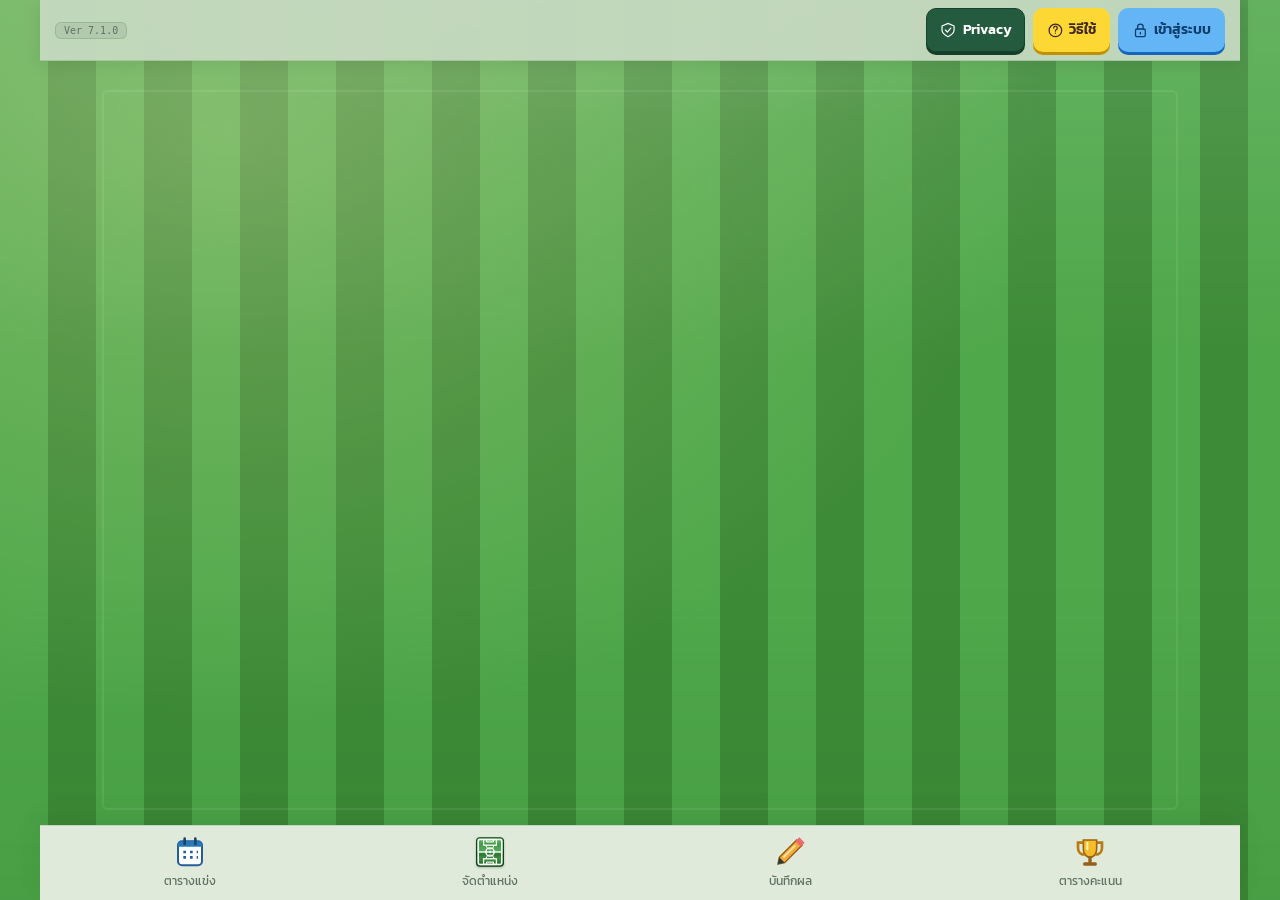
<file: index.html>
<!DOCTYPE html>
<html lang="th">
<head>
    <meta charset="UTF-8">
    <meta name="viewport" content="width=device-width, initial-scale=1.0, viewport-fit=cover">
    <title>TK7  FridayNight</title>
<meta name="referrer" content="no-referrer">
<meta http-equiv="Content-Security-Policy" content="object-src 'none'; base-uri 'self'; upgrade-insecure-requests">

 <meta name="theme-color" content="#103d2b">

    <meta name="apple-mobile-web-app-title" content="TK7">
    <link rel="icon" type="image/png" sizes="32x32" href="assets/icons/icon-32.png?v=7.1.0">
    <link rel="icon" type="image/png" sizes="48x48" href="assets/icons/icon-48.png?v=7.1.0">
    <link rel="apple-touch-icon" sizes="180x180" href="assets/icons/icon-180.png?v=7.1.0">
    <link rel="manifest" href="manifest.json?v=7.1.0">
    <link rel="preconnect" href="https://fonts.googleapis.com">
    <link rel="preconnect" href="https://fonts.gstatic.com" crossorigin>
    <link href="https://fonts.googleapis.com/css2?family=Kanit:wght@300;400;600;700&display=swap" rel="stylesheet">

    <script src="vendor/supabase-2.119.0.js" integrity="sha384-uteMfOloLDGt042uDz+xHGF3ym63/WQ6rFq7murQRG8Ih7QrXGEGNtWd8688sb4O" crossorigin="anonymous"></script>
    <script src="vendor/morphdom-2.7.0.min.js" integrity="sha384-GvO679xZge/ZQsypeI50Wg7FqQIjFNfdoVpniNdlJ0H3z/+RxLNIUBMDhvtU018w" crossorigin="anonymous"></script>
    <link rel="stylesheet" href="css/app.css?v=7.1.0">
    <link rel="stylesheet" href="css/motion.css?v=7.1.0">
    <link rel="stylesheet" href="css/support-panels.css?v=7.1.0">
    <link rel="stylesheet" href="css/speed-dial.css?v=7.1.0">
    <link rel="stylesheet" href="line-registration/team-card.css?v=7.1.0">
    <link rel="stylesheet" href="line-registration/privacy-control.css?v=7.1.0">
</head>
<body>
    <svg xmlns="http://www.w3.org/2000/svg" width="0" height="0" style="position:absolute;overflow:hidden" aria-hidden="true">
        <symbol id="icon-football-pitch" viewBox="0 0 24 24">
            <rect x="1.5" y="1" width="21" height="22" rx="3" fill="#0d3b12"/>
            <rect x="2.2" y="1.7" width="19.6" height="20.6" rx="2.2" fill="#2e7d32"/>
            <rect x="2.2" y="1.7" width="19.6" height="10.3" rx="2.2" fill="#43a047"/>
            <rect x="2.2" y="1.7" width="19.6" height="3.4" fill="#81c784" opacity=".28"/>
            <rect x="2.2" y="8.5" width="19.6" height="3.4" fill="#81c784" opacity=".18"/>
            <rect x="2.2" y="15.3" width="19.6" height="3.4" fill="#81c784" opacity=".18"/>
            <rect x="3.2" y="2.7" width="17.6" height="18.6" rx="1.2" fill="none" stroke="#fff" stroke-width="1.15"/>
            <line x1="3.2" y1="12" x2="20.8" y2="12" stroke="#fff" stroke-width="1.05"/>
            <circle cx="12" cy="12" r="3.1" fill="none" stroke="#fff" stroke-width="1.05"/>
            <circle cx="12" cy="12" r="0.85" fill="#fff"/>
            <rect x="7.2" y="2.7" width="9.6" height="4.2" fill="none" stroke="#fff" stroke-width=".95"/>
            <rect x="7.2" y="17.1" width="9.6" height="4.2" fill="none" stroke="#fff" stroke-width=".95"/>
            <rect x="9.4" y="2.7" width="5.2" height="1.7" fill="none" stroke="#fff" stroke-width=".85"/>
            <rect x="9.4" y="19.6" width="5.2" height="1.7" fill="none" stroke="#fff" stroke-width=".85"/>
            <path d="M9.2 6.9a2.8 2.8 0 0 0 5.6 0" fill="none" stroke="#fff" stroke-width=".8"/>
            <path d="M9.2 17.1a2.8 2.8 0 0 1 5.6 0" fill="none" stroke="#fff" stroke-width=".8"/>
        </symbol>
    </svg>

    <div id="app">
        <div id="auth-section">
    <div class="auth-meta">
        <span class="version-tag">Ver 7.1.0</span>
        <span id="user-info"></span>
    </div>
    <div class="auth-user-controls">
        <a class="tk7-privacy-button" href="privacy.html" target="_blank" rel="noopener noreferrer" title="ดูรายละเอียดและขอแก้ไขหรือลบข้อมูล" aria-label="ความเป็นส่วนตัว"><span class="tk7-privacy-icon" aria-hidden="true"><span data-tk7-icon="shield" aria-hidden="true"></span></span><span class="auth-control-text">Privacy</span></a>
        <button id="help-btn" class="btn-help" type="button" title="วิธีใช้งาน" aria-label="วิธีใช้งาน"><span class="tk7-auth-label"><span data-tk7-icon="help" aria-hidden="true"></span><span class="auth-control-text">วิธีใช้</span></span></button>
        <button type="button" id="claim-superadmin-btn" class="export-btn" style="display:none;background:#f0b27a;color:#2a3d2e;" title="ตั้ง Superadmin คนแรก"><span class="tk7-auth-label"><span data-tk7-icon="shield" aria-hidden="true"></span><span class="auth-control-text">Superadmin</span></span></button>
        <button id="members-btn" class="btn-secondary" style="display: none;" title="สมาชิก" aria-label="สมาชิก"><span class="tk7-auth-label"><span data-tk7-icon="users" aria-hidden="true"></span><span class="auth-control-text">สมาชิก</span></span></button>
        <button id="login-btn" class="btn-secondary" title="เข้าสู่ระบบ"><span class="tk7-auth-label"><span data-tk7-icon="lock" aria-hidden="true"></span><span>เข้าสู่ระบบ</span></span></button>
        <button id="logout-btn" class="btn-danger" title="ออกจากระบบ"><span data-tk7-icon="logout" aria-hidden="true"></span><span class="label-full">ออกจากระบบ</span><span class="label-short">ลงชื่อออก</span></button>
    </div>
</div>
<div id="pending-approval-banner" style="display: none; background: #5d4037; color: #ffe0b2; text-align: center; padding: 10px 15px; font-size: 14px; border-bottom: 1px solid #6d4c41;">
    <span data-tk7-icon="clock" aria-hidden="true"></span> บัญชีของคุณรอการอนุมัติจาก Superadmin — ยังไม่สามารถจัดการตารางได้
</div>

        <div id="score-save-status" hidden role="status" style="padding:10px 16px;background:#fff3d1;color:#4c3c14"><span></span> <button type="button" id="retry-score-save-btn">ลองบันทึกอีกครั้ง</button></div>
        <main id="content">
            <div id="page-setup" class="page">
                <div id="setup-content-wrapper">
                    <div class="page-header"><h1><span data-tk7-icon="ball" aria-hidden="true"></span> ตั้งค่าการแข่งขัน</h1></div>
                    <div class="setup-right-col">
                        <div class="card setup-settings-card">
                            <div class="form-group setup-field-date"><label for="match-date"><span data-tk7-icon="calendar" aria-hidden="true"></span> วันที่แข่งขัน</label><input type="date" id="match-date"></div>
                            <div class="form-group setup-field-minutes">
                                <label for="time-per-match"><span class="label-full"><span data-tk7-icon="clock" aria-hidden="true"></span> เวลาแข่งขัน (นาที)</span><span class="label-short"><span data-tk7-icon="clock" aria-hidden="true"></span> นาที/แมตช์</span></label>
                                <div class="custom-number-input">
                                    <button class="num-stepper-btn" data-op="-1" data-target="time-per-match">-</button>
                                    <input type="number" id="time-per-match" value="8" step="1" min="1">
                                    <button class="num-stepper-btn" data-op="1" data-target="time-per-match">+</button>
                                </div>
                            </div>
                            <div class="form-group setup-field-start">
                                <label for="start-time"><span class="label-full"><span data-tk7-icon="clock" aria-hidden="true"></span> เวลาเริ่มแข่งขัน</span><span class="label-short"><span data-tk7-icon="clock" aria-hidden="true"></span> เวลาเริ่ม</span></label>
                                <input type="time" id="start-time" value="20:00">
                            </div>
                        </div>
                        <div class="card" id="advanced-options-card">
                            <div id="template-selector-container" class="form-group" style="display: none;">
                               <label for="template-selector"><span data-tk7-icon="list" aria-hidden="true"></span> รูปแบบตาราง</label>
                               <div style="display: flex; gap: 8px;">
                                    <select id="template-selector" style="flex-grow: 1;"></select>
                                    <button id="manage-templates-btn" class="export-btn btn-manage" type="button"><span data-tk7-icon="settings" aria-hidden="true"></span> จัดการ</button>
                                </div>
                            </div>
                        </div>
                        <div class="card" id="schedule-preview-card" style="display: none;">
                            <div id="schedule-preview-content"></div>
                            <p class="opener-pick-hint">แตะสีทีมเพื่อเลือกเอง หรือกดสุ่มคู่เปิดสนาม</p>
                            <select id="lock-team-1" hidden aria-hidden="true"></select>
                            <select id="lock-team-2" hidden aria-hidden="true"></select>
                        </div>
                    </div>
                    <div class="card setup-teams-card">
                        <h2><span data-tk7-icon="check" aria-hidden="true"></span> เลือกทีมที่เข้าร่วม</h2>
                        <div id="team-toggle-container"></div>
                    </div>
                    <button id="generate-schedule-btn" class="btn btn-primary"><span data-tk7-icon="save" aria-hidden="true"></span> บันทึกตารางแข่งขัน</button>
                </div>
                <div id="setup-login-prompt"></div>
            </div>
            
            <div id="page-schedule" class="page">
                <div class="page-header"><h1><span data-tk7-icon="calendar" aria-hidden="true"></span> ตารางการแข่งขัน</h1><button id="export-schedule-btn" class="export-btn line-share-btn" type="button"><svg class="line-icon" viewBox="0 0 24 24" aria-hidden="true"><path fill="currentColor" d="M19.365 9.863c.349 0 .63.285.63.631 0 .345-.281.63-.63.63H17.61v1.125h1.755c.349 0 .63.283.63.63 0 .344-.281.629-.63.629h-2.386c-.345 0-.627-.285-.627-.629V8.108c0-.345.282-.63.63-.63h2.386c.346 0 .627.285.627.63s-.281.63-.627.63H17.61v1.125h1.755zm-3.855 3.016c0 .27-.174.51-.432.596-.064.021-.133.031-.199.031-.211 0-.391-.09-.51-.25l-2.443-3.317v2.94c0 .344-.279.629-.631.629-.346 0-.626-.285-.626-.629V8.108c0-.27.173-.51.43-.595.06-.023.136-.033.194-.033.195 0 .375.104.495.254l2.462 3.33V8.108c0-.345.282-.63.63-.63.345 0 .63.285.63.63v4.771zm-5.741 0c0 .344-.282.629-.631.629-.345 0-.627-.285-.627-.629V8.108c0-.345.282-.63.627-.63.349 0 .631.285.631.63v4.771zm-2.466.629H4.917c-.345 0-.63-.285-.63-.629V8.108c0-.345.285-.63.63-.63.348 0 .63.285.63.63v4.141h1.756c.348 0 .629.283.629.63 0 .344-.282.629-.629.629M24 10.3C24 4.857 18.615.726 12 .726S0 4.857 0 10.3c0 4.812 4.269 8.842 10.03 9.608.391.084.922.258 1.057.469.122.192.08.492.039.682l-.169.975c-.052.303-.231 1.185 1.049.645 1.291-.539 6.916-4.078 9.436-6.975C23.176 14.393 24 12.458 24 10.3"/></svg><span>แชร์ LINE</span></button></div>
                <div class="date-selector-container">
                    <select id="schedule-date-selector"></select>
                    <span id="schedule-template-info" class="template-info-badge" style="display: none;"></span>
                    <button id="delete-day-btn" class="delete-day-btn" title="ลบข้อมูลของวันนี้">
                        <svg xmlns="http://www.w3.org/2000/svg" width="16" height="16" fill="currentColor" viewBox="0 0 16 16"><path d="M6.5 1h3a.5.5 0 0 1 .5.5v1H6v-1a.5.5 0 0 1 .5-.5M11 2.5v-1A1.5 1.5 0 0 0 9.5 0h-3A1.5 1.5 0 0 0 5 1.5v1H1.5a.5.5 0 0 0 0 1h.538l.853 10.66A2 2 0 0 0 4.885 16h6.23a2 2 0 0 0 1.994-1.84l.853-10.66h.538a.5.5 0 0 0 0-1zm1.958 1-.846 10.58a1 1 0 0 1-.997.92h-6.23a1 1 0 0 1-.997-.92L3.042 3.5zm-7.487 1a.5.5 0 0 1 .528.47l.5 8.5a.5.5 0 0 1-.998.06L5 5.03a.5.5 0 0 1 .47-.53Zm5.058 0a.5.5 0 0 1 .47.53l-.5 8.5a.5.5 0 1 1-.998-.06l.5-8.5a.5.5 0 0 1 .528-.47M8 4.5a.5.5 0 0 1 .5.5v8.5a.5.5 0 0 1-1 0V5a.5.5 0 0 1 .5-.5"/></svg>
                    </button>
                </div>
                <div class="card" id="schedule-opener-card" style="display: none;">
                    <div id="schedule-opener-content"></div>
                    <p class="opener-pick-hint">แตะสีทีมหรือกดสุ่ม แล้วกดอัปเดตเพื่อสร้างตารางใหม่ทั้งชุด</p>
                    <button type="button" id="schedule-update-btn" class="btn btn-warning" style="display: none; width: 100%; margin-top: 12px;"><span data-tk7-icon="save" aria-hidden="true"></span> อัปเดตตารางแข่งขัน</button>
                </div>
                <div id="schedule-container"></div>
            </div>

            <div id="page-scores" class="page">
                <div class="page-header"><h1><span data-tk7-icon="edit" aria-hidden="true"></span> ผลการแข่งขัน</h1><button id="export-scores-btn" class="export-btn line-share-btn" type="button"><svg class="line-icon" viewBox="0 0 24 24" aria-hidden="true"><path fill="currentColor" d="M19.365 9.863c.349 0 .63.285.63.631 0 .345-.281.63-.63.63H17.61v1.125h1.755c.349 0 .63.283.63.63 0 .344-.281.629-.63.629h-2.386c-.345 0-.627-.285-.627-.629V8.108c0-.345.282-.63.63-.63h2.386c.346 0 .627.285.627.63s-.281.63-.627.63H17.61v1.125h1.755zm-3.855 3.016c0 .27-.174.51-.432.596-.064.021-.133.031-.199.031-.211 0-.391-.09-.51-.25l-2.443-3.317v2.94c0 .344-.279.629-.631.629-.346 0-.626-.285-.626-.629V8.108c0-.27.173-.51.43-.595.06-.023.136-.033.194-.033.195 0 .375.104.495.254l2.462 3.33V8.108c0-.345.282-.63.63-.63.345 0 .63.285.63.63v4.771zm-5.741 0c0 .344-.282.629-.631.629-.345 0-.627-.285-.627-.629V8.108c0-.345.282-.63.627-.63.349 0 .631.285.631.63v4.771zm-2.466.629H4.917c-.345 0-.63-.285-.63-.629V8.108c0-.345.285-.63.63-.63.348 0 .63.285.63.63v4.141h1.756c.348 0 .629.283.629.63 0 .344-.282.629-.629.629M24 10.3C24 4.857 18.615.726 12 .726S0 4.857 0 10.3c0 4.812 4.269 8.842 10.03 9.608.391.084.922.258 1.057.469.122.192.08.492.039.682l-.169.975c-.052.303-.231 1.185 1.049.645 1.291-.539 6.916-4.078 9.436-6.975C23.176 14.393 24 12.458 24 10.3"/></svg><span>แชร์ LINE</span></button></div>
                 <div class="date-selector-container"><select id="scores-date-selector"></select></div>
                 <div id="scores-container"></div>
            </div>

            <div id="page-leaderboard" class="page">
                 <div class="page-header"><h1><span data-tk7-icon="chart" aria-hidden="true"></span> ตารางคะแนน</h1><button id="export-leaderboard-btn" class="export-btn line-share-btn" type="button"><svg class="line-icon" viewBox="0 0 24 24" aria-hidden="true"><path fill="currentColor" d="M19.365 9.863c.349 0 .63.285.63.631 0 .345-.281.63-.63.63H17.61v1.125h1.755c.349 0 .63.283.63.63 0 .344-.281.629-.63.629h-2.386c-.345 0-.627-.285-.627-.629V8.108c0-.345.282-.63.63-.63h2.386c.346 0 .627.285.627.63s-.281.63-.627.63H17.61v1.125h1.755zm-3.855 3.016c0 .27-.174.51-.432.596-.064.021-.133.031-.199.031-.211 0-.391-.09-.51-.25l-2.443-3.317v2.94c0 .344-.279.629-.631.629-.346 0-.626-.285-.626-.629V8.108c0-.27.173-.51.43-.595.06-.023.136-.033.194-.033.195 0 .375.104.495.254l2.462 3.33V8.108c0-.345.282-.63.63-.63.345 0 .63.285.63.63v4.771zm-5.741 0c0 .344-.282.629-.631.629-.345 0-.627-.285-.627-.629V8.108c0-.345.282-.63.627-.63.349 0 .631.285.631.63v4.771zm-2.466.629H4.917c-.345 0-.63-.285-.63-.629V8.108c0-.345.285-.63.63-.63.348 0 .63.285.63.63v4.141h1.756c.348 0 .629.283.629.63 0 .344-.282.629-.629.629M24 10.3C24 4.857 18.615.726 12 .726S0 4.857 0 10.3c0 4.812 4.269 8.842 10.03 9.608.391.084.922.258 1.057.469.122.192.08.492.039.682l-.169.975c-.052.303-.231 1.185 1.049.645 1.291-.539 6.916-4.078 9.436-6.975C23.176 14.393 24 12.458 24 10.3"/></svg><span>แชร์ LINE</span></button></div>
                 <div class="date-selector-container"><select id="leaderboard-date-selector"></select></div>
                 <div id="leaderboard-container" class="leaderboard-container"></div>
            </div>

            <div id="page-lineup" class="page">
                <div class="page-header">
                    <h1><svg class="page-title-icon pitch-icon" viewBox="0 0 24 24" aria-hidden="true"><use href="#icon-football-pitch"/></svg>จัดตำแหน่ง</h1>
                    <div id="lineup-share-menu" class="lineup-share-menu"><button id="share-lineup-btn" class="export-btn" type="button"><svg class="media-share-icon" viewBox="0 0 24 24" aria-hidden="true"><path d="M8 6l1.5-2h5L16 6h4a2 2 0 0 1 2 2v11a2 2 0 0 1-2 2H4a2 2 0 0 1-2-2V8a2 2 0 0 1 2-2z" fill="#2879b9"/><circle cx="12" cy="13" r="5" fill="#fff"/><circle cx="12" cy="13" r="3" fill="#164c78"/><circle cx="19" cy="9" r="1" fill="#d7efff"/></svg><span>แชร์ภาพ</span></button><button type="button" id="lineup-video"><span class="media-rec" aria-hidden="true"><i></i>REC</span><span>แชร์วิดีโอ</span></button></div>
                </div>
                <div class="card lineup-compact-card">
                    <h2><span data-tk7-icon="shirt" aria-hidden="true"></span>เลือกทีม</h2>
                    <div id="lineup-team-chips" class="lineup-team-chips"></div>
                </div>
                <div class="card lineup-compact-card">
                    <div class="lineup-tools lineup-toolbar" id="lineup-tools" aria-label="เครื่องมือจัดตำแหน่ง">
                        <select id="formation-chips" aria-label="แผนการเล่น" title="แผนการเล่น"></select>
                        <button type="button" id="lineup-play" aria-label="เล่นแผน" title="เล่นแผน"><span data-tk7-icon="play" aria-hidden="true"></span></button>
                        <button type="button" id="lineup-reset-points" aria-label="คืนตำแหน่งและล้างทางวิ่ง" title="คืนตำแหน่งและล้างทางวิ่ง"><span data-tk7-icon="reset" aria-hidden="true"></span></button>
                        <div class="lineup-time-control">
                            <button type="button" id="lineup-duration-trigger" aria-label="ระยะเวลาเล่นแผน" aria-expanded="false" aria-controls="lineup-duration-menu" title="ระยะเวลาเล่นแผน">
                            <svg viewBox="0 0 24 24" aria-hidden="true"><g fill="none" stroke="currentColor" stroke-width="1.8" stroke-linecap="round" stroke-linejoin="round"><circle cx="12" cy="14" r="8"/><path d="M9 2h6m-3 0v4m0 4v4l3 2M18 6l2-2"/></g></svg>
                            <span id="lineup-duration-value">4s</span><span class="time-chevron" aria-hidden="true"></span></button>
                            <div id="lineup-duration-menu" class="lineup-duration-menu" popover="auto" role="group" aria-label="เลือกระยะเวลา">
                                <button type="button" data-duration="2000" aria-pressed="false">2s</button>
                                <button type="button" data-duration="4000" aria-pressed="true">4s</button>
                                <button type="button" data-duration="6000" aria-pressed="false">6s</button>
                            </div>
                            <select id="lineup-duration" aria-label="ระยะเวลาเล่นแผน" hidden><option value="2000">2s</option><option value="4000" selected>4s</option><option value="6000">6s</option></select>
                        </div>
                        <select id="lineup-runner" aria-label="ผู้เล่นที่เลือก" hidden></select>
                    </div>
                    <p class="lineup-hint lineup-status-only" id="lineup-tactic-hint" role="status"></p>
                    <div class="lineup-route-space">
                        <div id="lineup-selected-route" class="lineup-selected-route" hidden>
                            <span id="lineup-selected-label"></span>
                            <button type="button" id="lineup-clear-route" title="ล้างทางวิ่งคนที่เลือก" aria-label="ล้างทางวิ่งคนที่เลือก"><span data-tk7-icon="trash" aria-hidden="true"></span></button>
                        </div>
                    </div>
                    <div class="pitch-wrap">
                        <div id="lineup-pitch" class="pitch">
                            <div class="pitch-half"></div>
                            <div class="pitch-box pitch-box-top"></div>
                            <div class="pitch-box pitch-box-bottom"></div>
                            <div class="pitch-six pitch-six-top"></div>
                            <div class="pitch-six pitch-six-bottom"></div>
                            <div class="pitch-goal pitch-goal-top"></div>
                            <div class="pitch-goal pitch-goal-bottom"></div>
                        </div>
                    </div>
                </div>
            </div>
        </main>
        
        <nav class="bottom-nav">
            <button class="nav-btn" data-page="page-setup"><span class="icon"><span data-tk7-icon="settings" aria-hidden="true"></span></span>จัดการทีม</button>
            <button class="nav-btn" data-page="page-schedule"><span class="icon"><span data-tk7-icon="calendar" aria-hidden="true"></span></span>ตารางแข่ง</button>
            <button class="nav-btn" data-page="page-lineup"><span class="icon"><svg class="icon-svg pitch-icon" viewBox="0 0 24 24" aria-hidden="true"><use href="#icon-football-pitch"/></svg></span>จัดตำแหน่ง</button>
            <button class="nav-btn" data-page="page-scores"><span class="icon"><span data-tk7-icon="edit" aria-hidden="true"></span></span>บันทึกผล</button>
            <button class="nav-btn" data-page="page-leaderboard"><span class="icon"><span data-tk7-icon="trophy" aria-hidden="true"></span></span>ตารางคะแนน</button>
        </nav>
    </div>
    
    <div id="login-modal" class="modal">
    <div class="modal-content auth-card">
        <button type="button" class="close-modal-btn auth-close" aria-label="ปิดหน้าต่างเข้าสู่ระบบ">×</button>
        <div class="auth-brand"><img src="assets/icons/icon-192.png?v=7.1.0" width="64" height="64" alt="ตราสโมสร TK7"><div><strong>TK7</strong><span>FRIDAY NIGHT FOOTBALL</span></div></div>
        <p class="auth-welcome">จัดทีม วางแผน พร้อมลงสนาม</p>
        <h2 id="auth-modal-title"><span data-tk7-icon="lock" aria-hidden="true"></span> เข้าสู่ระบบ</h2>
        <div class="share-mode-btns auth-switch" style="margin-top: 0;" aria-label="เลือกเข้าสู่ระบบหรือสมัครสมาชิก">
            <button type="button" class="share-mode-btn active" id="auth-tab-login" data-auth-tab="login" aria-pressed="true">เข้าสู่ระบบ</button>
            <button type="button" class="share-mode-btn" id="auth-tab-signup" data-auth-tab="signup" aria-pressed="false">สมัครสมาชิก</button>
        </div>
        <form id="login-form">
            <div class="form-group"><label for="login-email">อีเมล</label><input type="email" id="login-email" required autocomplete="username" placeholder="you@example.com"></div>
            <div class="form-group"><label for="login-password">รหัสผ่าน</label><input type="password" id="login-password" required minlength="6" autocomplete="current-password"></div>
            <button type="submit" class="btn btn-primary">เข้าสู่ระบบ</button>
        </form>
        <form id="signup-form" style="display: none;">
            <div class="form-group"><label for="signup-name">ชื่อที่แสดง</label><input type="text" id="signup-name" required maxlength="40" autocomplete="nickname" placeholder="ชื่อที่เพื่อนเรียก"></div>
            <div class="form-group"><label for="signup-email">อีเมล</label><input type="email" id="signup-email" required autocomplete="email" placeholder="you@example.com"></div>
            <div class="form-group"><label for="signup-password">รหัสผ่าน</label><input type="password" id="signup-password" required minlength="15" autocomplete="new-password" aria-describedby="signup-password-hint"><small id="signup-password-hint">อย่างน้อย 15 ตัวอักษร</small></div>
            <p class="auth-approval-note">บัญชีผู้ดูแลต้องได้รับการอนุมัติจาก Superadmin ก่อนจัดการข้อมูลได้</p>
            <button type="submit" class="btn btn-primary">สมัครสมาชิก</button>
        </form>
        <p id="forgot-password-wrap" style="text-align: center; margin-top: 15px;">
            <a href="#" id="forgot-password-link" style="color: var(--primary-color); font-size: 14px;">ลืมรหัสผ่าน?</a>
        </p>
        <a class="auth-privacy" href="privacy.html" target="_blank" rel="noopener noreferrer">ความเป็นส่วนตัวและการดูแลข้อมูล</a>
    </div>
</div>

    <div id="members-modal" class="modal" role="dialog" aria-modal="true" aria-labelledby="members-title">
        <div class="modal-content"><button type="button" class="close-modal-btn" aria-label="ปิดสมาชิก">×</button><h2 id="members-title"><span data-tk7-icon="users" aria-hidden="true"></span> สมาชิกและสิทธิ์</h2><p class="support-intro">ตรวจคำขอสมัคร และจัดการสิทธิ์ผู้ดูแลระบบ</p>
            <div id="members-list"></div>
        </div>
    </div>

<!-- เพิ่ม Modal สำหรับตั้งรหัสผ่านใหม่ (ซ่อนไว้ก่อน) -->
<div id="reset-password-modal" class="modal">
    <div class="modal-content">
        <span class="close-modal-btn" title="ปิด">×</span>
        <h2><span data-tk7-icon="lock" aria-hidden="true"></span> ตั้งรหัสผ่านใหม่</h2>
        <p style="text-align:center;color:var(--text-muted);font-size:14px;margin-bottom:16px;">
            คุณมาจากลิงก์รีเซ็ตรหัสในอีเมล<br>กรอกรหัสผ่านใหม่ด้านล่าง แล้วกดบันทึก
        </p>
        <form id="reset-password-form">
            <div class="form-group">
                <label for="new-password">รหัสผ่านใหม่ (อย่างน้อย 15 ตัว)</label>
                <input type="password" id="new-password" required minlength="15" autocomplete="new-password">
            </div>
            <div class="form-group">
                <label for="new-password-confirm">ยืนยันรหัสผ่านใหม่</label>
                <input type="password" id="new-password-confirm" required minlength="15" autocomplete="new-password">
            </div>
            <button type="submit" class="btn btn-primary">บันทึกรหัสผ่านใหม่</button>
        </form>
    </div>
</div>
    <div id="help-modal" class="modal" role="dialog" aria-modal="true" aria-labelledby="help-title">
        <div class="modal-content">
            <button type="button" class="close-modal-btn" aria-label="ปิดวิธีใช้">×</button>
            <div class="help-modal-toolbar">
                <h2 id="help-title"><span data-tk7-icon="help" aria-hidden="true"></span> วิธีใช้งาน TK7</h2>
                <button type="button" id="share-help-btn" class="export-btn line-share-btn"><svg class="line-icon" viewBox="0 0 24 24" aria-hidden="true"><path fill="currentColor" d="M19.365 9.863c.349 0 .63.285.63.631 0 .345-.281.63-.63.63H17.61v1.125h1.755c.349 0 .63.283.63.63 0 .344-.281.629-.63.629h-2.386c-.345 0-.627-.285-.627-.629V8.108c0-.345.282-.63.63-.63h2.386c.346 0 .627.285.627.63s-.281.63-.627.63H17.61v1.125h1.755zm-3.855 3.016c0 .27-.174.51-.432.596-.064.021-.133.031-.199.031-.211 0-.391-.09-.51-.25l-2.443-3.317v2.94c0 .344-.279.629-.631.629-.346 0-.626-.285-.626-.629V8.108c0-.27.173-.51.43-.595.06-.023.136-.033.194-.033.195 0 .375.104.495.254l2.462 3.33V8.108c0-.345.282-.63.63-.63.345 0 .63.285.63.63v4.771zm-5.741 0c0 .344-.282.629-.631.629-.345 0-.627-.285-.627-.629V8.108c0-.345.282-.63.627-.63.349 0 .631.285.631.63v4.771zm-2.466.629H4.917c-.345 0-.63-.285-.63-.629V8.108c0-.345.285-.63.63-.63.348 0 .63.285.63.63v4.141h1.756c.348 0 .629.283.629.63 0 .344-.282.629-.629.629M24 10.3C24 4.857 18.615.726 12 .726S0 4.857 0 10.3c0 4.812 4.269 8.842 10.03 9.608.391.084.922.258 1.057.469.122.192.08.492.039.682l-.169.975c-.052.303-.231 1.185 1.049.645 1.291-.539 6.916-4.078 9.436-6.975C23.176 14.393 24 12.458 24 10.3"/></svg><span>แชร์รูป</span></button>
            </div>
            <div class="help-scroll">
                <div id="help-infographic" class="help-infographic">
<div class="help-hero"><p class="brand">เริ่มใช้งาน TK7</p><p class="tagline">จัดทีม ลงชื่อ และติดตามการแข่งขันในที่เดียว</p></div>
<section class="help-section"><h3><span class="num">1</span> จัดการแข่งขัน</h3><div class="help-grid">
<article class="help-card"><p class="title"><span data-tk7-icon="settings" aria-hidden="true"></span> จัดการทีม</p><p>เลือกวันแข่ง ตั้งสีทีมและเวลา แล้วเปิดลงทะเบียนเมื่อพร้อมรับรายชื่อ</p></article>
<article class="help-card"><p class="title"><span data-tk7-icon="calendar" aria-hidden="true"></span> ตารางแข่งขัน</p><p>เลือกคู่เปิดสนาม กดสุ่มด้วยปุ่ม VS หรือเลือกทีมเอง แล้วกดบันทึกตาราง</p></article>
<article class="help-card"><p class="title"><span data-tk7-icon="edit" aria-hidden="true"></span> บันทึกผล</p><p>ปรับคะแนนทั้งสองฝั่งให้ครบ แล้วกดสัญลักษณ์บันทึกตรงกลาง เมื่อบันทึกแล้วปุ่มจะเปลี่ยนเป็นรีเซ็ต</p></article>
<article class="help-card"><p class="title"><span data-tk7-icon="trophy" aria-hidden="true"></span> ตารางคะแนน</p><p>ดูอันดับ คะแนน และผลต่างประตูของวันที่เลือกได้ทั้งมือถือและคอม</p></article>
</div></section>
<section class="help-section"><h3><span class="num">2</span> ลงชื่อและแชร์</h3><div class="help-grid">
<article class="help-card"><p class="title"><span data-tk7-icon="users" aria-hidden="true"></span> รายชื่อผู้เล่น</p><p>เปิดเมนูลงทะเบียนเพื่อเปิด–ปิดรับรายชื่อ เมนูแชร์และนำเข้าใช้ส่งสรุปกลุ่มใหญ่ กลุ่มย่อย หรือนำเข้าข้อความจาก LINE</p></article>
<article class="help-card"><p class="title"><span data-tk7-icon="share" aria-hidden="true"></span> ส่งผ่าน LINE</p><p>มือถือกดส่งสรุปแล้วเลือก LINE จากเมนูแชร์เครื่อง คอมเลือกแชต LINE ได้เลย กลุ่มย่อยเลือกสีทีมก่อนส่ง</p></article>
<article class="help-card"><p class="title"><span data-tk7-icon="shirt" aria-hidden="true"></span> แผนการเล่น</p><p>ลากจากผู้เล่นเพื่อวาดทางวิ่ง กดค้างแล้วลากเพื่อย้ายตำแหน่ง แตะสองครั้งเพื่อใส่ชื่อ กดเล่นเพื่อดูการเคลื่อนไหว</p></article>
<article class="help-card"><p class="title"><span data-tk7-icon="play" aria-hidden="true"></span> ภาพและวิดีโอ</p><p>ใช้ปุ่มแชร์ LINE เพื่อเลือกภาพหรือวิดีโอ วิดีโอพร้อมแล้วกดส่ง LINE หากเครื่องไม่มีตัวเลือกแชร์ไฟล์ ให้ดาวน์โหลดแล้วส่งในแชต</p></article>
</div><p class="help-note">ก่อนยืนยันนำเข้าจาก LINE ให้ตรวจวันที่ สีทีม และรายการเพิ่ม–ลบทุกครั้ง</p></section>
<section class="help-section"><h3><span class="num">3</span> บัญชีและสิทธิ์</h3><div class="help-roles"><div class="role-pill"><div class="role-name">ผู้เยี่ยมชม</div><p>ดูตาราง ผล และคะแนน ใช้แผนการเล่นชั่วคราวและแชร์ภาพได้</p></div><div class="role-pill"><div class="role-name">Admin</div><p>สมัครแล้วรออนุมัติ จึงจัดการทีม รายชื่อ ตาราง และผลแข่งขันได้</p></div><div class="role-pill"><div class="role-name">Superadmin</div><p>จัดการแข่งขันและอนุมัติหรือพักสิทธิ์ Admin ผ่านเมนูสมาชิก</p></div></div><p class="help-note">ลืมรหัสผ่าน: เปิดหน้าเข้าสู่ระบบ เลือกลืมรหัสผ่าน แล้วตั้งรหัสใหม่ผ่านลิงก์ในอีเมล</p></section>
                    <div class="help-footer">TK7 FridayNight · กดปุ่ม <span data-tk7-icon="help" aria-hidden="true"></span> วิธีใช้ มุมบนขวาได้ทุกเมื่อ</div>
                </div>
            </div>
        </div>
    </div>

    <script src="line-registration/direct-share-config.js?v=7.1.0" defer></script>
    <script type="module" src="line-registration/direct-share.mjs?v=7.1.0"></script>
    <script src="line-registration/backdrop-guard.js?v=7.1.0" defer></script>
    <script src="line-registration/icons.js?v=7.1.0" defer></script>
    <script src="line-registration/roster-summary.js?v=7.1.0" defer></script>
    <script src="line-registration/native-roster-share.js?v=7.1.0" defer></script>
    <script src="line-registration/name-paste.js?v=7.1.0" defer></script>
    <script src="line-registration/roster-text.js?v=7.1.0" defer></script>
    <script src="js/roster-import-ui.js?v=7.1.0" defer></script>
    <script src="js/speed-dial.js?v=7.1.0" defer></script>
    <script src="line-registration/admin-integration.js?v=7.1.0" defer></script>
    <script src="line-registration/browser-safety.js?v=7.1.0" defer></script>
    <script src="js/match-stats.js?v=7.1.0" defer></script>
    <script src="js/score-writer.js?v=7.1.0" defer></script>
    <script src="js/lineup-path.js?v=7.1.0" defer></script>
    <script src="js/lineup-tactics.js?v=7.1.0" defer></script>
    <script src="js/lineup-media.js?v=7.1.0" defer></script>
    <script src="js/lineup-video.js?v=7.1.0" defer></script>
    <script src="js/app.js?v=7.1.0" defer></script>

    <div id="template-manager-modal" class="modal">
        <div class="modal-content" style="max-width: 600px;">
            <span class="close-modal-btn">×</span>
            <h2><span data-tk7-icon="settings" aria-hidden="true"></span> จัดการ Template</h2>
            <div id="template-list-area" style="margin-bottom: 20px;"></div>
            <div style="border-top: 1px solid #444; pt-4">
                <h3 style="margin: 15px 0;"><span data-tk7-icon="plus" aria-hidden="true"></span> เพิ่ม Template ใหม่ (<span id="current-team-count-label">0</span> ทีม)</h3>
                <input type="text" id="new-template-name" placeholder="ชื่อตาราง เช่น พบกันหมด 2 รอบ" style="margin-bottom:10px;">
                <div id="match-input-list"></div>
                <button id="add-match-row-btn" class="btn-secondary" style="padding: 8px; font-size: 14px; margin: 10px 0;">+ เพิ่มคู่แข่งขัน</button>
                <button id="save-template-btn" class="btn btn-primary"><span data-tk7-icon="save" aria-hidden="true"></span> บันทึก Template</button>
            </div>
        </div>
    </div>

</body>
</html>
</file>
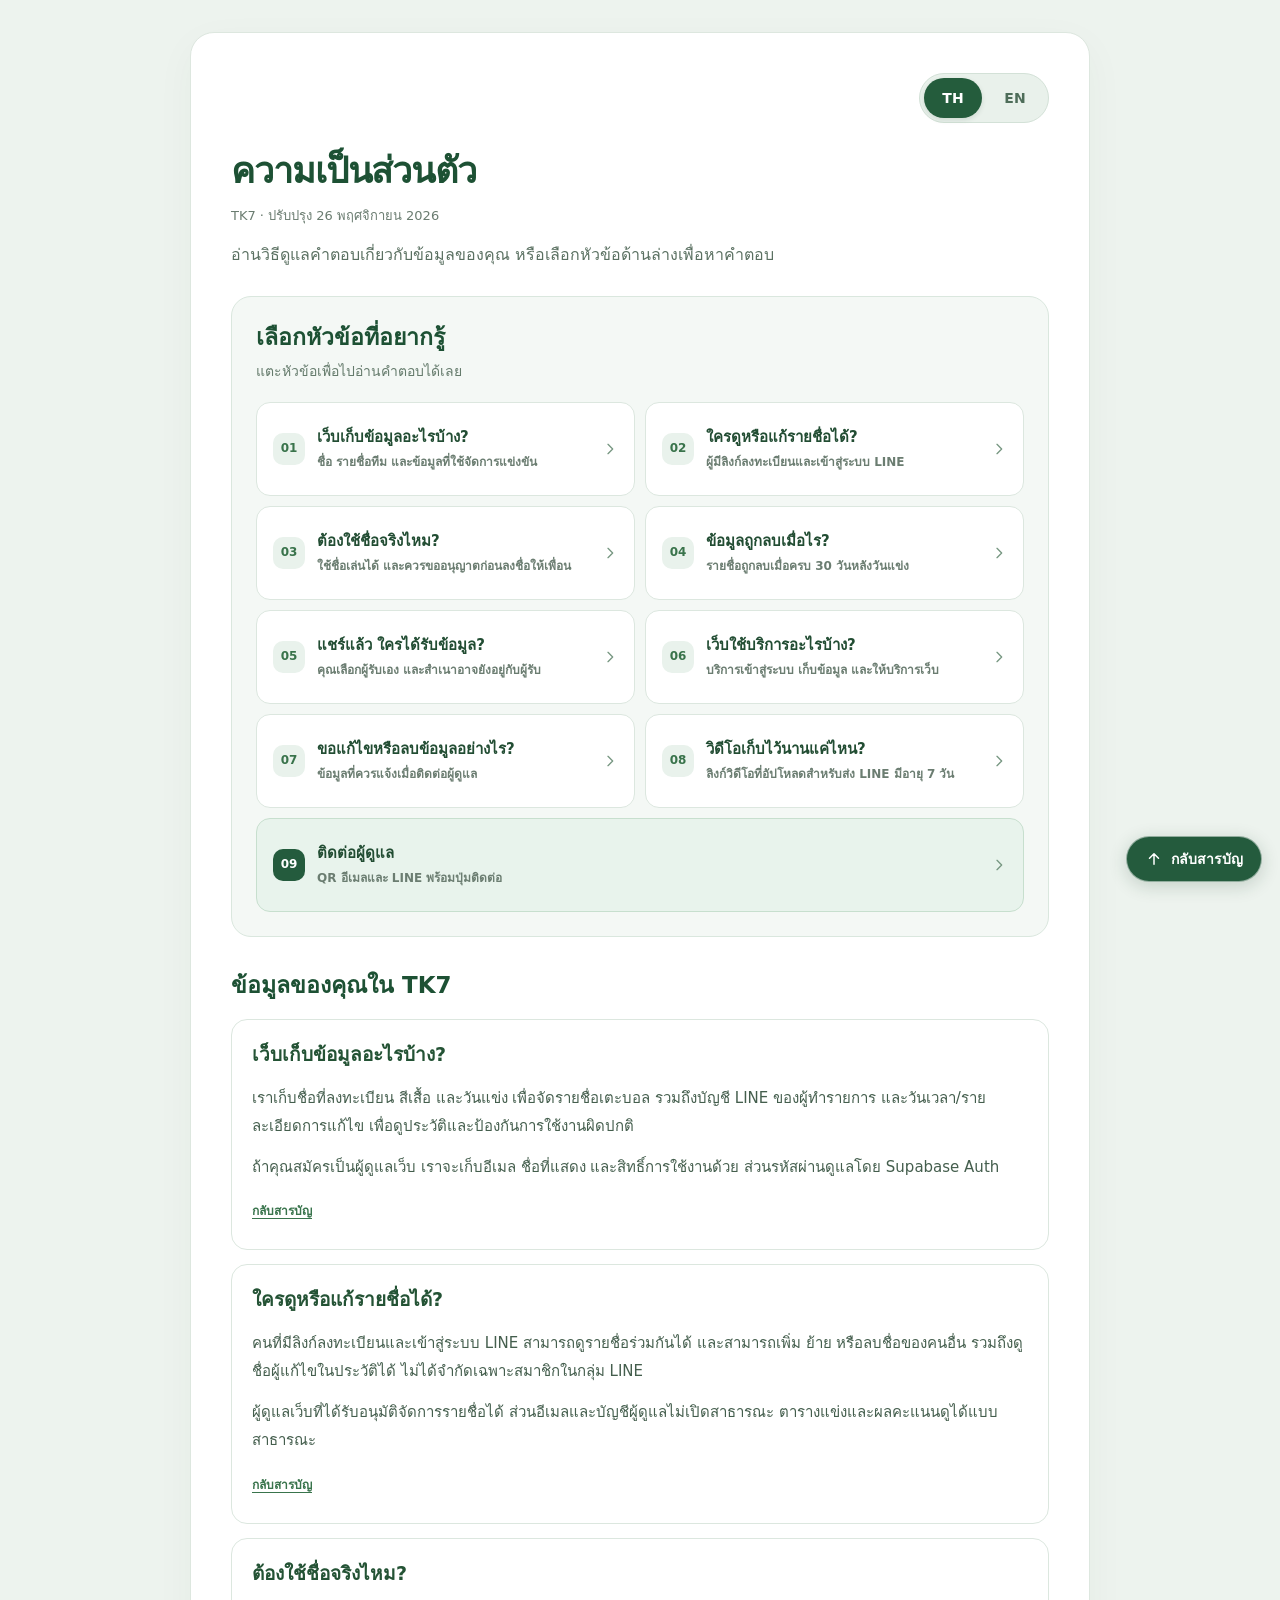
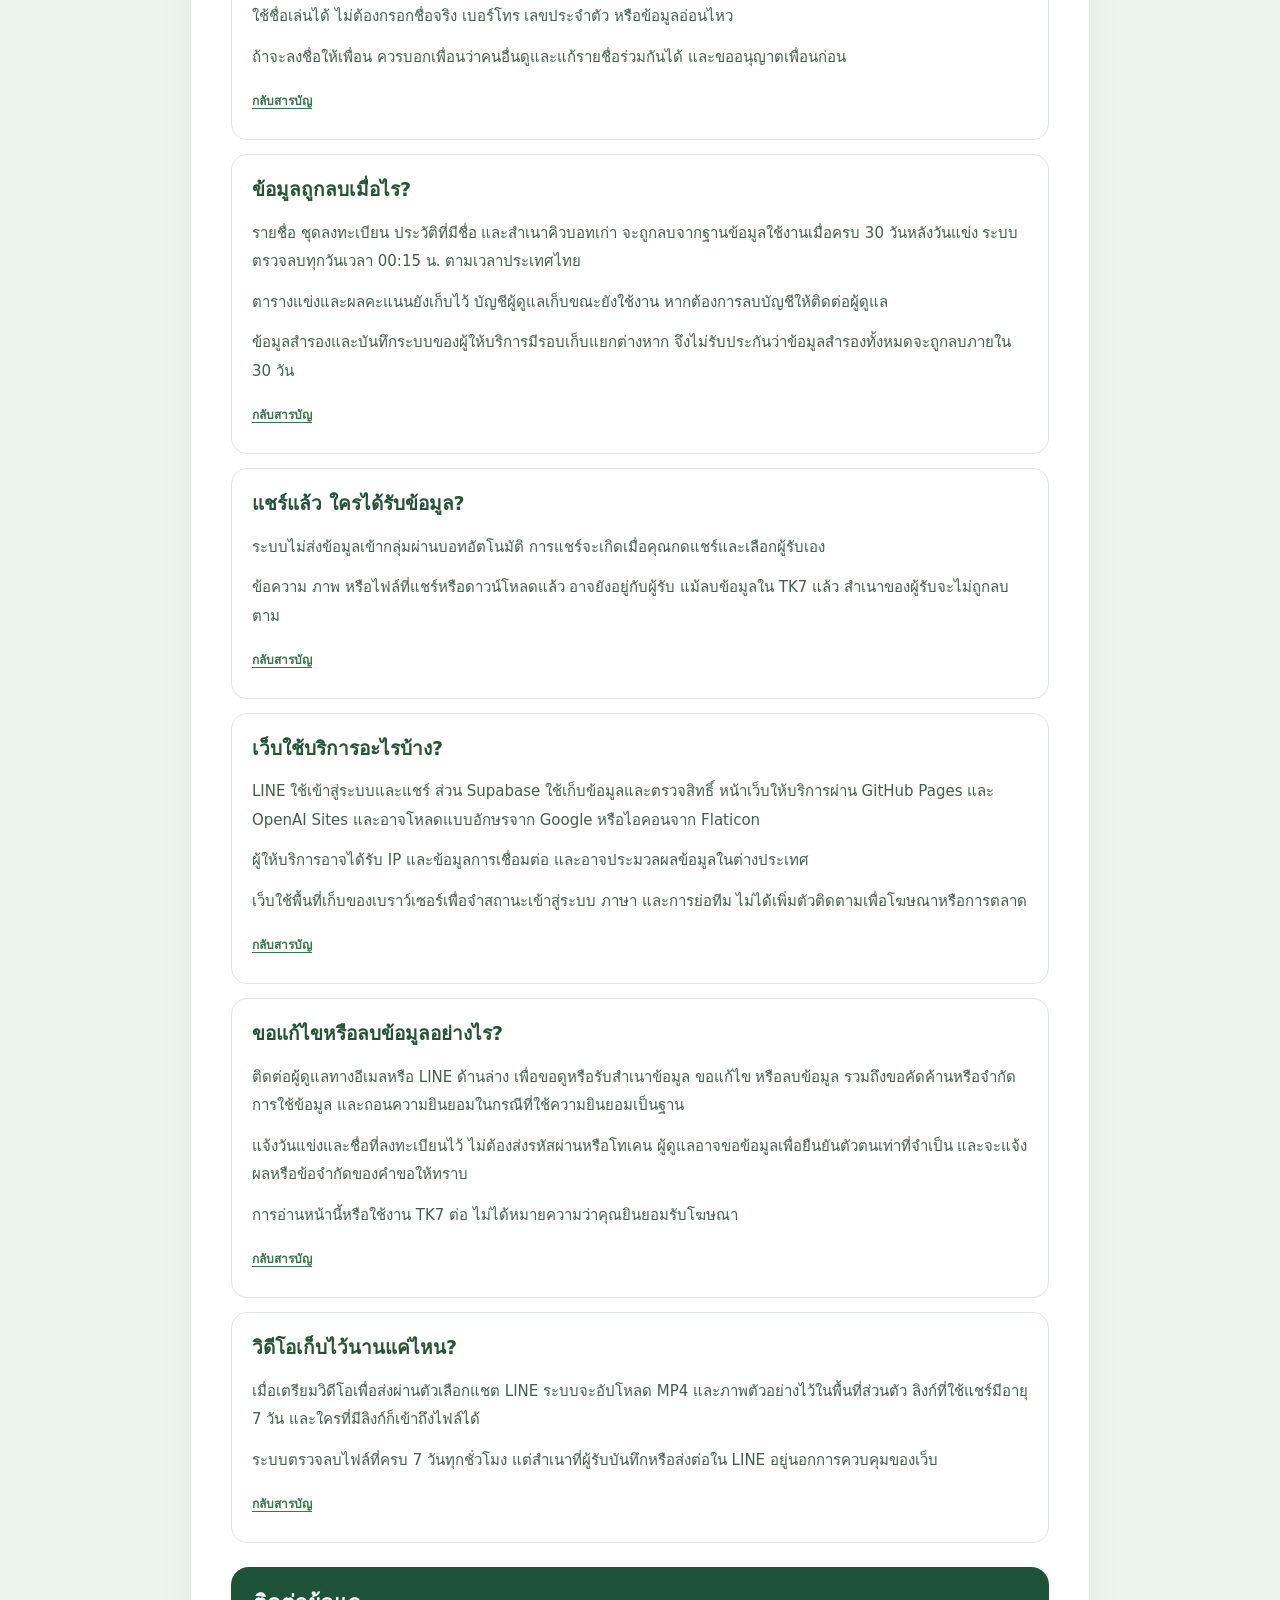
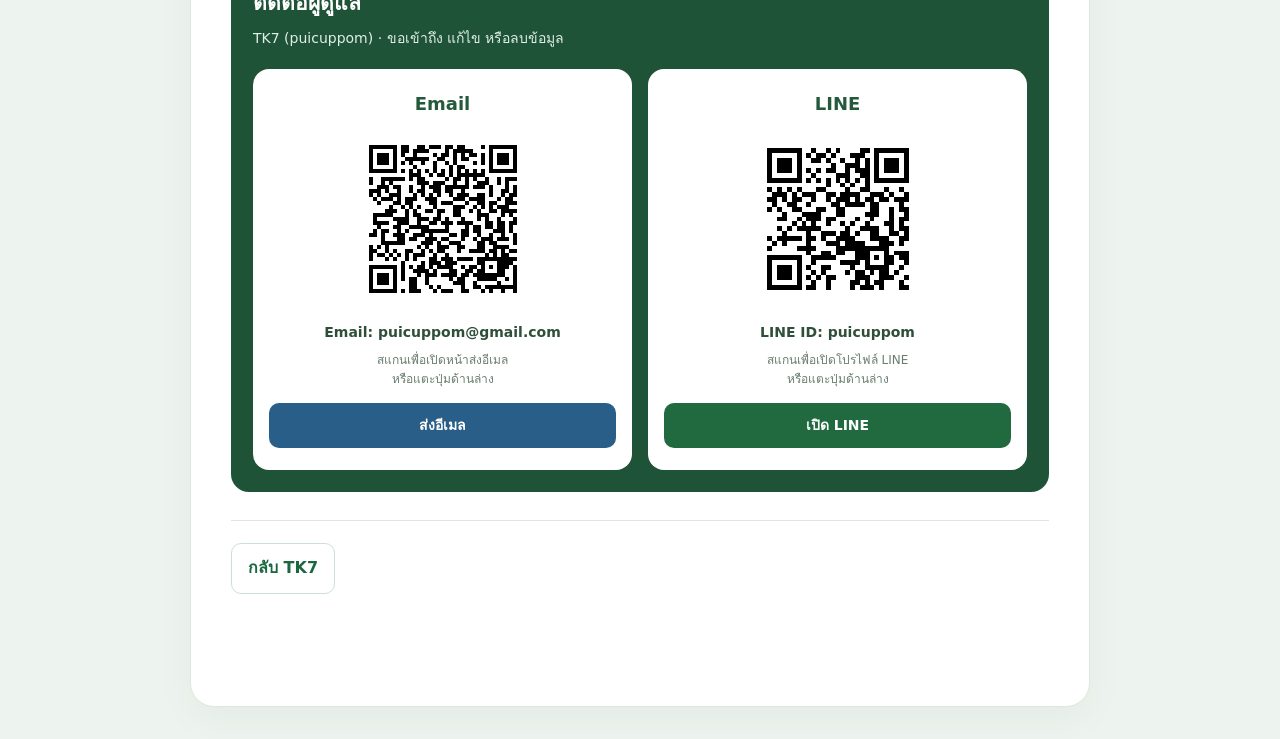
<file: privacy.html>
<!doctype html>
<html lang="th">
<head>
<meta charset="utf-8">
<meta name="viewport" content="width=device-width,initial-scale=1">
<meta name="referrer" content="no-referrer">
<meta http-equiv="Content-Security-Policy" content="default-src 'none'; style-src 'unsafe-inline'; base-uri 'none'; form-action 'none'">
<title>TK7 · ความเป็นส่วนตัว / Privacy</title>
<style>
*{box-sizing:border-box}html{scroll-behavior:smooth;scroll-padding-top:20px}body{margin:0;background:#edf3ee;color:#243c2d;font:16px/1.8 system-ui,sans-serif}main{max-width:900px;margin:32px auto;padding:40px;background:#fff;border:1px solid #dde7df;border-radius:24px;box-shadow:0 12px 40px #1c46200a}h1{font-size:clamp(25px,4vw,36px);letter-spacing:-.03em;margin:0 0 8px;line-height:1.35;color:#1d5134}h2{font-size:23px;line-height:1.4;margin:32px 0 18px;color:#1d5134}small{display:block;color:#6a7c70;font-size:13px}a{color:#1b6840;text-underline-offset:3px;overflow-wrap:anywhere}a:focus-visible,summary:focus-visible{outline:3px solid #2f759b;outline-offset:4px}nav{display:flex;gap:10px;flex-wrap:wrap;margin:22px 0}nav a{padding:8px 14px;background:#eef5f0;border:1px solid #d4e3d8;border-radius:10px;text-decoration:none;font-size:14px;font-weight:600}.privacy-lead{color:#5a7061;max-width:65ch;margin:14px 0}.contact{padding:22px;background:#1e5337;color:#fff;border-radius:18px;line-height:1.9}.contact a{color:#fff;font-weight:600}.contact strong{color:#fff}ul{list-style:none;padding:0;margin:0;display:grid;gap:14px}li{padding:20px;border:1px solid #dce7df;border-radius:16px;background:#fff;line-height:1.85;font-size:15px;overflow-wrap:anywhere}li>strong:first-child{display:block;color:#285c3c;font-size:17px;margin-bottom:8px}details{margin-top:28px;border-top:1px solid #dce7df;padding-top:20px}summary{cursor:pointer;padding:10px 0;font-size:18px;font-weight:600;color:#285c3c}details h2{margin-top:18px}.back-link{display:inline-flex;padding:10px 16px;border:1px solid #cddfd2;border-radius:10px;text-decoration:none;font-weight:600}.privacy-footer{border-top:1px solid #dce7df;margin-top:28px;padding-top:22px}@media(max-width:600px){main{margin:12px;padding:24px 18px;border-radius:20px}li{padding:17px}.contact{padding:18px}}@media(prefers-reduced-motion:reduce){html{scroll-behavior:auto}}
.contact{margin:24px 0}.contact h2{color:#fff;font-size:21px;margin:0 0 6px}.contact-lead{font-size:14px;margin:0 0 18px;color:#e0efe5}.contact-grid{display:grid;grid-template-columns:repeat(2,minmax(0,1fr));gap:16px}.contact-card{background:#fff;color:#294332;padding:22px 16px;border-radius:16px;text-align:center;min-width:0}.contact-card h3{font-size:18px;color:#245a3b;margin:0 0 12px;line-height:1.4}.contact-card svg{display:block;width:180px;max-width:100%;height:auto;margin:0 auto 12px;background:#fff;shape-rendering:crispEdges}.contact-card .contact-value{display:block;color:#304f3a;font-size:14px;font-weight:600;line-height:1.6;overflow-wrap:anywhere}.contact-card .contact-caption{font-size:12px;line-height:1.6;color:#687d6e;margin:8px 0 14px}.contact-card .contact-action{display:flex;align-items:center;justify-content:center;min-height:44px;padding:9px 12px;border-radius:10px;background:#216a40;color:#fff;font-size:14px;font-weight:600;text-decoration:none}.contact-card .email-action{background:#285e87}.contact-card .contact-action:focus-visible{outline:3px solid #eea63d;outline-offset:3px}@media(max-width:520px){.contact-grid{grid-template-columns:1fr}.contact-card{padding:18px}.contact-card svg{width:168px}}
.language-radio{position:absolute;width:1px;height:1px;clip-path:inset(50%);overflow:hidden}.language-switch{display:flex;width:max-content;gap:4px;margin:0 0 24px auto;padding:4px;background:#e9f1eb;border:1px solid #d3e1d7;border-radius:999px}.language-switch label{display:grid;place-items:center;min-width:58px;min-height:40px;padding:6px 16px;border-radius:999px;cursor:pointer;color:#4e6d59;font-size:14px;font-weight:700;line-height:1.3;transition:background .15s,color .15s}#privacy-th:checked~.language-switch label[for=privacy-th],#privacy-en:checked~.language-switch label[for=privacy-en]{background:#245c3c;color:#fff;box-shadow:0 2px 5px #12351d20}#privacy-th:focus-visible~.language-switch label[for=privacy-th],#privacy-en:focus-visible~.language-switch label[for=privacy-en]{outline:3px solid #e9a339;outline-offset:2px}.lang-en{display:none}#privacy-en:checked~.lang-th,#privacy-en:checked~* .lang-th{display:none}#privacy-en:checked~.lang-en{display:block}#privacy-en:checked~* .lang-en{display:revert}nav>a.lang-en{display:none}#privacy-en:checked~nav>a.lang-en{display:block}section[lang=en]{scroll-margin-top:20px}.contact-value{user-select:all}@media(prefers-reduced-motion:reduce){.language-switch label{transition:none}}

.privacy-index{padding:24px;margin:26px 0 32px;background:#f4f8f5;border:1px solid #dae7de;border-radius:20px;scroll-margin-top:18px}.privacy-index h2{margin:0;font-size:23px}.toc-intro{font-size:14px;color:#657b6c;margin:6px 0 18px}.privacy-toc{display:grid;grid-template-columns:repeat(2,minmax(0,1fr));gap:10px;margin:0}.privacy-toc>a{display:flex;align-items:center;gap:12px;min-height:94px;margin:0;padding:16px;background:#fff;border:1px solid #dce7df;border-radius:14px;color:#224d33;text-decoration:none;transition:border-color .15s,background .15s}.privacy-toc>a:hover{background:#edf6ef;border-color:#83ab90}.toc-number{display:grid;place-items:center;flex:none;width:32px;height:32px;border-radius:10px;background:#e9f2ec;color:#39734b;font-size:12px;font-weight:700}.toc-copy{display:grid;gap:5px;min-width:0}.toc-copy strong{font-size:15px;font-weight:650;line-height:1.5}.toc-copy>span{font-size:12px;line-height:1.6;color:#6b7d71}.privacy-toc svg{width:16px;height:16px;margin-left:auto;flex:none;color:#779782}.privacy-toc>.toc-contact{grid-column:1/-1;background:#e8f3ec;border-color:#c7dfce}.privacy-toc>.toc-contact .toc-number{background:#245b3d;color:#fff}.privacy-topic{scroll-margin-top:20px}.privacy-topic h3{font-size:19px;line-height:1.55;margin:0 0 14px;color:#245335}.topic-answer{font-size:15px;line-height:1.9;color:#445e4d}.topic-back{display:inline-flex;align-items:center;min-height:36px;margin-top:12px;font-size:12px;font-weight:600;color:#39744c}.privacy-topic:focus{outline:2px solid #8ab699;outline-offset:3px}@media(max-width:640px){.privacy-index{padding:18px 14px}.privacy-toc{grid-template-columns:1fr}.privacy-toc>a{min-height:80px;padding:14px}.privacy-index h2{font-size:21px}.privacy-topic h3{font-size:18px}}@media(prefers-reduced-motion:reduce){.privacy-toc>a{transition:none}}
.topic-answer p{margin:0 0 12px}.topic-answer p:last-child{margin-bottom:0}
main{padding-bottom:96px}.privacy-to-top{position:fixed;right:max(18px,env(safe-area-inset-right));bottom:calc(18px + env(safe-area-inset-bottom));z-index:20;display:inline-flex;align-items:center;justify-content:center;gap:8px;min-height:46px;padding:11px 18px;border:1px solid #ffffff80;border-radius:999px;background:#245b3d;color:#fff;text-decoration:none;font-size:14px;font-weight:600;line-height:1.5;box-shadow:0 4px 18px #173b2630}.privacy-to-top svg{width:18px;height:18px;flex:none}.privacy-to-top:hover{background:#1a472e}.privacy-to-top:focus-visible{outline:3px solid #edaa44;outline-offset:3px}@media(max-width:600px){main{padding-bottom:90px}.privacy-to-top{right:14px;bottom:calc(14px + env(safe-area-inset-bottom));min-height:44px;padding:10px 16px}}
</style>
</head>
<body><main>
<input class="language-radio" type="radio" name="privacy-language" id="privacy-th" checked aria-label="ภาษาไทย"><input class="language-radio" type="radio" name="privacy-language" id="privacy-en" aria-label="English"><div class="language-switch" role="group" aria-label="ภาษา / Language"><label for="privacy-th">TH</label><label for="privacy-en">EN</label></div>
<h1><span class="lang-th" lang="th">ความเป็นส่วนตัว</span><span class="lang-en" lang="en">Privacy</span></h1>
<small><span class="lang-th" lang="th">TK7 · ปรับปรุง 26 พฤศจิกายน 2026</span><span class="lang-en" lang="en">TK7 · Updated 26 November 2026</span></small><p class="privacy-lead"><span class="lang-th" lang="th">อ่านวิธีดูแลคำตอบเกี่ยวกับข้อมูลของคุณ หรือเลือกหัวข้อด้านล่างเพื่อหาคำตอบ</span><span class="lang-en" lang="en">Learn how TK7 handles your information, or choose a topic below to find an answer.</span></p><div id="privacy-index" class="privacy-index" tabindex="-1"><section class="lang-th" lang="th"><h2 id="toc-heading-th">เลือกหัวข้อที่อยากรู้</h2><p class="toc-intro">แตะหัวข้อเพื่อไปอ่านคำตอบได้เลย</p><nav class="privacy-toc" aria-labelledby="toc-heading-th"><a href="#privacy-data-th"><span class="toc-number">01</span><span class="toc-copy"><strong>เว็บเก็บข้อมูลอะไรบ้าง?</strong><span>ชื่อ รายชื่อทีม และข้อมูลที่ใช้จัดการแข่งขัน</span></span><svg viewBox="0 0 24 24" aria-hidden="true"><path d="m9 5 7 7-7 7" fill="none" stroke="currentColor" stroke-width="2" stroke-linecap="round" stroke-linejoin="round"/></svg></a><a href="#privacy-access-th"><span class="toc-number">02</span><span class="toc-copy"><strong>ใครดูหรือแก้รายชื่อได้?</strong><span>ผู้มีลิงก์ลงทะเบียนและเข้าสู่ระบบ LINE</span></span><svg viewBox="0 0 24 24" aria-hidden="true"><path d="m9 5 7 7-7 7" fill="none" stroke="currentColor" stroke-width="2" stroke-linecap="round" stroke-linejoin="round"/></svg></a><a href="#privacy-names-th"><span class="toc-number">03</span><span class="toc-copy"><strong>ต้องใช้ชื่อจริงไหม?</strong><span>ใช้ชื่อเล่นได้ และควรขออนุญาตก่อนลงชื่อให้เพื่อน</span></span><svg viewBox="0 0 24 24" aria-hidden="true"><path d="m9 5 7 7-7 7" fill="none" stroke="currentColor" stroke-width="2" stroke-linecap="round" stroke-linejoin="round"/></svg></a><a href="#privacy-retention-th"><span class="toc-number">04</span><span class="toc-copy"><strong>ข้อมูลถูกลบเมื่อไร?</strong><span>รายชื่อถูกลบเมื่อครบ 30 วันหลังวันแข่ง</span></span><svg viewBox="0 0 24 24" aria-hidden="true"><path d="m9 5 7 7-7 7" fill="none" stroke="currentColor" stroke-width="2" stroke-linecap="round" stroke-linejoin="round"/></svg></a><a href="#privacy-sharing-th"><span class="toc-number">05</span><span class="toc-copy"><strong>แชร์แล้ว ใครได้รับข้อมูล?</strong><span>คุณเลือกผู้รับเอง และสำเนาอาจยังอยู่กับผู้รับ</span></span><svg viewBox="0 0 24 24" aria-hidden="true"><path d="m9 5 7 7-7 7" fill="none" stroke="currentColor" stroke-width="2" stroke-linecap="round" stroke-linejoin="round"/></svg></a><a href="#privacy-services-th"><span class="toc-number">06</span><span class="toc-copy"><strong>เว็บใช้บริการอะไรบ้าง?</strong><span>บริการเข้าสู่ระบบ เก็บข้อมูล และให้บริการเว็บ</span></span><svg viewBox="0 0 24 24" aria-hidden="true"><path d="m9 5 7 7-7 7" fill="none" stroke="currentColor" stroke-width="2" stroke-linecap="round" stroke-linejoin="round"/></svg></a><a href="#privacy-requests-th"><span class="toc-number">07</span><span class="toc-copy"><strong>ขอแก้ไขหรือลบข้อมูลอย่างไร?</strong><span>ข้อมูลที่ควรแจ้งเมื่อติดต่อผู้ดูแล</span></span><svg viewBox="0 0 24 24" aria-hidden="true"><path d="m9 5 7 7-7 7" fill="none" stroke="currentColor" stroke-width="2" stroke-linecap="round" stroke-linejoin="round"/></svg></a><a href="#privacy-videos-th"><span class="toc-number">08</span><span class="toc-copy"><strong>วิดีโอเก็บไว้นานแค่ไหน?</strong><span>ลิงก์วิดีโอที่อัปโหลดสำหรับส่ง LINE มีอายุ 7 วัน</span></span><svg viewBox="0 0 24 24" aria-hidden="true"><path d="m9 5 7 7-7 7" fill="none" stroke="currentColor" stroke-width="2" stroke-linecap="round" stroke-linejoin="round"/></svg></a><a class="toc-contact" href="#privacy-contact"><span class="toc-number">09</span><span class="toc-copy"><strong>ติดต่อผู้ดูแล</strong><span>QR อีเมลและ LINE พร้อมปุ่มติดต่อ</span></span><svg viewBox="0 0 24 24" aria-hidden="true"><path d="m9 5 7 7-7 7" fill="none" stroke="currentColor" stroke-width="2" stroke-linecap="round" stroke-linejoin="round"/></svg></a></nav></section><section class="lang-en" lang="en"><h2 id="toc-heading-en">Find a topic</h2><p class="toc-intro">Choose a topic to jump to the answer.</p><nav class="privacy-toc" aria-labelledby="toc-heading-en"><a href="#privacy-data-en"><span class="toc-number">01</span><span class="toc-copy"><strong>What information do we keep?</strong><span>Player names, teams and match information</span></span><svg viewBox="0 0 24 24" aria-hidden="true"><path d="m9 5 7 7-7 7" fill="none" stroke="currentColor" stroke-width="2" stroke-linecap="round" stroke-linejoin="round"/></svg></a><a href="#privacy-access-en"><span class="toc-number">02</span><span class="toc-copy"><strong>Who can see or edit the roster?</strong><span>Access through the registration link and LINE</span></span><svg viewBox="0 0 24 24" aria-hidden="true"><path d="m9 5 7 7-7 7" fill="none" stroke="currentColor" stroke-width="2" stroke-linecap="round" stroke-linejoin="round"/></svg></a><a href="#privacy-names-en"><span class="toc-number">03</span><span class="toc-copy"><strong>Do I need my real name?</strong><span>Nicknames and adding friends to the roster</span></span><svg viewBox="0 0 24 24" aria-hidden="true"><path d="m9 5 7 7-7 7" fill="none" stroke="currentColor" stroke-width="2" stroke-linecap="round" stroke-linejoin="round"/></svg></a><a href="#privacy-retention-en"><span class="toc-number">04</span><span class="toc-copy"><strong>When is information deleted?</strong><span>Roster deletion 30 days after the match</span></span><svg viewBox="0 0 24 24" aria-hidden="true"><path d="m9 5 7 7-7 7" fill="none" stroke="currentColor" stroke-width="2" stroke-linecap="round" stroke-linejoin="round"/></svg></a><a href="#privacy-sharing-en"><span class="toc-number">05</span><span class="toc-copy"><strong>What happens when I share?</strong><span>You choose recipients; they may keep copies</span></span><svg viewBox="0 0 24 24" aria-hidden="true"><path d="m9 5 7 7-7 7" fill="none" stroke="currentColor" stroke-width="2" stroke-linecap="round" stroke-linejoin="round"/></svg></a><a href="#privacy-services-en"><span class="toc-number">06</span><span class="toc-copy"><strong>Which services does TK7 use?</strong><span>Sign-in, storage and website providers</span></span><svg viewBox="0 0 24 24" aria-hidden="true"><path d="m9 5 7 7-7 7" fill="none" stroke="currentColor" stroke-width="2" stroke-linecap="round" stroke-linejoin="round"/></svg></a><a href="#privacy-requests-en"><span class="toc-number">07</span><span class="toc-copy"><strong>How do I change or delete my data?</strong><span>What to include when contacting us</span></span><svg viewBox="0 0 24 24" aria-hidden="true"><path d="m9 5 7 7-7 7" fill="none" stroke="currentColor" stroke-width="2" stroke-linecap="round" stroke-linejoin="round"/></svg></a><a href="#privacy-videos-en"><span class="toc-number">08</span><span class="toc-copy"><strong>How long are videos available?</strong><span>Uploaded LINE video links expire after 7 days</span></span><svg viewBox="0 0 24 24" aria-hidden="true"><path d="m9 5 7 7-7 7" fill="none" stroke="currentColor" stroke-width="2" stroke-linecap="round" stroke-linejoin="round"/></svg></a><a class="toc-contact" href="#privacy-contact"><span class="toc-number">09</span><span class="toc-copy"><strong>Contact the operator</strong><span>Email and LINE QR codes and contact buttons</span></span><svg viewBox="0 0 24 24" aria-hidden="true"><path d="m9 5 7 7-7 7" fill="none" stroke="currentColor" stroke-width="2" stroke-linecap="round" stroke-linejoin="round"/></svg></a></nav></section></div>

<section class="lang-th" lang="th" aria-labelledby="thai"><h2 id="thai">ข้อมูลของคุณใน TK7</h2>
<ul>
<li id="privacy-data-th" class="privacy-topic" tabindex="-1"><h3>เว็บเก็บข้อมูลอะไรบ้าง?</h3><div class="topic-answer"><p>เราเก็บชื่อที่ลงทะเบียน สีเสื้อ และวันแข่ง เพื่อจัดรายชื่อเตะบอล รวมถึงบัญชี LINE ของผู้ทำรายการ และวันเวลา/รายละเอียดการแก้ไข เพื่อดูประวัติและป้องกันการใช้งานผิดปกติ</p><p>ถ้าคุณสมัครเป็นผู้ดูแลเว็บ เราจะเก็บอีเมล ชื่อที่แสดง และสิทธิ์การใช้งานด้วย ส่วนรหัสผ่านดูแลโดย Supabase Auth</p></div><a class="topic-back" href="#privacy-index">กลับสารบัญ</a></li>
<li id="privacy-access-th" class="privacy-topic" tabindex="-1"><h3>ใครดูหรือแก้รายชื่อได้?</h3><div class="topic-answer"><p>คนที่มีลิงก์ลงทะเบียนและเข้าสู่ระบบ LINE สามารถดูรายชื่อร่วมกันได้ และสามารถเพิ่ม ย้าย หรือลบชื่อของคนอื่น รวมถึงดูชื่อผู้แก้ไขในประวัติได้ ไม่ได้จำกัดเฉพาะสมาชิกในกลุ่ม LINE</p><p>ผู้ดูแลเว็บที่ได้รับอนุมัติจัดการรายชื่อได้ ส่วนอีเมลและบัญชีผู้ดูแลไม่เปิดสาธารณะ ตารางแข่งและผลคะแนนดูได้แบบสาธารณะ</p></div><a class="topic-back" href="#privacy-index">กลับสารบัญ</a></li>
<li id="privacy-names-th" class="privacy-topic" tabindex="-1"><h3>ต้องใช้ชื่อจริงไหม?</h3><div class="topic-answer"><p>ใช้ชื่อเล่นได้ ไม่ต้องกรอกชื่อจริง เบอร์โทร เลขประจำตัว หรือข้อมูลอ่อนไหว</p><p>ถ้าจะลงชื่อให้เพื่อน ควรบอกเพื่อนว่าคนอื่นดูและแก้รายชื่อร่วมกันได้ และขออนุญาตเพื่อนก่อน</p></div><a class="topic-back" href="#privacy-index">กลับสารบัญ</a></li>
<li id="privacy-retention-th" class="privacy-topic" tabindex="-1"><h3>ข้อมูลถูกลบเมื่อไร?</h3><div class="topic-answer"><p>รายชื่อ ชุดลงทะเบียน ประวัติที่มีชื่อ และสำเนาคิวบอทเก่า จะถูกลบจากฐานข้อมูลใช้งานเมื่อครบ 30 วันหลังวันแข่ง ระบบตรวจลบทุกวันเวลา 00:15 น. ตามเวลาประเทศไทย</p><p>ตารางแข่งและผลคะแนนยังเก็บไว้ บัญชีผู้ดูแลเก็บขณะยังใช้งาน หากต้องการลบบัญชีให้ติดต่อผู้ดูแล</p><p>ข้อมูลสำรองและบันทึกระบบของผู้ให้บริการมีรอบเก็บแยกต่างหาก จึงไม่รับประกันว่าข้อมูลสำรองทั้งหมดจะถูกลบภายใน 30 วัน</p></div><a class="topic-back" href="#privacy-index">กลับสารบัญ</a></li>
<li id="privacy-sharing-th" class="privacy-topic" tabindex="-1"><h3>แชร์แล้ว ใครได้รับข้อมูล?</h3><div class="topic-answer"><p>ระบบไม่ส่งข้อมูลเข้ากลุ่มผ่านบอทอัตโนมัติ การแชร์จะเกิดเมื่อคุณกดแชร์และเลือกผู้รับเอง</p><p>ข้อความ ภาพ หรือไฟล์ที่แชร์หรือดาวน์โหลดแล้ว อาจยังอยู่กับผู้รับ แม้ลบข้อมูลใน TK7 แล้ว สำเนาของผู้รับจะไม่ถูกลบตาม</p></div><a class="topic-back" href="#privacy-index">กลับสารบัญ</a></li>
<li id="privacy-services-th" class="privacy-topic" tabindex="-1"><h3>เว็บใช้บริการอะไรบ้าง?</h3><div class="topic-answer"><p>LINE ใช้เข้าสู่ระบบและแชร์ ส่วน Supabase ใช้เก็บข้อมูลและตรวจสิทธิ์ หน้าเว็บให้บริการผ่าน GitHub Pages และ OpenAI Sites และอาจโหลดแบบอักษรจาก Google หรือไอคอนจาก Flaticon</p><p>ผู้ให้บริการอาจได้รับ IP และข้อมูลการเชื่อมต่อ และอาจประมวลผลข้อมูลในต่างประเทศ</p><p>เว็บใช้พื้นที่เก็บของเบราว์เซอร์เพื่อจำสถานะเข้าสู่ระบบ ภาษา และการย่อทีม ไม่ได้เพิ่มตัวติดตามเพื่อโฆษณาหรือการตลาด</p></div><a class="topic-back" href="#privacy-index">กลับสารบัญ</a></li>
<li id="privacy-requests-th" class="privacy-topic" tabindex="-1"><h3>ขอแก้ไขหรือลบข้อมูลอย่างไร?</h3><div class="topic-answer"><p>ติดต่อผู้ดูแลทางอีเมลหรือ LINE ด้านล่าง เพื่อขอดูหรือรับสำเนาข้อมูล ขอแก้ไข หรือลบข้อมูล รวมถึงขอคัดค้านหรือจำกัดการใช้ข้อมูล และถอนความยินยอมในกรณีที่ใช้ความยินยอมเป็นฐาน</p><p>แจ้งวันแข่งและชื่อที่ลงทะเบียนไว้ ไม่ต้องส่งรหัสผ่านหรือโทเคน ผู้ดูแลอาจขอข้อมูลเพื่อยืนยันตัวตนเท่าที่จำเป็น และจะแจ้งผลหรือข้อจำกัดของคำขอให้ทราบ</p><p>การอ่านหน้านี้หรือใช้งาน TK7 ต่อ ไม่ได้หมายความว่าคุณยินยอมรับโฆษณา</p></div><a class="topic-back" href="#privacy-index">กลับสารบัญ</a></li>
<li id="privacy-videos-th" class="privacy-topic" tabindex="-1"><h3>วิดีโอเก็บไว้นานแค่ไหน?</h3><div class="topic-answer"><p>เมื่อเตรียมวิดีโอเพื่อส่งผ่านตัวเลือกแชต LINE ระบบจะอัปโหลด MP4 และภาพตัวอย่างไว้ในพื้นที่ส่วนตัว ลิงก์ที่ใช้แชร์มีอายุ 7 วัน และใครที่มีลิงก์ก็เข้าถึงไฟล์ได้</p><p>ระบบตรวจลบไฟล์ที่ครบ 7 วันทุกชั่วโมง แต่สำเนาที่ผู้รับบันทึกหรือส่งต่อใน LINE อยู่นอกการควบคุมของเว็บ</p></div><a class="topic-back" href="#privacy-index">กลับสารบัญ</a></li></ul></section>
<section class="lang-en" lang="en" aria-labelledby="english"><h2 id="english">Your privacy questions, answered</h2>
<ul>
<li id="privacy-data-en" class="privacy-topic" tabindex="-1"><h3>What information do we keep?</h3><div class="topic-answer">We process signup names, shirt colours, match dates, the acting LINE account and change history to run football registration, resolve changes and protect the service. Web administrator accounts also contain email, display name and permission status. Supabase Auth handles passwords.</div><a class="topic-back" href="#privacy-index">Back to topics</a></li>
<li id="privacy-access-en" class="privacy-topic" tabindex="-1"><h3>Who can see or edit the roster?</h3><div class="topic-answer">Anyone with the registration link and a valid LINE login can view and edit the shared roster, including other people's names, and see editors' display names in history. Access is not restricted to LINE group membership. Approved web administrators can manage the roster. Administrator emails are not public. Fixtures and scores are public.</div><a class="topic-back" href="#privacy-index">Back to topics</a></li>
<li id="privacy-names-en" class="privacy-topic" tabindex="-1"><h3>Do I need my real name?</h3><div class="topic-answer">Use a nickname. Do not enter identity numbers, phone numbers or sensitive information. Inform friends about shared access and obtain their permission before adding their names.</div><a class="topic-back" href="#privacy-index">Back to topics</a></li>
<li id="privacy-retention-en" class="privacy-topic" tabindex="-1"><h3>When is information deleted?</h3><div class="topic-answer">Registration sessions, names, identifiable change history and old bot queue copies are removed from the active database 30 days after the match date. Cleanup runs daily at 00:15 Asia/Bangkok. Fixtures and scores remain. Administrator accounts remain while in use; contact us to request account deletion. Provider backups and system logs follow provider retention cycles; deletion from all backups within 30 days is not guaranteed.</div><a class="topic-back" href="#privacy-index">Back to topics</a></li>
<li id="privacy-sharing-en" class="privacy-topic" tabindex="-1"><h3>What happens when I share?</h3><div class="topic-answer">No automatic bot delivery is used. You choose whether and where to share. Copies already shared or downloaded may remain with recipients after deletion in TK7.</div><a class="topic-back" href="#privacy-index">Back to topics</a></li>
<li id="privacy-services-en" class="privacy-topic" tabindex="-1"><h3>Which services does TK7 use?</h3><div class="topic-answer">Providers include LINE, Supabase, GitHub Pages and OpenAI Sites. The main/LIFF pages may load Google Fonts and Flaticon icons. Providers receive connection data such as IP addresses and may process it internationally. Browser storage supports login, language and collapsed teams. We have not added advertising or marketing trackers.</div><a class="topic-back" href="#privacy-index">Back to topics</a></li>
<li id="privacy-requests-en" class="privacy-topic" tabindex="-1"><h3>How do I change or delete my data?</h3><div class="topic-answer">Contact the operator above to request access/copies, correction, deletion, objection or restricted use, and withdrawal where processing relies on consent. Include the match date and signup name, never passwords or tokens. We may verify identity as necessary and explain applicable limitations. Reading this notice or continuing to use TK7 is not marketing consent.</div><a class="topic-back" href="#privacy-index">Back to topics</a></li>
<li id="privacy-videos-en" class="privacy-topic" tabindex="-1"><h3>How long are videos available?</h3><div class="topic-answer">Preparing a LINE share uploads an MP4 and preview to private storage. Sharing links expire after 7 days; anyone holding a link can access it. Hourly cleanup removes files older than 7 days. Copies saved or forwarded by recipients in LINE are outside this website’s control.</div><a class="topic-back" href="#privacy-index">Back to topics</a></li></ul></section>
<section class="contact" id="privacy-contact" aria-labelledby="contact-heading"><h2 id="contact-heading"><span class="lang-th" lang="th">ติดต่อผู้ดูแล</span><span class="lang-en" lang="en">Contact us</span></h2><p class="contact-lead">TK7 (puicuppom) · <span class="lang-th" lang="th">ขอเข้าถึง แก้ไข หรือลบข้อมูล</span><span class="lang-en" lang="en">Access, correction or deletion requests</span></p><div class="contact-grid"><article class="contact-card"><h3>Email</h3><svg role="img" aria-label="QR อีเมล puicuppom@gmail.com" xmlns="http://www.w3.org/2000/svg" viewBox="0 0 45 45" shape-rendering="crispEdges"><path fill="#ffffff" d="M0 0h45v45H0z"/><path stroke="#000000" d="M4 4.5h7m1 0h2m2 0h2m1 0h3m1 0h2m1 0h2m4 0h1m1 0h7M4 5.5h1m5 0h1m1 0h2m1 0h4m4 0h1m1 0h5m4 0h1m5 0h1M4 6.5h1m1 0h3m1 0h1m1 0h1m2 0h1m4 0h1m1 0h2m1 0h1m1 0h1m1 0h2m1 0h1m1 0h1m1 0h3m1 0h1M4 7.5h1m1 0h3m1 0h1m2 0h6m2 0h2m2 0h1m1 0h2m3 0h1m1 0h1m1 0h3m1 0h1M4 8.5h1m1 0h3m1 0h1m1 0h1m1 0h1m2 0h1m2 0h1m2 0h1m1 0h1m4 0h1m1 0h1m1 0h1m1 0h3m1 0h1M4 9.5h1m5 0h1m4 0h1m4 0h1m3 0h1m1 0h2m6 0h1m5 0h1M4 10.5h7m1 0h1m1 0h1m1 0h1m1 0h1m1 0h1m1 0h1m1 0h1m1 0h1m1 0h1m1 0h1m1 0h1m1 0h7M14 11.5h3m2 0h1m1 0h2m1 0h1m1 0h7M4 12.5h1m2 0h6m1 0h1m1 0h2m5 0h1m1 0h2m1 0h1m1 0h1m2 0h1m2 0h1m1 0h3M4 13.5h1m2 0h1m1 0h1m6 0h3m1 0h3m2 0h1m2 0h1m2 0h3m2 0h1m1 0h1M6 14.5h3m1 0h2m2 0h1m2 0h1m1 0h3m1 0h6m1 0h3m1 0h1m3 0h1m1 0h1M4 15.5h3m1 0h1m2 0h1m2 0h1m1 0h2m2 0h2m1 0h2m2 0h1m6 0h1m2 0h2m1 0h1M4 16.5h1m1 0h1m2 0h3m3 0h1m1 0h1m1 0h1m1 0h1m2 0h1m1 0h3m2 0h2m1 0h1m2 0h1m1 0h2M5 17.5h1m1 0h3m1 0h1m1 0h3m2 0h3m4 0h3m1 0h4m3 0h1m1 0h2M6 18.5h1m3 0h2m1 0h2m4 0h2m1 0h3m3 0h1m2 0h2m1 0h2m2 0h3M9 19.5h1m2 0h1m1 0h1m1 0h1m3 0h1m4 0h3m2 0h1m1 0h1m1 0h1m1 0h3M8 20.5h3m2 0h1m1 0h1m2 0h2m1 0h2m2 0h2m2 0h1m1 0h1m2 0h2m1 0h4M5 21.5h5m3 0h1m1 0h2m4 0h1m3 0h2m4 0h3m3 0h1m1 0h1M5 22.5h1m4 0h4m2 0h3m1 0h2m1 0h1m3 0h1m3 0h1m1 0h1m2 0h1m3 0h1M5 23.5h4m2 0h3m2 0h1m2 0h2m1 0h3m1 0h4m3 0h2m1 0h2m1 0h2M6 24.5h1m3 0h2m2 0h5m4 0h1m4 0h1m1 0h2m1 0h2m1 0h2m1 0h1M5 25.5h1m1 0h2m2 0h1m1 0h1m3 0h7m3 0h2m1 0h2m3 0h3m1 0h1M4 26.5h2m1 0h1m2 0h3m2 0h3m1 0h1m4 0h2m1 0h2m2 0h1m2 0h1m2 0h1m2 0h1M7 27.5h1m3 0h2m1 0h2m2 0h3m1 0h2m3 0h1m2 0h1m1 0h3m1 0h3m1 0h1M7 28.5h6m4 0h3m1 0h1m2 0h3m4 0h2m1 0h2m4 0h1M4 29.5h1m1 0h1m1 0h1m7 0h1m1 0h1m2 0h3m2 0h2m3 0h2m2 0h4M4 30.5h2m2 0h1m1 0h1m2 0h2m2 0h1m1 0h1m1 0h2m3 0h1m2 0h4m1 0h2m1 0h1m1 0h2M4 31.5h1m1 0h2m1 0h1m1 0h1m1 0h1m1 0h3m2 0h1m2 0h1m9 0h1m1 0h1m1 0h2M4 32.5h1m3 0h1m1 0h1m2 0h1m1 0h1m3 0h2m1 0h3m1 0h4m1 0h10M12 33.5h1m4 0h1m1 0h3m1 0h3m5 0h2m3 0h4M4 34.5h7m1 0h1m1 0h1m1 0h2m1 0h1m1 0h4m2 0h1m1 0h2m1 0h1m1 0h1m1 0h3m1 0h1M4 35.5h1m5 0h1m1 0h1m2 0h4m1 0h1m3 0h2m2 0h2m1 0h2m3 0h2m2 0h1M4 36.5h1m1 0h3m1 0h1m1 0h1m3 0h1m1 0h3m1 0h4m1 0h2m1 0h8m2 0h1M4 37.5h1m1 0h3m1 0h1m1 0h1m1 0h2m2 0h1m5 0h1m1 0h2m3 0h5m2 0h1m1 0h1M4 38.5h1m1 0h3m1 0h1m3 0h2m2 0h1m6 0h3m2 0h1m5 0h1m3 0h1M4 39.5h1m5 0h1m3 0h2m3 0h1m1 0h1m5 0h1m2 0h2m1 0h8M4 40.5h7m1 0h1m1 0h3m3 0h1m1 0h3m2 0h2m3 0h1m1 0h1m2 0h1m2 0h1"/></svg>
<span class="contact-value">Email: puicuppom@gmail.com</span><p class="contact-caption"><span class="lang-th" lang="th">สแกนเพื่อเปิดหน้าส่งอีเมล<br>หรือแตะปุ่มด้านล่าง</span><span class="lang-en" lang="en">Scan to compose an email<br>or tap the button below</span></p><a class="contact-action email-action" href="mailto:puicuppom@gmail.com?subject=TK7%20personal%20data%20request"><span class="lang-th" lang="th">ส่งอีเมล</span><span class="lang-en" lang="en">Send email</span></a></article><article class="contact-card"><h3>LINE</h3><svg role="img" aria-label="QR เพิ่มเพื่อน LINE puicuppom" xmlns="http://www.w3.org/2000/svg" viewBox="0 0 37 37" shape-rendering="crispEdges"><path fill="#ffffff" d="M0 0h37v37H0z"/><path stroke="#000000" d="M4 4.5h7m2 0h1m2 0h1m1 0h1m4 0h2m1 0h7M4 5.5h1m5 0h1m1 0h1m1 0h2m1 0h1m3 0h3m2 0h1m5 0h1M4 6.5h1m1 0h3m1 0h1m2 0h2m1 0h1m2 0h1m2 0h1m1 0h1m1 0h1m1 0h3m1 0h1M4 7.5h1m1 0h3m1 0h1m6 0h1m2 0h3m1 0h1m1 0h1m1 0h3m1 0h1M4 8.5h1m1 0h3m1 0h1m1 0h1m1 0h1m1 0h2m2 0h1m1 0h3m1 0h1m1 0h3m1 0h1M4 9.5h1m5 0h1m2 0h1m4 0h3m2 0h2m1 0h1m5 0h1M4 10.5h7m1 0h1m1 0h1m1 0h1m1 0h1m1 0h1m1 0h1m1 0h1m1 0h7M16 11.5h1m2 0h1m1 0h1m2 0h1M4 12.5h1m1 0h1m1 0h1m1 0h1m3 0h2m4 0h1m2 0h2m3 0h1m2 0h1M5 13.5h3m1 0h1m1 0h3m2 0h2m1 0h4m2 0h3m1 0h1m2 0h1M4 14.5h2m1 0h1m1 0h2m2 0h1m2 0h1m1 0h3m1 0h1m1 0h2m1 0h2m1 0h3M5 15.5h1m2 0h2m2 0h1m4 0h2m1 0h4m1 0h2m4 0h1M4 16.5h1m1 0h1m2 0h2m3 0h2m2 0h2m5 0h2m2 0h1m1 0h2M7 17.5h1m3 0h4m3 0h2m4 0h3m2 0h1m2 0h1M6 18.5h2m2 0h1m1 0h3m1 0h2m4 0h1m2 0h1m3 0h1m1 0h2M9 19.5h1m1 0h1m1 0h1m2 0h1m2 0h1m1 0h1m2 0h1m3 0h2m1 0h1M6 20.5h1m1 0h1m1 0h5m5 0h1m2 0h4m2 0h1m1 0h2M7 21.5h1m4 0h1m2 0h3m1 0h2m1 0h1m2 0h2m2 0h2m1 0h1M4 22.5h1m1 0h5m1 0h2m1 0h1m2 0h4m3 0h4m2 0h2M5 23.5h1m1 0h1m4 0h1m3 0h3m1 0h4m3 0h3m1 0h1M4 24.5h1m5 0h4m4 0h11M12 25.5h1m2 0h2m1 0h2m2 0h3m3 0h1m1 0h3M4 26.5h7m2 0h5m4 0h3m1 0h1m1 0h2m1 0h2M4 27.5h1m5 0h1m2 0h1m5 0h4m1 0h1m3 0h2m2 0h1M4 28.5h1m1 0h3m1 0h1m1 0h1m2 0h2m4 0h1m2 0h5m2 0h1M4 29.5h1m1 0h3m1 0h1m2 0h1m1 0h1m4 0h1m1 0h2m1 0h1m1 0h2m1 0h1M4 30.5h1m1 0h3m1 0h1m1 0h1m1 0h1m1 0h2m4 0h3m2 0h3m2 0h1M4 31.5h1m5 0h1m2 0h1m2 0h1m4 0h2m1 0h1m1 0h2m3 0h1M4 32.5h7m1 0h2m2 0h1m4 0h1m1 0h3m1 0h1m3 0h2"/></svg>
<span class="contact-value">LINE ID: puicuppom</span><p class="contact-caption"><span class="lang-th" lang="th">สแกนเพื่อเปิดโปรไฟล์ LINE<br>หรือแตะปุ่มด้านล่าง</span><span class="lang-en" lang="en">Scan to open the LINE profile<br>or tap the button below</span></p><a class="contact-action" href="https://line.me/ti/p/84BQH_9ysu" target="_blank" rel="noopener noreferrer"><span class="lang-th" lang="th">เปิด LINE</span><span class="lang-en" lang="en">Open LINE</span></a></article></div></section>
<p class="privacy-footer"><a class="back-link" href="https://puimanagerfootball.github.io/TK7/" rel="noreferrer"><span class="lang-th" lang="th">กลับ TK7</span><span class="lang-en" lang="en">Back to TK7</span></a></p>
<a class="privacy-to-top" href="#privacy-index"><svg viewBox="0 0 24 24" aria-hidden="true"><path d="m6 11 6-6 6 6M12 5v14" fill="none" stroke="currentColor" stroke-width="2" stroke-linecap="round" stroke-linejoin="round"/></svg><span class="lang-th" lang="th">กลับสารบัญ</span><span class="lang-en" lang="en">Back to topics</span></a>
</main></body></html>
</file>
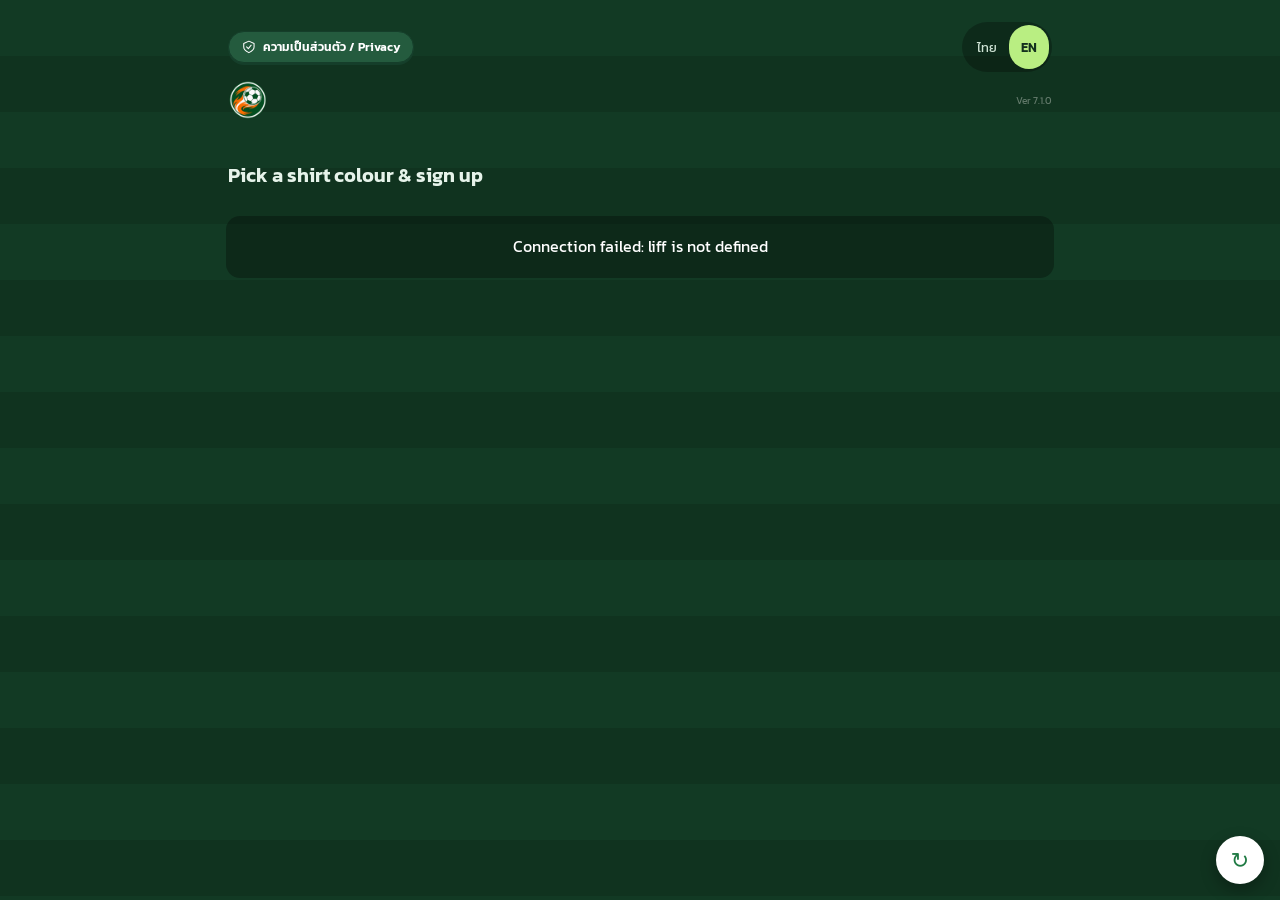
<file: line-registration/register.html>
<!doctype html>
<html lang="th">
<head>
<meta charset="utf-8">
<meta name="viewport" content="width=device-width,initial-scale=1,viewport-fit=cover">
<meta name="theme-color" content="#123a24">
<title>TK7 ลงชื่อเตะบอล · Sign up</title>
<link rel="icon" type="image/png" sizes="32x32" href="assets/icons/icon-32.png?v=7.1.0">
<link rel="icon" type="image/png" sizes="48x48" href="assets/icons/icon-48.png?v=7.1.0">
<link rel="apple-touch-icon" sizes="180x180" href="assets/icons/icon-180.png?v=7.1.0">
<meta name="referrer" content="no-referrer">
<meta http-equiv="Content-Security-Policy" content="object-src 'none'; base-uri 'self'; upgrade-insecure-requests">

<link rel="preconnect" href="https://fonts.googleapis.com">
<link href="https://fonts.googleapis.com/css2?family=Kanit:wght@400;500;600;700&display=swap" rel="stylesheet">
<link rel="stylesheet" href="team-card.css?v=7.1.0">
<link rel="stylesheet" href="privacy-control.css?v=7.1.0">
<style>
:root{
 --bg:#0e1f15;--pitch-a:#123a24;--pitch-b:#10331f;--card:#ffffff;--ink:#16241b;--muted:#5d6e63;--line:#e3ebe5;
 --brand:#1f7a43;--brand-ink:#ffffff;--lime:#b9ee82;--warn:#ffcf70;--danger:#d64545;
 --green:#43a047;--red:#e53935;--white:#f5f5f5;--blue:#1e88e5;--black:#212121;--yellow:#fdd835;--pink:#ec407a;--orange:#fb8c00;--navy:#1a237e;--purple:#8e24aa;
}
*{box-sizing:border-box;-webkit-tap-highlight-color:transparent}
html,body{margin:0}
body{font-family:Kanit,system-ui,sans-serif;color:var(--ink);background:var(--bg);
 background-image:repeating-linear-gradient(180deg,var(--pitch-a) 0 56px,var(--pitch-b) 56px 112px);min-height:100vh}
button{font:inherit;cursor:pointer;border:0}
.wrap{max-width:560px;margin:0 auto;padding:16px 16px calc(96px + env(safe-area-inset-bottom))}
.top{color:#fff;padding:6px 2px 10px}
.toprow{display:flex;align-items:center;justify-content:flex-end;gap:8px}
.lang{display:flex;background:rgba(0,0,0,.28);border-radius:999px;padding:3px}
.lang button{background:none;color:#cfe3d5;font-size:13px;padding:4px 12px;border-radius:999px}
.lang button[aria-pressed=true]{background:var(--lime);color:#13301e;font-weight:600}
.kicker{font-size:12px;letter-spacing:.12em;color:var(--lime);font-weight:600}
h1{font-size:20px;margin:4px 0 0;font-weight:600;color:#e6f3ea}
[hidden]{display:none!important}
.dates{display:flex;gap:8px;overflow-x:auto;padding:12px 2px 4px;scrollbar-width:none}
.dates::-webkit-scrollbar{display:none}
.date{flex:0 0 auto;background:rgba(255,255,255,.1);color:#fff;border-radius:14px;padding:8px 14px;text-align:left;line-height:1.2;border:1px solid rgba(255,255,255,.14)}
.date b{display:block;font-size:15px;font-weight:600}
.date small{font-size:12px;opacity:.8}
.date[aria-pressed=true]{background:var(--lime);color:#13301e;border-color:var(--lime)}
.info{margin:12px 0 16px}
.match{background:#fff;border-radius:18px;overflow:hidden;box-shadow:0 10px 28px rgba(0,0,0,.35)}
.m-head{background:linear-gradient(135deg,#1f6b3a,#2a8a4c);padding:16px 16px 14px;display:flex;justify-content:space-between;align-items:flex-start;gap:10px}
.m-title{color:#fff;font-weight:700;font-size:20px;letter-spacing:.02em}
.m-sub{color:var(--lime);font-weight:600;font-size:14px}
.m-badge{background:rgba(255,255,255,.18);color:#fff;border:1px solid rgba(255,255,255,.35);border-radius:999px;padding:3px 10px;font-size:12px;font-weight:600;white-space:nowrap}
.m-badge.off{background:var(--warn);color:#3b2a00;border-color:var(--warn)}
.m-rows{display:grid;grid-template-columns:1fr 1fr;gap:8px;padding:12px}
.m-row{display:flex;align-items:center;gap:10px;background:#f3f7f4;border-radius:12px;padding:10px;color:var(--ink);text-decoration:none;min-width:0}
.m-ico{font-size:22px;line-height:1}
.m-txt{display:flex;flex-direction:column;min-width:0}
.m-txt small{font-size:11px;color:var(--muted);white-space:nowrap;overflow:hidden;text-overflow:ellipsis}
.m-txt b{font-size:16px;font-weight:700}
.m-txt b.link{color:#1f6fd1}
.m-foot{display:flex;justify-content:space-between;align-items:center;padding:0 12px 12px;gap:8px;font-size:14px;color:var(--muted)}
.m-hist{background:#eaf5ee;color:var(--brand);font-weight:600;font-size:13px;padding:7px 12px;border-radius:999px}
.pill{background:rgba(0,0,0,.28);color:#e9f5ec;border-radius:999px;padding:5px 11px;font-size:13px}
.pill.closed{background:var(--warn);color:#3b2a00}
button.pill.hist{background:rgba(255,255,255,.16);color:#fff;border:1px solid rgba(255,255,255,.25)}
.hist-list{list-style:none;margin:0;padding:0;display:grid;gap:6px}
.hist-list li{background:#f2f6f3;border-radius:10px;padding:9px 12px;font-size:14px}
.hist-list li.hint{background:none;color:var(--muted);text-align:center}
.h-top{display:flex;justify-content:space-between;gap:8px}
.h-top time{color:var(--muted);font-size:12px}
.h-what{color:#3d5545;margin-top:2px}
.section-label{color:#d4e8da;font-size:13px;margin:18px 2px 8px;display:flex;align-items:center;gap:8px}
.section-label::after{content:"";flex:1;height:1px;background:rgba(255,255,255,.16)}
.grid{display:grid;grid-template-columns:1fr;gap:12px}
.team{background:var(--card);border-radius:16px;overflow:hidden;text-align:left;padding:0;display:flex;flex-direction:column;box-shadow:0 4px 0 rgba(0,0,0,.18);transition:transform .12s}
.team:active{transform:translateY(2px)}
.team[disabled]{cursor:default}
.band{height:46px;position:relative;display:flex;align-items:center;padding:0 12px;gap:8px}
.band .shirt{width:26px;height:26px}
.band .name{font-weight:600;font-size:17px;white-space:nowrap;overflow:hidden;text-overflow:ellipsis;min-width:0}
.band .count{margin-left:auto;font-weight:700;font-size:15px;background:rgba(255,255,255,.9);color:#1b2a20;border-radius:999px;padding:1px 9px}
.dots{display:flex;gap:4px;padding:10px 12px 4px}
.dots i{flex:1;height:6px;border-radius:3px;background:var(--line)}
.dots i.on{background:var(--brand)}
.players{padding:4px 12px 12px;display:flex;flex-wrap:wrap;gap:4px;min-height:24px}
.chip{background:#eef3ef;color:var(--ink);border-radius:8px;padding:2px 8px;font-size:13px}
button.chip{border:1px solid transparent}
.band{border:0;width:100%;text-align:left;cursor:pointer;font:inherit}
.sheet-head .band{width:auto;flex:0 0 auto}
.band .chev{font-size:13px;opacity:.9;margin-left:-2px}
.band:active{filter:brightness(.95)}
.plist{display:flex;flex-direction:column;padding:4px 8px 8px;gap:2px}
.prow{display:flex;align-items:center;gap:8px;background:none;border-radius:8px;padding:6px 6px;text-align:left;font-size:15px;color:var(--ink);width:100%}
.prow:active{background:#eef3ef}
.prow.on{background:#e3f4e8}
.prow .box{width:20px;height:20px;flex:0 0 20px;border:2px solid #b9c7bd;border-radius:6px;display:grid;place-items:center;font-size:13px;font-weight:700;color:#fff}
.prow.on .box{background:var(--brand);border-color:var(--brand)}
.prow.empty .box{border-style:dashed;border-color:#d5ded8}
.prow.empty .pname{color:#a3b2a8;font-size:14px}
.prow{min-height:38px}
.team{height:100%}
.team .cta{margin-top:auto}
.prow .num{color:var(--muted);font-size:13px;min-width:18px}
.prow .pname{flex:1;min-width:0;white-space:normal;overflow-wrap:anywhere;word-break:break-word;line-height:1.25}
.team{min-width:0}

.tap-hint{color:#cfe3d5;font-size:12.5px;margin:-2px 2px 8px}
.more{width:100%;margin-top:12px;background:rgba(255,255,255,.12);color:#fff;border:1px dashed rgba(255,255,255,.35);border-radius:12px;padding:12px;font-size:15px}
.selbar{position:fixed;left:0;right:0;bottom:0;max-width:560px;margin:0 auto;background:#fff;border-radius:18px 18px 0 0;box-shadow:0 -8px 24px rgba(0,0,0,.3);padding:12px 14px calc(12px + env(safe-area-inset-bottom));transform:translateY(110%);visibility:hidden;transition:transform .2s,visibility .2s;z-index:15}
.selbar.show{transform:none;visibility:visible}
.sel-n{font-weight:600;font-size:14px;margin-bottom:8px;color:var(--ink)}
.sel-actions{display:flex;gap:8px}
.sel-actions button{padding:11px 12px;border-radius:10px;font-size:14px;font-weight:600}
.b-main{flex:1;background:var(--brand);color:#fff}.b-soft{background:#eef3ef;color:var(--ink)}.b-danger{background:#fdecec;color:var(--danger)}
.refresh.lift{bottom:calc(120px + env(safe-area-inset-bottom))}
.cta{margin:0 10px 10px;padding:8px;font-size:14px;color:var(--brand);font-weight:600;background:#eaf5ee;border-radius:10px;text-align:center}
.cta:disabled{color:var(--muted);background:#f1f4f2;cursor:default}
.empty-grid .dots{display:none}
.empty-grid .cta{margin-top:10px}
.c-green{background:var(--green);color:#fff}.c-red{background:var(--red);color:#fff}.c-white{background:var(--white);color:#222;border-bottom:1px solid var(--line)}
.c-blue{background:var(--blue);color:#fff}.c-black{background:var(--black);color:#fff}.c-yellow{background:var(--yellow);color:#222}
.c-pink{background:var(--pink);color:#fff}.c-orange{background:var(--orange);color:#fff}.c-navy{background:var(--navy);color:#fff}.c-purple{background:var(--purple);color:#fff}
.notice{background:rgba(0,0,0,.3);color:#fff;border-radius:14px;padding:18px;text-align:center;margin-top:16px;line-height:1.6}
.toast{position:fixed;left:50%;bottom:calc(20px + env(safe-area-inset-bottom));transform:translateX(-50%) translateY(200%);visibility:hidden;background:#13241a;color:#fff;padding:12px 18px;border-radius:12px;font-size:14px;max-width:calc(100% - 32px);box-shadow:0 8px 24px rgba(0,0,0,.35);transition:transform .25s;z-index:30}
.toast.show{transform:translateX(-50%) translateY(0);visibility:visible}
.toast.err{background:var(--danger)}
.refresh{position:fixed;right:16px;bottom:calc(16px + env(safe-area-inset-bottom));background:#fff;color:var(--brand);width:48px;height:48px;border-radius:50%;box-shadow:0 6px 16px rgba(0,0,0,.3);font-size:22px;z-index:10}
.refresh.spin{animation:spin .8s linear infinite}
@keyframes spin{to{transform:rotate(360deg)}}
/* bottom sheet */
.scrim{position:fixed;inset:0;background:rgba(0,0,0,.45);opacity:0;pointer-events:none;transition:opacity .2s;z-index:20}
.scrim.show{opacity:1;pointer-events:auto}
.sheet{position:fixed;left:0;right:0;bottom:0;background:#fff;border-radius:20px 20px 0 0;max-width:560px;margin:0 auto;transform:translateY(110%);visibility:hidden;transition:transform .25s,visibility .25s;z-index:21;max-height:88vh;overflow:auto;padding:0 0 calc(16px + env(safe-area-inset-bottom))}
.sheet.show{transform:none;visibility:visible}
.sheet .grab{width:40px;height:4px;border-radius:2px;background:#cfd8d2;margin:8px auto 0}
.sheet-head{padding:12px 18px;display:flex;align-items:center;gap:10px}
.sheet-head .shirt{width:34px;height:34px}
.sheet-head h2{font-size:19px;margin:0}
.sheet-head p{margin:0;color:var(--muted);font-size:13px}
.sheet-body{padding:4px 18px}
.field{display:flex;gap:8px;margin-bottom:8px}
.field input{flex:1;min-width:0;font:inherit;font-size:16px;padding:11px 12px;border-radius:10px;border:1.5px solid #cfdad2;background:#f8fbf9;color:var(--ink)}
.field .tk7l-quantity{flex:0 0 58px;min-width:0;min-height:44px;padding:0 4px;border:1px solid #b7d6c2;border-radius:10px;background:#e9f4ec;color:#174e30;font:inherit;font-size:16px;font-weight:600}
.field input:focus{outline:none;border-color:var(--brand);background:#fff}
.field button{flex:0 0 44px;border-radius:10px;background:#eef3ef;color:var(--muted);font-size:18px}
.add{background:none;color:var(--brand);font-weight:600;padding:6px 0}
.primary{width:100%;background:var(--brand);color:#fff;font-weight:600;font-size:17px;padding:13px;border-radius:12px;margin-top:10px}
.primary:disabled{opacity:.5}
.ghost{width:100%;background:#eef3ef;color:var(--ink);padding:12px;border-radius:12px;margin-top:8px}
.danger{width:100%;background:#fdecec;color:var(--danger);font-weight:600;padding:12px;border-radius:12px;margin-top:8px}
.hint{font-size:12px;color:var(--muted);margin:6px 0 0}
.move-grid{display:grid;grid-template-columns:repeat(5,1fr);gap:6px;margin:8px 0}
.move-grid button{border-radius:10px;padding:8px 0 6px;font-size:12px;line-height:1.2}
.move-grid button[disabled]{opacity:.35}
.move-grid button[aria-pressed=true]{outline:3px solid var(--ink);outline-offset:1px}
.swap-list{display:flex;flex-wrap:wrap;gap:6px;margin:6px 0}
.swap-list button[aria-pressed=true]{background:var(--ink);color:#fff}
.label{font-size:14px;font-weight:600;margin:12px 0 2px}
.skeleton{height:132px;border-radius:16px;background:rgba(255,255,255,.08);animation:pulse 1.2s ease-in-out infinite}
@keyframes pulse{50%{opacity:.5}}
.band{cursor:pointer;user-select:none}
.band .count{margin-left:auto}
.recolor-btn{display:inline-flex;align-items:center;gap:4px;background:rgba(0,0,0,.22);color:#fff;border:1px solid rgba(255,255,255,.45);border-radius:999px;padding:4px 10px;font:600 13px Kanit,sans-serif;cursor:pointer;flex:0 0 auto}
.c-white .recolor-btn,.c-yellow .recolor-btn{background:rgba(0,0,0,.08);color:#1b2a20;border-color:rgba(0,0,0,.25)}
.recolor-btn:active{transform:scale(.96)}
.band .fold{width:28px;height:28px;flex:0 0 28px;display:grid;place-items:center;border-radius:50%;background:rgba(255,255,255,.9);color:#1b2a20;font-size:14px}
.psum{display:flex;flex-wrap:wrap;gap:5px;padding:10px 12px 4px}
.team.collapsed .cta{margin-top:8px}
.section-label .fold-all{order:3;background:rgba(255,255,255,.12);color:#fff;border:1px solid rgba(255,255,255,.3);border-radius:999px;padding:3px 10px;font:500 12px Kanit,sans-serif;cursor:pointer}
.section-label::after{order:2}
.banner{position:fixed;top:calc(10px + env(safe-area-inset-top));left:50%;transform:translate(-50%,-160%);width:calc(100% - 24px);max-width:536px;background:#fff;color:var(--ink);border-left:6px solid #f2a900;border-radius:14px;box-shadow:0 10px 28px rgba(0,0,0,.35);padding:12px 40px 12px 14px;display:flex;flex-direction:column;gap:3px;z-index:40;transition:transform .25s;visibility:hidden}
.banner.show{transform:translate(-50%,0);visibility:visible}
.banner strong{font-size:15px}.banner span{font-size:14px;color:#3d5545;white-space:pre-line}
.banner button{position:absolute;top:8px;right:8px;width:28px;height:28px;border-radius:50%;border:0;background:#eef3ef;cursor:pointer}
.alert-scrim{position:fixed;inset:0;background:rgba(0,0,0,.55);opacity:0;visibility:hidden;transition:opacity .2s;z-index:50}
.alert-scrim.show{opacity:1;visibility:visible}
.alert{position:fixed;left:50%;top:50%;transform:translate(-50%,-46%) scale(.96);width:calc(100% - 40px);max-width:380px;background:#fff;border-radius:20px;padding:22px 20px 18px;text-align:center;opacity:0;visibility:hidden;transition:all .2s;z-index:51;box-shadow:0 20px 50px rgba(0,0,0,.4)}
.alert.show{opacity:1;visibility:visible;transform:translate(-50%,-50%)}
.alert .a-icon{width:56px;height:56px;margin:0 auto 8px;border-radius:50%;background:#fff3d6;display:grid;place-items:center;font-size:28px}
.alert h3{margin:0 0 6px;font-size:19px;color:var(--ink)}
.alert p{margin:0 0 16px;font-size:15px;color:#3d5545;white-space:pre-line;line-height:1.45}
.alert .primary{width:100%}
.prow.fresh,.chip.fresh{animation:fresh 4s ease-out}
@keyframes fresh{0%,40%{background:#fff1b8}100%{background:transparent}}
.chip.fresh{animation-name:freshc}@keyframes freshc{0%,40%{background:#fff1b8}100%{background:#eef3ef}}
.account-row{display:flex;justify-content:space-between;gap:12px;align-items:center;color:#647b6c;font-size:12px;margin:8px 0}.account-row small{white-space:nowrap}#line-account button{margin-left:8px;border:0;border-radius:8px;padding:5px 8px;color:#226b3b;background:#e5f2e8;font:inherit;cursor:pointer}
.schedule-actions{display:grid;grid-template-columns:1fr 1fr;gap:8px;padding:0 12px 12px}.schedule-actions button{padding:11px 8px;border-radius:11px;font-size:14px;font-weight:600}.schedule-view{background:#eaf5ee;color:#1f7a43}.schedule-share{background:#1f7a43;color:#fff}.schedule-table{width:100%;border-collapse:collapse;font-size:14px}.schedule-table th{background:#eef5f0;text-align:left;color:#61756a;font-weight:500}.schedule-table th,.schedule-table td{padding:9px 6px;border-bottom:1px solid #e3ebe5}.schedule-table td:nth-child(-n+2){white-space:nowrap}.schedule-team{display:inline-block;padding:3px 8px;border-radius:8px;font-size:13px}
.schedule-image-preview img{display:block;width:100%;height:auto;border-radius:12px}.schedule-image-preview a{display:block}
.tk7-icon{display:inline-block;width:1.15em;height:1.15em;vertical-align:-.18em;flex:none}
.tk7-icon-emoji{display:inline-grid;place-items:center;line-height:1;vertical-align:-.15em}
.tk7-icon+span,.tk7-icon:not(:last-child){margin-inline-end:.25em}
.schedule-share.summary-all{background:#076a70;color:#fff;box-shadow:inset 0 1px 0 #ffffff38,0 3px 0 #08464a}
.schedule-share.summary-team{background:#6539a4;color:#fff;box-shadow:inset 0 1px 0 #ffffff38,0 3px 0 #43256d}
.schedule-share.summary-all:active,.schedule-share.summary-team:active{transform:translateY(2px);box-shadow:none}
html{scroll-padding-bottom:calc(100px + env(safe-area-inset-bottom))}
@keyframes tk7-panel-in{from{opacity:0;transform:translateY(10px)}to{opacity:1;transform:translateY(0)}}
.schedule-actions{gap:12px;padding-bottom:16px;grid-auto-rows:1fr}
.schedule-actions button,.primary,.b-main,.b-soft,.b-danger{min-height:46px;display:flex;align-items:center;justify-content:center;gap:7px;line-height:1.3;transition:transform .14s,box-shadow .14s,filter .14s}
.schedule-actions button,.primary{box-shadow:inset 0 1px 0 #ffffff35,0 3px 0 #123a2440,0 5px 10px #102a1b16}
.schedule-actions button:active:not(:disabled),.primary:active:not(:disabled){transform:translateY(2px);box-shadow:inset 0 1px 3px #102a1b26,0 1px 0 #123a2440}
.team{box-shadow:0 3px 0 #102a1b28,0 8px 20px #06180e26;border:1px solid #ffffff26}
.sheet-head{border-bottom:1px solid #e3ebe5;margin-bottom:10px}
.lang button{transition:background .18s,color .18s}
@media(hover:hover) and (pointer:fine){.schedule-actions button:hover:not(:disabled),.primary:hover:not(:disabled){filter:brightness(1.06);transform:translateY(-1px)}}
@media(prefers-reduced-motion:no-preference){.match,.team{animation:tk7-panel-in .26s ease-out backwards}.sheet.show .sheet-head{animation:tk7-panel-in .22s ease-out}}
button,a,input,select,textarea{touch-action:manipulation}
:where(button,a,input,select,textarea,summary):focus-visible{outline:3px solid #5c9ee8;outline-offset:3px}
.wrap{padding-left:max(16px,env(safe-area-inset-left));padding-right:max(16px,env(safe-area-inset-right))}
.toprow{flex-wrap:wrap}
.lang button,.m-hist,.cta,.band .fold,.more,.schedule-actions button{min-height:44px}
.band .fold{width:44px;height:44px;flex-basis:44px}
.prow{min-height:44px}
.sheet{max-height:88dvh;overscroll-behavior-y:contain;scroll-padding-block:16px}
.sheet input,.sheet select,.sheet textarea{font-size:16px}
.dates{scroll-snap-type:x proximity}
.date{scroll-snap-align:start;min-height:48px}
.schedule-image-preview,.account-row{min-width:0;overflow-wrap:anywhere}
@media(min-width:768px){.wrap{max-width:860px}.grid{grid-template-columns:repeat(2,minmax(0,1fr))}}
@media(min-width:768px) and (min-height:600px){.sheet{bottom:50%;transform:translateY(calc(50% + 100vh));border-radius:20px;max-height:85dvh}.sheet.show{transform:translateY(50%)}}
@media(max-width:380px){.m-rows{grid-template-columns:minmax(0,1fr)}.move-grid{grid-template-columns:repeat(3,minmax(0,1fr))}.toprow{justify-content:space-between}.toprow>.tk7-privacy-button{white-space:normal;min-width:0;max-width:calc(100% - 100px)}}
@media(max-height:500px) and (orientation:landscape){.sheet{max-height:94dvh}.wrap{padding-top:8px}.sheet-head{padding-block:8px}}
@media(prefers-reduced-motion:reduce){*,*::before,*::after{animation-duration:.01ms!important;animation-iteration-count:1!important;transition-duration:.01ms!important;scroll-behavior:auto!important}}
.sheet-head{align-items:center;gap:12px}.sheet-head>div{min-width:0}.sheet-head h2{line-height:1.3}.sheet-head p{line-height:1.5;overflow-wrap:anywhere}
.field{align-items:stretch;gap:8px}.field input,.field button{min-height:48px}.field button{flex-shrink:0}.add{min-height:44px}
.sheet-body>.primary,.sheet-body>.ghost,.sheet-body>.danger{min-height:48px;line-height:1.4}
.move-grid{gap:8px}.move-grid button{min-height:44px;overflow-wrap:anywhere}
@media(max-width:360px){.sheet-body{padding-inline:12px}.sheet-head{padding-inline:12px}.field{gap:6px}.field .tk7l-quantity{flex-basis:52px}.field input{padding-inline:9px}.move-grid{grid-template-columns:repeat(3,minmax(0,1fr))}}
</style>
</head>
<body>
<div class="wrap">
 <header class="top">
  <div class="toprow"><a class="tk7-privacy-button" href="privacy.html" target="_blank" rel="noopener noreferrer" title="ดูรายละเอียด / Read privacy notice"><span class="tk7-privacy-icon" aria-hidden="true"><span data-tk7-icon="shield" aria-hidden="true"></span></span>ความเป็นส่วนตัว / Privacy</a><div class="lang" id="lang" role="group" aria-label="Language"><button type="button" data-lang="th">ไทย</button><button type="button" data-lang="en">EN</button></div></div>
  <div class="account-row"><div style="display:flex;align-items:center;gap:8px;min-width:0"><img src="assets/icons/icon-192.png?v=7.1.0" width="40" height="40" alt="TK7" style="flex:none;object-fit:contain"><div id="line-account" aria-live="polite"></div></div><small>Ver 7.1.0</small></div>
  <nav class="dates" id="dates" aria-label="วันแข่ง"></nav>
  <div class="info" id="info"></div>
  <h1 id="title"> เลือกสีเสื้อ แล้วลงชื่อ</h1>
 </header>
 <main id="board">
  <div class="grid"><div class="skeleton"></div><div class="skeleton"></div><div class="skeleton"></div><div class="skeleton"></div></div>
 </main>
</div>
<button class="refresh" id="refresh" aria-label="รีเฟรชรายชื่อ">↻</button>
<div class="scrim" id="scrim"></div>
<section class="sheet" id="sheet" role="dialog" aria-modal="true"><div class="grab"></div><div id="sheet-content"></div></section>
<div class="toast" id="toast" role="status"></div>
<div class="banner" id="banner" role="status" aria-live="polite"></div>
<div class="alert-scrim" id="alert-scrim"></div>
<div class="alert" id="alert" role="alertdialog" aria-modal="true"></div>
<script src="https://static.line-scdn.net/liff/edge/2/sdk.js"></script>
<script src="config.js"></script>
<script src="share-launcher.js?v=7.1.0"></script>
<script src="backdrop-guard.js?v=7.1.0"></script>
<script src="schedule.js?v=7.1.0"></script>
<script src="schedule-image.js?v=7.1.0"></script>
<script src="browser-safety.js?v=7.1.0"></script>
<script src="icons.js?v=7.1.0"></script>
<script src="roster-summary.js?v=7.1.0"></script>
<script src="native-roster-share.js?v=7.1.0"></script>
<script src="name-paste.js?v=7.1.0"></script>
<script src="registration.js?v=7.1.0"></script>
<script type="module" src="share-menu.mjs?v=7.1.0"></script>
</body>
</html>
</file>
<file: css/app.css>
/* TK7 styles — extracted for easier maintenance */

/* --- แก้ไขจุดที่ 2: บังคับแบ่ง 2 คอลัมน์สำหรับหน้าจอแนวนอน/คอม --- */
@media (min-width: 768px) {
    body { overflow-y: auto !important; }
    #app { height: auto; min-height: 100vh; }
    main { overflow: visible; padding-bottom: 120px; }

    #setup-content-wrapper {
        display: grid !important;
        grid-template-columns: minmax(0, 1fr) minmax(0, 1fr) !important;
        gap: 12px 20px !important;
        align-items: start;
    }

    #setup-content-wrapper > .page-header {
        grid-column: 1 / -1 !important;
        text-align: center;
        margin-bottom: 4px;
    }

    /* คอลัมน์ซ้าย: เลือกทีม */
    #setup-content-wrapper > .setup-teams-card {
        grid-column: 1 !important;
        grid-row: 2 !important;
        margin-bottom: 0;
    }

    /* คอลัมน์ขวา: ซ้อนการ์ดในคอลัมน์เดียว — ไม่สร้างแถวว่างดันปุ่มลง */
    #setup-content-wrapper > .setup-right-col {
        grid-column: 2 !important;
        grid-row: 2 !important;
        display: flex;
        flex-direction: column;
        gap: 12px;
        min-width: 0;
    }
    #setup-content-wrapper > .setup-right-col > .card {
        margin-bottom: 0;
    }

    /* ปุ่มบันทึก/แชร์: ชิดใต้สองคอลัมน์ทันที */
    #generate-schedule-btn {
        grid-column: 1 / -1 !important;
        margin-top: 4px !important;
    }

}
@media (min-width: 1024px) {
    /* Fixtures flow down each column on wide screens. */
    #schedule-container, #scores-container {
        display: grid !important;
        grid-template-columns: minmax(0, 1fr) minmax(0, 1fr) !important;
        gap: 20px !important;
        grid-auto-flow: column;
    }
    #add-match-btn {
        grid-column: 1 / -1 !important;
    }
}

.version-tag {
    float: left; /* ให้ลอยไปทางซ้ายของแถบ */
    font-size: 10px;
    color: var(--text-muted);
    background: rgba(255, 255, 255, 0.05);
    padding: 2px 8px;
    border-radius: 6px;
    border: 1px solid var(--border-color);
    margin-top: 5px;
    font-family: monospace;
}
        :root {
            /* Daylight pitch + pastel accents */
            --bg-color: #4a9c42;
            --bg-pitch-a: #4fa84a;
            --bg-pitch-b: #3d8b37;
            /* การ์ดเขียวนวล — ไม่ขาวจัด */
            --surface-color: #dce8d6;
            --surface-raised: #cbdcc2;
            --primary-color: #7eb3e0;
            --primary-variant: #3d6b4a;
            --secondary-color: #3d6b4a;
            --info-color: #7eb3e0;
            --accent-warm: #f0b27a;
            --text-color: #2a3d2e;
            --text-muted: #5e7262;
            --border-color: rgba(61, 107, 74, 0.18);
            --shadow-color: rgba(20, 50, 24, 0.16);
            --depth-1: 0 2px 6px rgba(20, 50, 24, 0.1);
            --depth-2: 0 4px 14px rgba(20, 50, 24, 0.09), 0 1px 3px rgba(20, 50, 24, 0.05);
            --depth-3: 0 8px 22px rgba(20, 50, 24, 0.12), 0 2px 5px rgba(20, 50, 24, 0.06);
            --inset-well: inset 0 1px 3px rgba(20, 50, 24, 0.07);
            --bevel-top: inset 0 1px 0 rgba(255,255,255,0.9);
            /* สีทีมชัด ทึบ — ไม่ไล่โทน */
            --team-red: #e53935; --team-green: #43a047; --team-black: #212121; --team-blue: #1e88e5; --team-white: #f5f5f5; --team-navy: #1a237e; --team-purple: #8e24aa; --team-pink: #ec407a; --team-orange: #fb8c00; --team-yellow: #fdd835;
        }
        * { box-sizing: border-box; margin: 0; padding: 0; }
        html, body { height: 100%; }
        body {
            font-family: 'Kanit', sans-serif;
            color: var(--text-color);
            display: flex; flex-direction: column; overflow: hidden;
            background:
                radial-gradient(120% 70% at 50% -20%, rgba(255,255,255,0.16), transparent 50%),
                repeating-linear-gradient(
                    90deg,
                    var(--bg-pitch-a) 0,
                    var(--bg-pitch-a) 48px,
                    var(--bg-pitch-b) 48px,
                    var(--bg-pitch-b) 96px
                );
        }
        body::before {
            content: '';
            position: fixed;
            inset: 0;
            pointer-events: none;
            z-index: 0;
            background:
                linear-gradient(180deg, rgba(255,255,255,0.12), transparent 28%),
                linear-gradient(0deg, rgba(27,94,32,0.12), transparent 35%);
        }
        body::after {
            content: '';
            position: fixed;
            inset: 10% 8%;
            pointer-events: none;
            z-index: 0;
            border: 2px solid rgba(255,255,255,0.22);
            border-radius: 6px;
            opacity: 0.35;
        }
        @media (max-width: 767px) {
            body::after { inset: 6% 4%; opacity: 0.22; }
        }
        #app {
            position: relative; z-index: 1;
            display: flex; flex-direction: column; height: 100%; width: 100%; max-width: 1200px; margin: 0 auto;
        }
        main { flex-grow: 1; overflow-y: auto; padding: 20px 15px 90px 15px; }
        .page { display: none; }
        .page.active { display: block; animation: fadeIn 0.3s ease-in-out; }
        @keyframes fadeIn { from { opacity: 0; transform: translateY(10px); } to { opacity: 1; transform: translateY(0); } }
        h1, h2 {
            text-align: center; margin-bottom: 25px; color: #fff;
            display: flex; align-items: center; justify-content: center; gap: 10px;
            letter-spacing: 0.02em;
            text-shadow: 0 1px 2px rgba(20, 50, 24, 0.45);
        }
        .page-header { display: flex; justify-content: space-between; align-items: center; margin-bottom: 25px; }
        .page-header h1 { margin-bottom: 0; flex-grow: 1; }
        .export-btn {
            --btn-lip: #2f6b28;
            background: var(--surface-raised);
            color: var(--primary-variant);
            border: none;
            padding: 8px 12px; border-radius: 10px; font-size: 14px; font-family: 'Kanit', sans-serif;
            font-weight: 600;
            cursor: pointer; display: inline-flex; align-items: center; justify-content: center; gap: 6px;
            box-shadow:
                0 3px 0 var(--btn-lip),
                0 5px 10px rgba(20,50,24,0.18);
            transition: transform 0.15s ease, filter 0.15s ease, box-shadow 0.15s ease;
        }
        .export-btn:hover { filter: brightness(1.04); transform: translateY(-1px); }
        .export-btn:active {
            transform: translateY(2px);
            box-shadow: inset 0 2px 4px rgba(0,0,0,0.12), 0 1px 0 var(--btn-lip);
        }
        .export-btn:disabled { background: #a8b8aa; color: #e8efe6; cursor: not-allowed; box-shadow: none; transform: none; filter: none; }
        .export-btn.btn-manage {
            --btn-lip: #1565c0;
            background: #64b5f6;
            color: #0d3d6b;
            text-shadow: none;
        }
        .export-btn.line-share-btn {
            --btn-lip: #047a32;
            background: #06C755;
            color: #fff;
            font-weight: 600;
            gap: 8px;
            padding: 8px 14px;
            border-radius: 10px;
            border: none;
            text-shadow: none;
            box-shadow:
                0 3px 0 var(--btn-lip),
                0 5px 12px rgba(20, 50, 24, 0.16);
        }
        .export-btn.line-share-btn:hover { filter: brightness(1.05); transform: translateY(-1px); }
        .export-btn.line-share-btn:active {
            transform: translateY(2px);
            box-shadow: inset 0 2px 4px rgba(0,0,0,0.15), 0 1px 0 var(--btn-lip);
        }
        .export-btn.line-share-btn:disabled {
            background: #3d5c47;
            color: rgba(255,255,255,0.7);
            border-color: transparent;
        }
        .export-btn .line-icon,
        .export-btn .btn-ico {
            width: 18px;
            height: 18px;
            flex-shrink: 0;
            display: block;
        }
        .page-title-icon {
            width: 1.15em;
            height: 1.15em;
            flex-shrink: 0;
            display: block;
        }
        .page-title-icon.pitch-icon {
            width: 1.45em;
            height: 1.45em;
            filter: drop-shadow(0 2px 4px rgba(0,0,0,0.35));
        }
        .bottom-nav {
            position: fixed; bottom: 0; left: 0; right: 0; width: 100%; max-width: 1200px; margin: 0 auto;
            display: flex; justify-content: space-around; z-index: 1000;
            background: rgba(197, 217, 191, 0.96);
            border-top: 1px solid rgba(27,94,32,0.16);
            box-shadow: 0 -8px 24px rgba(20, 50, 24, 0.14);
            backdrop-filter: blur(12px);
        }
        .nav-btn { flex-grow: 1; padding: 10px 5px; background: none; border: none; color: var(--text-muted); font-family: 'Kanit', sans-serif; font-size: 12px; cursor: pointer; transition: all 0.2s ease; display: flex; flex-direction: column; align-items: center; gap: 4px; }
        .nav-btn .icon { font-size: 24px; line-height: 1; display: flex; align-items: center; justify-content: center; min-height: 28px; }
        .nav-btn .icon-svg {
            width: 26px;
            height: 26px;
            display: block;
        }
        .nav-btn .icon-svg.pitch-icon {
            width: 30px;
            height: 30px;
            filter: drop-shadow(0 1px 2px rgba(0,0,0,0.15));
            transition: transform 0.15s ease, filter 0.15s ease;
        }
        .nav-btn.active .icon-svg,
        .nav-btn:hover .icon-svg { filter: none; }
        .nav-btn.active .icon-svg.pitch-icon,
        .nav-btn:hover .icon-svg.pitch-icon {
            transform: scale(1.06);
            filter: drop-shadow(0 1px 2px rgba(27,94,32,0.25));
        }
        .nav-btn.active, .nav-btn:hover {
            color: var(--primary-variant);
            background: rgba(46,125,50,0.08);
        }
        .card {
            position: relative;
            background: var(--surface-color);
            border-radius: 16px;
            padding: 16px;
            margin-bottom: 16px;
            border: 1px solid rgba(27,94,32,0.18);
            box-shadow: var(--depth-2);
            transition: transform 0.2s ease, box-shadow 0.2s ease;
        }
        .card::before { display: none; }
        .card:hover {
            transform: translateY(-2px);
            box-shadow: var(--depth-3);
        }
        .card h1, .card h2,
        .modal-content h1, .modal-content h2,
        .help-infographic h1, .help-infographic h2, .help-infographic h3 {
            color: var(--primary-variant);
            text-shadow: none;
        }
        .form-group { margin-bottom: 20px; }
        .form-group label { display: block; margin-bottom: 8px; font-weight: 600; color: var(--text-muted); }
        input, select {
            width: 100%; padding: 12px;
            background: #b3c9ad;
            border: 1px solid rgba(27,94,32,0.2);
            border-radius: 12px;
            color: var(--text-color);
            font-family: 'Kanit', sans-serif;
            font-size: 16px;
            box-shadow: var(--inset-well);
            transition: border-color 0.15s ease, box-shadow 0.15s ease, background 0.15s ease;
        }
        input:focus, select:focus {
            outline: none;
            border-color: rgba(46,125,50,0.55);
            box-shadow: var(--inset-well), 0 0 0 3px rgba(46,125,50,0.14);
            background: #c5d9bf;
        }
        input[type="number"] { -moz-appearance: textfield; } input::-webkit-outer-spin-button, input::-webkit-inner-spin-button { -webkit-appearance: none; margin: 0; }
        .btn {
            --btn-lip: #1565c0;
            width: 100%; padding: 14px; font-size: 18px; font-weight: 700; font-family: 'Kanit', sans-serif;
            border-radius: 12px; border: none; cursor: pointer;
            transition: transform 0.15s ease, filter 0.15s ease, box-shadow 0.15s ease;
            text-shadow: none;
            /* สีทึบ + เงานูน ไม่ไล่โทน */
            box-shadow:
                0 4px 0 var(--btn-lip),
                0 6px 14px rgba(20,50,24,0.16);
        }
        .btn:hover { transform: translateY(-1px); filter: brightness(1.05); }
        .btn:active {
            transform: translateY(3px);
            box-shadow:
                inset 0 2px 5px rgba(0,0,0,0.18),
                0 1px 0 var(--btn-lip);
        }
        /* ฟ้า = บันทึก / ยืนยัน / เพิ่ม */
        .btn-primary {
            --btn-lip: #1565c0;
            background: #64b5f6;
            color: #0d3d6b;
        }
        .btn-primary:hover { background: #90caf9; }
        /* ฟ้า = เข้าสู่ระบบ / สมาชิก / ดาวน์โหลด */
        .btn-secondary {
            --btn-lip: #1565c0;
            background: #64b5f6;
            color: #0d3d6b;
        }
        .btn-secondary:hover { background: #90caf9; }
        /* เหลือง = วิธีใช้ */
        .btn-help {
            --btn-lip: #c49000;
            background: #fdd835;
            color: #3e2723;
            box-shadow:
                0 3px 0 var(--btn-lip),
                0 5px 10px rgba(20,50,24,0.14);
        }
        .btn-help:hover { background: #ffee58; filter: brightness(1.02); }
        /* ส้ม = อัปเดต / แชร์ */
        .btn-warning {
            --btn-lip: #e65100;
            background: #ffb74d;
            color: #4e2600;
        }
        .btn-warning:hover { background: #ffcc80; }
        /* แดง = ลบ / ออกจากระบบ */
        .btn-danger {
            --btn-lip: #b71c1c;
            background: #ef5350;
            color: #fff;
        }
        .btn-danger:hover { background: #e57373; }
        .btn-line {
            --btn-lip: #047a32;
            background: #06C755;
            color: #fff;
        }
        .btn-line:hover { background: #1bd968; }
        .team-emblem {
            --emblem-lip: rgba(0,0,0,0.35);
            display: inline-flex; align-items: center; justify-content: center;
            box-sizing: border-box;
            /* ผืนผ้าแนวนอน (ยกเว้นช่องสุ่มนัดเปิด) */
            width: 128px; min-width: 128px; max-width: 128px;
            height: auto; min-height: 42px; max-height: none;
            aspect-ratio: auto;
            padding: 9px 10px;
            border-radius: 10px;
            font-weight: 700; font-size: 15px; line-height: 1.15;
            letter-spacing: 0.01em;
            text-align: center;
            white-space: nowrap;
            overflow: hidden;
            text-overflow: ellipsis;
            text-shadow: 0 1px 2px rgba(0,0,0,0.28);
            border: none;
            /* สีทึบ + เงานูน — ไม่ขอบขาว ไม่ไล่สี */
            background-image: none;
            box-shadow:
                0 4px 0 var(--emblem-lip),
                0 7px 14px rgba(20, 50, 24, 0.22);
            transition: transform 0.15s ease, filter 0.15s ease, box-shadow 0.15s ease;
            appearance: none; -webkit-appearance: none;
            font-family: 'Kanit', sans-serif;
            position: relative;
        }
        /* ตารางแข่ง / บันทึกผล: กางเต็มคอลัมน์ ซ้าย-ขวาเท่ากัน */
        .match-body .team-emblem,
        .team-score-wrapper .team-emblem,
        .score-line-export .team-emblem {
            width: 100%; min-width: 0; max-width: none;
            height: auto; min-height: 42px;
            display: flex;
        }
        #page-setup .team-toggle .team-emblem {
            width: 128px; min-width: 128px; max-width: 128px;
            height: auto; min-height: 40px;
            flex: 0 0 128px;
        }

        .leaderboard-table .team-emblem {
            width: 118px; min-width: 118px; max-width: 118px;
            height: auto; min-height: 34px; max-height: none;
            padding: 5px 8px; font-size: 13px;
            display: inline-flex;
            border-radius: 8px;
        }
        .team-emblem.clickable,
        .team-emblem.opener-pick { cursor: pointer; }
        .team-emblem.clickable:hover,
        .team-emblem.opener-pick:hover {
            filter: brightness(1.06);
            transform: translateY(-2px);
            box-shadow:
                0 6px 0 var(--emblem-lip),
                0 10px 18px rgba(20, 50, 24, 0.28);
        }
        .team-emblem.clickable:active,
        .team-emblem.opener-pick:active {
            transform: translateY(2px);
            filter: brightness(0.98);
            box-shadow:
                inset 0 2px 4px rgba(0,0,0,0.18),
                0 1px 0 var(--emblem-lip);
        }
        .team-emblem.red {
            --emblem-lip: #9a1c1c;
            background-color: var(--team-red);
            color: #fff;
        }
        .team-emblem.green {
            --emblem-lip: #1b5e20;
            background-color: var(--team-green);
            color: #fff;
        }
        .team-emblem.black {
            --emblem-lip: #000;
            background-color: var(--team-black);
            color: #fff;
        }
        .team-emblem.blue {
            --emblem-lip: #0d47a1;
            background-color: var(--team-blue);
            color: #fff;
        }
        .team-emblem.white {
            --emblem-lip: #8a8a8a;
            background-color: var(--team-white);
            color: #222; text-shadow: none;
        }
        .team-emblem.navy {
            --emblem-lip: #000051;
            background-color: var(--team-navy);
            color: #fff;
        }
        .team-emblem.purple {
            --emblem-lip: #4a148c;
            background-color: var(--team-purple);
            color: #fff;
        }
        .team-emblem.pink {
            --emblem-lip: #ad1457;
            background-color: var(--team-pink);
            color: #fff;
        }
        .team-emblem.orange {
            --emblem-lip: #e65100;
            background-color: var(--team-orange);
            color: #fff;
        }
        .team-emblem.yellow {
            --emblem-lip: #c49000;
            background-color: var(--team-yellow);
            color: #222; text-shadow: none;
        }
        #page-setup .team-toggle {
            display: flex; align-items: center; justify-content: space-between; padding: 12px; margin-bottom: 8px;
            border-radius: 12px;
            background: #dce8d6;
            border: 1px solid rgba(27,94,32,0.14);
        }
        .switch { position: relative; display: inline-block; width: 50px; height: 28px; }
        .switch input { display: none; }
        .slider {
            position: absolute; cursor: pointer; top: 0; left: 0; right: 0; bottom: 0;
            background: #c5d0c6;
            transition: .4s; border-radius: 28px;
            box-shadow: inset 0 1px 3px rgba(0,0,0,0.15);
        }
        .slider:before {
            position: absolute; content: ""; height: 20px; width: 20px; left: 4px; bottom: 4px;
            background: #fff; transition: .4s; border-radius: 50%;
            box-shadow: 0 1px 3px rgba(0,0,0,0.2);
        }
        input:checked + .slider { background: var(--primary-color); }
        input:checked + .slider:before { transform: translateX(22px); }
        .match-card { display: flex; flex-direction: column; gap: 12px; }
        .match-header {
            display: flex; justify-content: space-between; align-items: center;
            color: var(--text-muted); font-size: 14px; padding-bottom: 8px; gap: 10px;
            border-bottom: 1px solid rgba(27,94,32,0.12);
        }
        .leaderboard-container {
            border-radius: 16px; overflow: auto;
            background: var(--surface-color);
            border: 1px solid rgba(27,94,32,0.16);
            box-shadow: var(--depth-2);
        }
        .leaderboard-table { width: 100%; border-collapse: collapse; text-align: center; min-width: 600px; table-layout: fixed; }
        .leaderboard-table th, .leaderboard-table td { padding: 12px 8px; border-bottom: 1px solid rgba(27,94,32,0.1); }
        .leaderboard-table th {
            background: #d2e3cb;
            color: var(--primary-variant); font-weight: 600;
        }
        .leaderboard-table tbody tr { transition: background-color 0.15s ease; }
        .leaderboard-table tbody tr:hover { background: rgba(46,125,50,0.06); }
        .leaderboard-table th:first-child, .leaderboard-table td:first-child { width: 50px; }
        .leaderboard-table .team-name { width: 190px; text-align: center; font-weight: 600; }
        .date-selector-container { display: flex; align-items: center; gap: 10px; margin-bottom: 20px; }
        .date-selector-container select { flex-grow: 1; }
        .template-info-badge {
            font-size: 14px; color: var(--text-muted); white-space: nowrap;
            background: rgba(231, 240, 226, 0.92);
            padding: 6px 12px; border-radius: 12px;
            border: 1px solid rgba(27,94,32,0.18);
            box-shadow: var(--depth-1);
        }
        .delete-day-btn {
            width: 44px; height: 44px; color: #fff; border: none; border-radius: 12px; cursor: pointer;
            display: inline-flex; align-items: center; justify-content: center; flex-shrink: 0;
            background: #ef5350;
            box-shadow:
                0 3px 0 #b71c1c,
                0 5px 10px rgba(20,50,24,0.16);
            transition: transform 0.15s ease, filter 0.15s ease, box-shadow 0.15s ease;
        }
        .delete-day-btn:hover { filter: brightness(1.04); transform: translateY(-1px); }
        .delete-day-btn:active {
            transform: translateY(2px);
            box-shadow: inset 0 2px 4px rgba(0,0,0,0.14), 0 1px 0 #b71c1c;
        }
        .delete-day-btn svg { width: 20px; height: 20px; }
        #no-data-message { text-align: center; padding: 40px 20px; color: #fff; text-shadow: 0 1px 2px rgba(20,50,24,0.35); }
        #no-data-message .icon { font-size: 48px; margin-bottom: 16px; }
        .modal { display: none; position: fixed; z-index: 2000; left: 0; top: 0; width: 100%; height: 100%; overflow: auto; background-color: rgba(20,50,24,0.45); animation: fadeIn 0.3s; backdrop-filter: blur(3px); }
        .modal-content {
            background: var(--surface-color);
            margin: 15% auto; padding: 20px; width: 90%; max-width: 500px; position: relative;
            border: 1px solid rgba(27,94,32,0.18); border-radius: 18px;
            box-shadow: var(--depth-3);
            color: var(--text-color);
        }
        .close-modal-btn { color: var(--text-muted); position: absolute; top: 10px; right: 20px; font-size: 28px; font-weight: bold; cursor: pointer; }
        .close-modal-btn:hover, .close-modal-btn:focus { color: var(--text-color); }
        #modal-match-info { margin-bottom: 15px; color: var(--text-muted); text-align: center; }
        .match-actions { display: flex; align-items: center; margin-left: auto; }
        .action-btn { background-color: transparent; border: none; cursor: pointer; padding: 4px; color: var(--text-muted); transition: color 0.2s ease-in-out; display: flex; align-items: center; }
        .action-btn svg { width: 18px; height: 18px; }
        @media (hover: hover) { .action-btn.delete-match-btn:hover { color: var(--team-red); } .action-btn.move-top-btn:hover { color: var(--secondary-color); } }
        .custom-number-input { display: flex; align-items: center; gap: 5px; }
        .custom-number-input input { text-align: center; flex-grow: 1; }
        .num-stepper-btn {
            width: 44px; height: 44px; color: #fff; border-radius: 12px;
            font-size: 24px; font-weight: 700; cursor: pointer;
            background: #43a047;
            border: none;
            box-shadow:
                0 3px 0 #1b5e20,
                0 5px 10px rgba(20,50,24,0.16);
            transition: transform 0.15s ease, filter 0.15s ease, box-shadow 0.15s ease;
            text-shadow: none;
        }
        .num-stepper-btn:hover { filter: brightness(1.03); transform: translateY(-1px); }
        .num-stepper-btn:active {
            transform: translateY(2px);
            box-shadow: inset 0 2px 4px rgba(0,0,0,0.12), 0 1px 0 #1b5e20;
        }
        .match-body { display: grid; grid-template-columns: 1fr auto 1fr; align-items: center; gap: 8px; }
        .interactive-controls { display: flex; justify-content: space-between; align-items: flex-end; gap: 8px; }
        .team-score-wrapper { display: flex; flex-direction: column; align-items: center; gap: 12px; flex: 1; min-width: 0; }
        .match-center-controls { display: flex; flex-direction: column; align-items: center; gap: 10px; flex-shrink: 0; }
        .score-control { display: flex; align-items: center; gap: 8px; width: 100%; max-width: 150px; }
        .score-btn {
            width: 40px; height: 40px; border-radius: 50%; border: none; cursor: pointer;
            color: inherit;
            transition: transform 0.15s ease, filter 0.15s ease, box-shadow 0.15s ease; flex-shrink: 0;
            display: flex; align-items: center; justify-content: center; padding: 0;
            box-shadow:
                0 3px 0 rgba(0,0,0,0.2),
                0 4px 8px rgba(20,50,24,0.14);
        }
        .score-btn[data-op="1"] {
            background: #43a047;
            color: #fff;
            box-shadow: 0 3px 0 #1b5e20, 0 4px 8px rgba(20,50,24,0.14);
        }
        .score-btn[data-op="-1"] {
            background: #ef5350;
            color: #fff;
            box-shadow: 0 3px 0 #b71c1c, 0 4px 8px rgba(20,50,24,0.14);
        }
        .score-btn svg { width: 24px; height: 24px; fill: currentColor; }
        .score-btn:hover:not(:disabled) { filter: brightness(1.08); transform: translateY(-1px); }
        .score-btn:active:not(:disabled) {
            transform: translateY(2px);
            box-shadow: inset 0 2px 4px rgba(0,0,0,0.2), 0 1px 0 rgba(0,0,0,0.2);
        }
        .score-input { width: 100%; height: 40px; text-align: center; font-size: 20px; font-weight: 700; }
        .score-input:read-only { background-color: #dce8d6; cursor: default; }
        .score-action-btn {
            width: 40px; height: 40px; border-radius: 50%; border: none; cursor: pointer;
            background: #217446; color: #fff;
            display: flex; align-items: center; justify-content: center; padding: 0;
            transition: transform 0.2s, filter 0.2s, box-shadow 0.2s;
            box-shadow: 0 3px 0 #174a2e, 0 4px 8px rgba(20,50,24,0.14);
        }
        .score-action-btn[data-action="reset"] { background: #ffb74d; color: #4e2600; box-shadow: 0 3px 0 #e65100, 0 4px 8px rgba(20,50,24,0.14); }
        .score-btn:disabled, .score-action-btn:disabled { background: #a8b8aa; color: #253b2b; cursor: not-allowed; box-shadow: none; border-color: transparent; filter: none; }
        .score-action-btn:hover:not(:disabled) { transform: scale(1.08); filter: brightness(1.05); }
        .score-action-btn svg { width: 22px; height: 22px; fill: currentColor; transition: transform 0.3s ease-out; }
        .score-action-btn[data-action="reset"]:hover:not(:disabled) svg { transform: rotate(-90deg); }
        .vs { margin: 0; font-size: 20px; color: var(--text-muted); font-weight: 700; }
        .score-line-export { display: none; }
        #auth-section {
            display: flex; align-items: center; justify-content: flex-end;
            padding: 8px 15px; gap: 10px; flex-wrap: nowrap;
            background: rgba(197, 217, 191, 0.96);
            border-bottom: 1px solid rgba(27,94,32,0.16);
            box-shadow: 0 4px 14px rgba(20, 50, 24, 0.1);
        }
        .auth-meta {
            display: flex; align-items: center; gap: 8px; min-width: 0;
        }
        .auth-user-controls {
            display: flex; align-items: center; gap: 8px; flex-shrink: 0;
            justify-content: flex-end; flex-wrap: nowrap;
        }
        .version-tag {
            float: none; margin-top: 0; flex-shrink: 0; font-size: 10px; color: var(--text-muted);
            background: #b3c9ad; padding: 2px 8px; border-radius: 6px;
            border: 1px solid rgba(27,94,32,0.16); font-family: monospace;
        }
        #auth-section button {
            padding: 8px 14px; font-size: 14px; width: auto; max-width: none; vertical-align: middle;
            border-radius: 10px; white-space: nowrap; flex-shrink: 0; line-height: 1.2;
            font-family: 'Kanit', sans-serif; font-weight: 600; cursor: pointer;
            min-height: 36px;
        }
        .tk7-auth-label { display: inline-flex; align-items: center; gap: 5px; line-height: 1.2; vertical-align: middle; }
        .tk7-auth-label .tk7-icon-emoji { width: 1.2em; height: 1.2em; font-size: 1em; }
        #auth-section .tk7-privacy-button { min-height: 36px; font-size: 14px; }
        #auth-section .btn-secondary {
            --btn-lip: #1565c0;
            background: #64b5f6;
            color: #0d3d6b; border: none;
            text-shadow: none;
            box-shadow:
                0 3px 0 var(--btn-lip),
                0 5px 10px rgba(20,50,24,0.14);
        }
        #auth-section .btn-help {
            --btn-lip: #c49000;
            background: #fdd835;
            color: #3e2723; border: none;
            text-shadow: none;
            box-shadow:
                0 3px 0 var(--btn-lip),
                0 5px 10px rgba(20,50,24,0.14);
        }
        #auth-section .btn-danger {
            --btn-lip: #b71c1c;
            background: #ef5350;
            color: #fff; border: none;
            text-shadow: none;
            box-shadow:
                0 3px 0 var(--btn-lip),
                0 5px 10px rgba(20,50,24,0.14);
        }
        #auth-section button:hover { transform: translateY(-1px); filter: brightness(1.05); }
        #auth-section button:active {
            transform: translateY(2px);
            box-shadow: inset 0 2px 4px rgba(0,0,0,0.18), 0 1px 0 var(--btn-lip, #333);
        }
        #user-info {
            margin-right: 0; color: var(--text-muted); font-size: 13px; white-space: nowrap;
            overflow: hidden; text-overflow: ellipsis; max-width: 220px; flex-shrink: 1; min-width: 0;
        }
        .label-short { display: none; }
        .setup-settings-card .label-short { display: none; }
        #auth-section .version-tag { flex-shrink: 0; }
        #auth-section button { flex-shrink: 0; }
        /* --- Mobile compact (PC คงขนาดเดิม) --- */
        @media (max-width: 767px) {
            main { padding: 12px 10px 78px 10px; }
            h1, h2 { margin-bottom: 14px; gap: 6px; font-size: 1.2em; }
            .page-header { gap: 8px; margin-bottom: 12px; align-items: center; }
            .page-header h1 {
                margin-bottom: 0; flex: 1 1 auto; min-width: 0; justify-content: flex-start;
                font-size: 1.15em; line-height: 1.25; text-align: left;
            }
            .page-header .export-btn { flex-shrink: 0; white-space: nowrap; padding: 6px 10px; font-size: 12px; }
            .export-btn { padding: 6px 9px; font-size: 12px; }
            .export-btn.line-share-btn { padding: 6px 11px; gap: 6px; }
            .export-btn .line-icon { width: 16px; height: 16px; }
            .nav-btn .icon-svg { width: 22px; height: 22px; }
            .nav-btn .icon-svg.pitch-icon { width: 26px; height: 26px; }
            .card { padding: 12px; margin-bottom: 12px; border-radius: 10px; }
            .form-group { margin-bottom: 12px; }
            .form-group label { margin-bottom: 5px; font-size: 13px; }
            input, select { padding: 9px 10px; font-size: 15px; border-radius: 7px; }
            .btn { padding: 11px; font-size: 15px; }
            .team-emblem {
                width: 108px; min-width: 108px; max-width: 108px;
                height: auto; min-height: 36px; max-height: none;
                padding: 6px 8px; font-size: 12px; border-radius: 8px;
            }
            .match-body .team-emblem,
            .team-score-wrapper .team-emblem,
            .score-line-export .team-emblem {
                width: 100%; min-width: 0; max-width: none;
                height: auto; min-height: 36px;
            }
            .match-card { gap: 8px; }
            .match-header { font-size: 12px; padding-bottom: 6px; gap: 6px; }
            .match-body { gap: 6px; }
            .vs { font-size: 15px; }
            .date-selector-container { gap: 8px; margin-bottom: 12px; }
            .template-info-badge { font-size: 11px; padding: 4px 8px; }
            .delete-day-btn { width: 38px; height: 38px; }
            .delete-day-btn svg { width: 18px; height: 18px; }
            .num-stepper-btn { width: 38px; height: 38px; font-size: 20px; }
            .score-btn, .score-action-btn { width: 34px; height: 34px; }
            .score-btn svg { width: 20px; height: 20px; }
            .score-action-btn svg { width: 18px; height: 18px; }
            .score-input { height: 34px; font-size: 17px; }
            .score-control { gap: 6px; max-width: 130px; }
            .team-score-wrapper { gap: 8px; }
            .interactive-controls { gap: 6px; }
            .leaderboard-table th, .leaderboard-table td { padding: 8px 5px; font-size: 12px; }
            .leaderboard-table .team-name { width: 140px; }
            .setup-settings-card {
                display: grid; grid-template-columns: 1fr 1fr; gap: 8px 10px;
            }
            .setup-settings-card .form-group { margin-bottom: 0; }
            .setup-settings-card .setup-field-date { grid-column: 1 / -1; }
            .setup-settings-card .setup-field-minutes .label-full,
            .setup-settings-card .setup-field-start .label-full { display: none; }
            .setup-settings-card .setup-field-minutes .label-short,
            .setup-settings-card .setup-field-start .label-short { display: inline; }
            .setup-settings-card .num-stepper-btn { width: 32px; height: 34px; font-size: 18px; }
            .setup-settings-card input, .setup-settings-card select { padding: 8px; font-size: 14px; }
            #team-toggle-container {
                display: grid; grid-template-columns: 1fr 1fr; gap: 6px;
            }
            #page-setup .team-toggle {
                padding: 6px 7px; margin-bottom: 0; gap: 6px; min-width: 0;
            }
            #page-setup .team-toggle .team-emblem {
                flex: 1 1 auto;
                width: 100%; min-width: 0; max-width: none;
                height: auto; min-height: 34px;
                font-size: 11px; padding: 5px 6px; border-radius: 8px;
            }
            #page-setup .team-toggle .switch { flex-shrink: 0; }
            .switch { width: 40px; height: 22px; }
            .slider:before { height: 16px; width: 16px; left: 3px; bottom: 3px; }
            input:checked + .slider:before { transform: translateX(18px); }
            .nav-btn { padding: 7px 3px; font-size: 10px; gap: 2px; }
            .nav-btn .icon { font-size: 20px; }
            #auth-section {
                padding: 6px 8px; gap: 6px; flex-direction: column; align-items: stretch;
            }
            .auth-meta {
                width: 100%; gap: 6px; justify-content: flex-end; min-width: 0;
            }
            .auth-user-controls {
                width: 100%; gap: 5px; justify-content: flex-end; flex-wrap: nowrap;
            }
            #auth-section button {
                padding: 5px 7px; font-size: 11px; border-radius: 7px; border-bottom-width: 2px;
                box-shadow: 0 1px 3px rgba(0,0,0,0.2);
                min-height: 29px;
            }
            #auth-section .tk7-privacy-button { min-height: 29px; padding: 4px 7px; font-size: 11px; gap: 5px; }
            #auth-section #logout-btn .label-full { display: none; }
            #auth-section #logout-btn .label-short { display: inline; }
            #user-info { font-size: 11px; max-width: 55vw; flex: 0 1 auto; }
            .formation-chip { padding: 6px 9px; font-size: 12px; }
            .formation-chips { gap: 6px; margin-bottom: 10px; justify-content: center; }
            .lineup-team-chips { gap: 3px; }
            .lineup-team-dot {
                max-width: none; border-width: 1.5px;
                outline-width: 2px; outline-offset: 1px;
            }
            .lineup-team-dot.active-team { outline-width: 2px; outline-offset: 1px; }
            #page-lineup .card { padding: 10px; margin-bottom: 10px; }
            #page-lineup .lineup-compact-card h2 { font-size: 0.95em; margin-bottom: 8px; }
            .pitch-wrap { margin-bottom: 10px; }
            .pitch-slot { width: 64px; }
            .pitch-slot .slot-dot { width: 38px; height: 38px; margin-bottom: 6px; }
            .pitch-slot .slot-dot-lip,
            .pitch-slot .slot-dot-face { width: 38px; height: 38px; }
            .pitch-slot .slot-dot-lip { top: 4px; }
            .pitch-slot .slot-dot-face { font-size: 10px; }
            .pitch-slot .slot-name { font-size: 10px; max-width: 64px; }
            .pitch-slot .slot-name-input { width: 62px; font-size: 11px; }
            .modal-content { margin: 8% auto; padding: 14px; }
            .share-mode-btn { padding: 10px 8px; font-size: 13px; }

            #no-data-message { padding: 28px 14px; }
            #no-data-message .icon { font-size: 36px; margin-bottom: 10px; }
            #add-match-btn { margin-top: 12px; }
            #pending-approval-banner { font-size: 12px; padding: 8px 10px; }
        }

        #add-match-btn { margin-top: 20px; }

        .share-mode-btns { display: grid; grid-template-columns: 1fr 1fr; gap: 10px; margin: 16px 0; }

        .share-mode-btn { padding: 14px 10px; border-radius: 10px; border: 2px solid var(--border-color); background: var(--bg-color); color: var(--text-color); font-family: 'Kanit', sans-serif; font-size: 15px; font-weight: 600; cursor: pointer; transition: all 0.2s; }
        .share-mode-btn:hover { border-color: var(--secondary-color); }
        .share-mode-btn.active { border-color: var(--secondary-color); background: rgba(95, 173, 69, 0.15); color: var(--secondary-color); }

        #help-modal .modal-content {
            max-width: 720px; margin: 4% auto; max-height: 90vh; overflow: hidden;
            display: flex; flex-direction: column; padding-top: 16px;
        }
        #help-modal .help-modal-toolbar {
            display: flex; gap: 8px; align-items: center; justify-content: space-between;
            margin-bottom: 12px; padding-right: 36px; flex-shrink: 0;
        }
        #help-modal .help-modal-toolbar h2 { margin: 0; font-size: 1.25em; }
        #help-modal .help-scroll { overflow-y: auto; flex: 1; -webkit-overflow-scrolling: touch; }
        .help-infographic {
            background: var(--surface-color);
            color: var(--text-color); font-family: 'Kanit', sans-serif;
            padding: 22px 18px 28px; border-radius: 14px;
            border: 1px solid rgba(27,94,32,0.14);
        }
        .help-infographic .help-hero {
            text-align: center; margin-bottom: 22px; padding-bottom: 18px;
            border-bottom: 1px solid rgba(27,94,32,0.12);
        }
        .help-infographic .help-hero .brand {
            color: var(--secondary-color); font-size: 1.7em; font-weight: 700; letter-spacing: 0.5px;
            margin: 0 0 6px;
        }
        .help-infographic .help-hero .tagline {
            color: var(--text-muted); font-size: 14px; margin: 0; line-height: 1.45;
        }
        .help-infographic .help-flow {
            display: flex; flex-wrap: wrap; gap: 8px; justify-content: center;
            margin: 16px 0 8px;
        }
        .help-infographic .help-flow-step {
            background: #d2e3cb; border: 1px solid rgba(27,94,32,0.2);
            color: var(--primary-variant); border-radius: 10px; padding: 8px 12px;
            font-size: 13px; font-weight: 600; text-align: center; min-width: 72px;
        }
        .help-infographic .help-flow-arrow {
            align-self: center; color: var(--text-muted); font-size: 16px; font-weight: 700;
        }
        .help-infographic .help-section { margin-top: 20px; }
        .help-infographic .help-section h3 {
            margin: 0 0 10px; font-size: 1.05em; color: var(--primary-variant);
            display: flex; align-items: center; gap: 8px;
        }
        .help-infographic .help-section h3 .num {
            display: inline-flex; align-items: center; justify-content: center;
            width: 26px; height: 26px; border-radius: 50%;
            background: var(--primary-color); color: #fff; font-size: 13px; font-weight: 700;
            flex-shrink: 0;
        }
        .help-infographic .help-grid {
            display: grid; grid-template-columns: 1fr 1fr; gap: 10px;
        }
        @media (max-width: 560px) {
            .help-infographic .help-grid { grid-template-columns: 1fr; }
            .help-infographic .help-flow-arrow { display: none; }
        }
        .help-infographic .help-card {
            background: #dce8d6;
            border: 1px solid rgba(27,94,32,0.14);
            border-radius: 14px; padding: 12px 12px 10px;
            box-shadow: var(--depth-1);
        }
        .help-infographic .help-card .title {
            font-weight: 700; font-size: 14px; margin: 0 0 6px; color: var(--primary-variant);
        }
        .help-infographic .help-card ol,
        .help-infographic .help-card ul {
            margin: 0; padding-left: 18px; font-size: 12.5px; color: var(--text-muted); line-height: 1.55;
        }
        .help-infographic .help-card li { margin-bottom: 3px; }
        .help-infographic .help-note {
            margin-top: 10px; font-size: 12px; color: var(--text-muted);
            background: rgba(251,192,45,0.08); border: 1px solid rgba(251,192,45,0.28);
            border-radius: 8px; padding: 8px 10px; line-height: 1.45;
        }
        .help-infographic .help-roles {
            display: grid; grid-template-columns: 1fr 1fr 1fr; gap: 8px;
        }
        @media (max-width: 560px) {
            .help-infographic .help-roles { grid-template-columns: 1fr; }
        }
        .help-infographic .role-pill {
            border-radius: 14px; padding: 10px; border: 1px solid rgba(27,94,32,0.14);
            background: #dce8d6;
            box-shadow: var(--depth-1);
        }
        .help-infographic .role-pill .role-name {
            font-weight: 700; font-size: 13px; margin-bottom: 4px; color: var(--primary-variant);
        }
        .help-infographic .role-pill p {
            margin: 0; font-size: 12px; color: var(--text-muted); line-height: 1.45;
        }
        .help-infographic .help-footer {
            margin-top: 20px; text-align: center; font-size: 12px; color: var(--text-muted);
            padding-top: 12px; border-top: 1px solid rgba(27,94,32,0.12);
        }

        /* --- Lineup / Formation --- */
        .pitch-wrap { max-width: 420px; margin: 0 auto 16px; }
        .lineup-export-card {
            background: #fff; padding: 20px; width: 420px; font-family: 'Kanit', sans-serif; color: #1a2e1c;
        }
        .lineup-export-card h1 {
            color: #1b5e20; font-size: 1.5em; margin: 0 0 4px; text-align: center;
            line-height: 1.2; display: block;
        }
        .lineup-export-meta {
            text-align: center; color: #4f6552; font-size: 15px; margin: 0 0 10px;
            line-height: 1.25; display: block;
        }
        .lineup-export-meta .meta-line {
            display: block; margin: 0 0 2px; line-height: 1.25; padding: 0;
        }
        .lineup-export-card .pitch-wrap { max-width: 100%; margin: 0 auto; }
        .lineup-export-card .pitch-slot { cursor: default; }
        .lineup-export-card .pitch-slot.active .slot-dot-face { outline: none; }
        /* ซ่อนมิดจากสายตา — อย่าใช้ opacity จาง (จะเห็นรูปสนามโผล่มุมจอ) */
        .capture-stage {
            position: fixed;
            left: 0;
            top: 0;
            z-index: -1;
            opacity: 1;
            pointer-events: none;
            clip-path: inset(100%);
            -webkit-clip-path: inset(100%);
        }
        .pitch {
            position: relative; width: 100%; aspect-ratio: 2 / 3; border-radius: 16px;
            overflow: visible;
            /* เขียวกลางสนาม — ตัดกับหมาก #43a047 โดยไม่ซีดเกิน */
            background: #7cb342;
            border: none;
            box-shadow: none;
        }
        .pitch::before {
            content: ''; position: absolute; inset: 6%; border: 2.5px solid #fff; border-radius: 4px; pointer-events: none; z-index: 1;
        }
        .pitch::after {
            content: ''; position: absolute; left: 50%; top: 50%; width: 22%; aspect-ratio: 1; transform: translate(-50%, -50%);
            border: 2.5px solid #fff; border-radius: 50%; pointer-events: none; z-index: 1;
        }
        .pitch-half { position: absolute; left: 6%; right: 6%; top: 50%; border-top: 2.5px solid #fff; pointer-events: none; z-index: 1; }
        /* เขตโทษ */
        .pitch-box {
            position: absolute; left: 50%; transform: translateX(-50%);
            width: 52%; height: 16%;
            border: 2.5px solid #fff;
            pointer-events: none; z-index: 1; box-sizing: border-box;
        }
        .pitch-box-top { top: 6%; border-top: none; }
        .pitch-box-bottom { bottom: 6%; border-bottom: none; }
        /* กรอบประตูเล็ก (6-yard) */
        .pitch-six {
            position: absolute; left: 50%; transform: translateX(-50%);
            width: 28%; height: 7%;
            border: 2.5px solid #fff;
            pointer-events: none; z-index: 1; box-sizing: border-box;
        }
        .pitch-six-top { top: 6%; border-top: none; }
        .pitch-six-bottom { bottom: 6%; border-bottom: none; }
        /* เส้นประตูด้านนอก */
        .pitch-goal {
            position: absolute; left: 50%; transform: translateX(-50%);
            width: 16%; height: 3.5%;
            border: 3px solid #fff;
            background: rgba(255,255,255,0.12);
            pointer-events: none; z-index: 1; box-sizing: border-box;
        }
        .pitch-goal-top { top: 2.2%; border-bottom: none; border-radius: 3px 3px 0 0; }
        .pitch-goal-bottom { bottom: 2.2%; border-top: none; border-radius: 0 0 3px 3px; }
        .pitch-slot {
            position: absolute; transform: translate(-50%, -50%); width: 72px; text-align: center; cursor: pointer; z-index: 2;
        }
        /* หมาก = วง lip + หน้าทึบ (ไม่ใช้ box-shadow ไล่สี — html2canvas จะเพี้ยน) */
        .pitch-slot .slot-dot {
            width: 46px; height: 46px; margin: 0 auto 10px;
            position: relative;
            background: transparent;
            border: none;
            box-shadow: none;
        }
        .pitch-slot .slot-dot-lip {
            position: absolute; left: 0; top: 5px;
            width: 46px; height: 46px; border-radius: 50%;
            background: #1b5e20;
            z-index: 0;
        }
        .pitch-slot .slot-dot-face {
            position: absolute; left: 0; top: 0;
            width: 46px; height: 46px; border-radius: 50%;
            background: #2e7d32; /* เข้มกว่าสนาม #7cb342 ให้ตัดชัด */
            color: #fff;
            border: 2.5px solid #fff;
            display: flex; align-items: center; justify-content: center;
            font-size: 11px; font-weight: 700;
            z-index: 1;
            box-shadow: none;
        }
        .pitch-slot .slot-name {
            font-size: 11px; color: #fff; font-weight: 700;
            text-shadow: 0 1px 3px rgba(0,0,0,0.85), 0 0 4px rgba(0,0,0,0.4);
            white-space: nowrap; overflow: hidden; text-overflow: ellipsis; max-width: 72px; margin: 0 auto;
            min-height: 16px;
        }
        .pitch-slot.active .slot-dot-face { outline: 2px solid #f5e08a; outline-offset: 2px; }
        .pitch-slot .slot-name-input {
            width: 70px; padding: 2px 4px; font-size: 12px; font-family: 'Kanit', sans-serif;
            text-align: center; border-radius: 6px; border: 1px solid #f5e08a;
            background: #fff; color: #000;
        }
        .pitch.team-green { --lineup-player-bg: var(--team-green); --lineup-player-fg: #fff; }
        .pitch.team-red { --lineup-player-bg: var(--team-red); --lineup-player-fg: #fff; }
        .pitch.team-blue { --lineup-player-bg: var(--team-blue); --lineup-player-fg: #fff; }
        .pitch.team-white { --lineup-player-bg: var(--team-white); --lineup-player-fg: #222; }
        .pitch.team-black { --lineup-player-bg: var(--team-black); --lineup-player-fg: #fff; }
        .pitch.team-yellow { --lineup-player-bg: var(--team-yellow); --lineup-player-fg: #222; }
        .pitch.team-pink { --lineup-player-bg: var(--team-pink); --lineup-player-fg: #fff; }
        .pitch.team-orange { --lineup-player-bg: var(--team-orange); --lineup-player-fg: #fff; }
        .pitch.team-navy { --lineup-player-bg: var(--team-navy); --lineup-player-fg: #fff; }
        .pitch.team-purple { --lineup-player-bg: var(--team-purple); --lineup-player-fg: #fff; }
        .formation-chips { display: flex; flex-wrap: wrap; gap: 8px; margin-bottom: 12px; justify-content: center; }
        .formation-chip {
            padding: 8px 12px; border-radius: 12px; cursor: pointer;
            font-family: 'Kanit', sans-serif; font-size: 14px; font-weight: 600; color: var(--text-color);
            background: #dce8d6;
            border: 1px solid rgba(27,94,32,0.18);
            box-shadow: var(--depth-1);
            transition: transform 0.15s ease, box-shadow 0.15s ease, color 0.15s ease, background 0.15s ease;
        }
        .formation-chip:hover { transform: translateY(-1px); }
        .formation-chip.active {
            border-color: transparent;
            color: #0d3d6b;
            background: #64b5f6;
            box-shadow: 0 3px 0 #1565c0, var(--depth-1);
        }
        .lineup-team-chips {
            display: flex; flex-wrap: nowrap; gap: 6px; margin-bottom: 0; justify-content: center;
            width: 100%;
        }
        .lineup-team-dot {
            flex: 1 1 0; min-width: 0; max-width: 40px; width: auto; aspect-ratio: 1;
            height: auto; border-radius: 50%; padding: 0; cursor: pointer;
            border: none;
            box-shadow:
                0 3px 0 rgba(0,0,0,0.3),
                0 5px 8px rgba(0,0,0,0.28);
            transition: transform 0.15s ease, box-shadow 0.15s ease, filter 0.15s ease;
        }
        .lineup-team-dot:hover { transform: translateY(-1px) scale(1.08); filter: brightness(1.08); }
        .lineup-team-dot.active-team {
            outline: 3px solid var(--secondary-color); outline-offset: 2px;
            box-shadow:
                0 3px 0 rgba(0,0,0,0.3),
                0 6px 14px rgba(95,173,69,0.28);
        }
        .lineup-team-dot.green { background: var(--team-green); }
        .lineup-team-dot.red { background: var(--team-red); }
        .lineup-team-dot.white { background: var(--team-white); box-shadow: 0 3px 0 #8a8a8a, 0 5px 8px rgba(0,0,0,0.22); }
        .lineup-team-dot.blue { background: var(--team-blue); }
        .lineup-team-dot.black { background: var(--team-black); }
        .lineup-team-dot.yellow { background: var(--team-yellow); box-shadow: 0 3px 0 #c49000, 0 5px 8px rgba(0,0,0,0.22); }
        .lineup-team-dot.pink { background: var(--team-pink); }
        .lineup-team-dot.orange { background: var(--team-orange); }
        .lineup-team-dot.navy { background: var(--team-navy); }
        .lineup-team-dot.purple { background: var(--team-purple); }
        #page-lineup .lineup-compact-card h2 { margin-bottom: 10px; font-size: 1.05em; }
        #page-lineup .lineup-hint {
            font-size: 12px; color: var(--text-muted); margin: 0 0 10px; text-align: center;
        }
        .toast-notification {
            position: fixed; bottom: 80px; left: 50%; transform: translateX(-50%);
            background: #43a047;
            color: #fff; padding: 10px 20px; border-radius: 14px; font-size: 14px; font-weight: 600;
            z-index: 3000; box-shadow: 0 4px 0 #1b5e20, var(--depth-3); border: none;
            animation: toast-in 0.3s ease-out forwards; opacity: 0;
        }
        .toast-notification.fade-out { animation: toast-out 0.5s ease-in forwards; }
        @keyframes toast-in { from { transform: translate(-50%, 20px); opacity: 0; } to { transform: translate(-50%, 0); opacity: 1; } }
        @keyframes toast-out { from { transform: translate(-50%, 0); opacity: 1; } to { transform: translate(-50%, 20px); opacity: 0; } }
        #schedule-preview-content,
        #schedule-opener-content {
            display: flex; justify-content: center; align-items: center; padding: 6px 4px 10px; min-height: 70px;
        }
        .opener-pick-hint {
            text-align: center; font-size: 12px; color: var(--text-muted);
            margin: -4px 0 8px; line-height: 1.4;
        }
        #schedule-opener-card { margin-bottom: 12px; }

        .opener-board {
            width: 100%; max-width: 490px; overflow: hidden;
            border: 5px solid #171c18; border-radius: 17px;
            background: #eef5ef; box-shadow: 0 4px 0 #101612, 0 9px 19px #163a2440;
        }
        .opener-board-header {
            padding: 12px 18px; text-align: center;
            color: #fff; background: #173e2c;
            border-bottom: 3px solid #67a965;
        }
        .opener-board-kicker {
            display: block; color: #b8ddb1; font-size: 10px;
            font-weight: 700; letter-spacing: .18em; line-height: 1.3;
        }
        .opener-board .opener-board-header h2 {
            margin: 3px 0 0; color: #fff;
            font-size: clamp(19px, 4vw, 25px); line-height: 1.15;
        }
        .opener-pitch {
            position: relative; isolation: isolate; display: grid;
            grid-template-columns: minmax(0, 1fr) auto minmax(0, 1fr);
            align-items: center; gap: clamp(7px, 2.1vw, 18px); padding: 20px clamp(9px, 4vw, 27px);
            background: repeating-linear-gradient(90deg,#286344 0 12.5%,#2c6a49 12.5% 25%);
        }
        .opener-pitch::before,.opener-pitch::after {
            content: ''; position: absolute; pointer-events: none; z-index: -1;
        }
        .opener-pitch::before {
            inset: 8px; border: 1px solid #d8f1dc45; border-radius: 4px;
            background: linear-gradient(#d8f1dc45,#d8f1dc45) center / 1px 100% no-repeat;
        }
        .opener-pitch::after {
            left: 50%; top: 50%; width: 66px; height: 66px;
            transform: translate(-50%,-50%); border: 1px solid #d8f1dc45; border-radius: 50%;
        }
        .opener-team { min-width: 0; }
        .opener-team-choice { display: flex; justify-content: center; }
        .opener-team-choice .team-emblem {
            width: min(100%, 100px); min-width: 0; max-width: none;
            height: auto; min-height: 0; max-height: none; margin: 0;
            aspect-ratio: 1; padding: 5px; border: 4px solid #171c18; border-radius: 9px;
            font-size: clamp(12px, 2.8vw, 16px); font-weight: 700;
            line-height: 1.2; white-space: normal; overflow-wrap: anywhere;
            box-shadow: inset 0 2px 0 #ffffff40, 0 4px 0 #171c18, 0 6px 7px #12261d80;
        }
        .opener-team-choice .opener-pick:focus-visible { outline: 2px solid #fff; outline-offset: -3px; }
        .opener-pitch[aria-busy="true"] .opener-pick { cursor: wait; }
        .opener-versus {
            justify-self: center; display: grid; place-items: center;
            width: 48px; height: 48px;
            color: #fff; text-shadow: 0 1px 2px #12291e;
            font-size: 16px; font-weight: 800; letter-spacing: .04em;
        }
        .opener-board-actions {
            display: grid; justify-items: center; padding: 9px 12px 10px;
        }
        .opener-random-label { color: #214a34; font-size: 13px; font-weight: 700; }
        .opener-random {
            --stop-size: clamp(49px, 10vw, 61px);
            width: var(--stop-size); height: var(--stop-size);
            display: grid; place-items: center; align-self: center; padding: 3px;
            border: 1px solid #101914; border-radius: 50%;
            background: linear-gradient(150deg, #a6b1aa, #58635d 42%, #242e27 82%);
            box-shadow: inset 0 1px 1px #e4ece19c, 0 3px 0 #15271b, 0 5px 7px #11251cab;
            cursor: pointer; -webkit-tap-highlight-color: transparent;
        }
        .opener-random-cap {
            display: grid; place-items: center; width: 100%; height: 100%; border-radius: 50%;
            border: 1px solid #7d1722;
            background: radial-gradient(ellipse at 37% 27%, #ff7970, #e7352f 49%, #b51627 88%);
            color: #fff; font: 800 clamp(14px, 3vw, 18px)/1 Kanit, sans-serif; letter-spacing: .035em;
            text-shadow: 0 1px 2px #751927;
            box-shadow: inset 0 2px 0 #ffada177, inset 0 -3px 3px #86172477, 0 3px 0 #731221;
            transition: transform .1s, box-shadow .1s, filter .1s;
        }
        .opener-random:hover:not(:disabled) .opener-random-cap { filter: brightness(1.06); }
        .opener-random:active:not(:disabled) .opener-random-cap {
            transform: translateY(2px) scale(.97); filter: brightness(.92);
            box-shadow: inset 0 2px 3px #80172a7f, 0 1px 0 #731221;
        }
        .opener-random:disabled { filter: grayscale(.75); cursor: wait; }
        .opener-random:focus-visible { outline: 3px solid #285f43; outline-offset: 3px; }
        @media (prefers-reduced-motion: reduce) { .opener-random-cap { transition: none; } }
        .opener-pick-hint { margin: 3px 0 0; }

        /* --- STYLES FOR EXPORT ONLY --- */
        .temp-export-container {
            position: absolute; left: -9999px; top: 0;
            background-color: #ffffff; padding: 20px; width: 840px;
            font-family: 'Kanit', sans-serif;
            box-sizing: border-box;
            overflow: hidden;
        }
        .export-header { padding-bottom: 18px; text-align: center; color: var(--text-color); width: 100%; }
        .export-header h1 { display: block; color: var(--primary-variant); margin-bottom: 8px; font-size: 2.1em; text-shadow: none; }
        .export-header h2 { display: block; color: var(--text-muted); font-size: 1.25em; margin: 0; font-weight: 400; text-shadow: none; }
        /* พื้นหลังสนาม — เขียวอ่อนสลับเขียวเข้ม เหมือนหน้าเว็บ (SVG ช่วยให้ html2canvas แคปลายได้ชัด) */
        .pitch-export-bg {
            background-color: #3d8b37 !important;
            background-image: url("data:image/svg+xml,%3Csvg xmlns='http://www.w3.org/2000/svg' width='96' height='96'%3E%3Crect width='48' height='96' fill='%234fa84a'/%3E%3Crect x='48' width='48' height='96' fill='%233d8b37'/%3E%3C/svg%3E") !important;
            background-size: 96px 96px !important;
            background-repeat: repeat !important;
            /* padding ซ้าย-ขวาเท่ากัน + ตัดเงาล้นที่ทำให้รูปเยื้องซ้าย */
            padding: 28px 36px 36px !important;
            box-sizing: border-box !important;
            overflow: hidden !important;
        }
        .pitch-export-bg .export-header h1 {
            color: #fff;
            text-shadow: 0 2px 4px rgba(20, 50, 24, 0.45);
        }
        .pitch-export-bg .export-header h2 {
            color: rgba(255,255,255,0.94);
            text-shadow: 0 1px 3px rgba(20, 50, 24, 0.4);
        }
        .export-surface-card {
            background: #c5d9bf;
            border: 1px solid rgba(27,94,32,0.18);
            border-radius: 18px;
            padding: 18px 16px 24px;
            box-shadow: 0 10px 28px rgba(20, 50, 24, 0.22);
            overflow: visible;
        }
        .lineup-export-card.pitch-export-bg {
            /* คงลายสนามเหมือนแชร์ตาราง — visible เพื่อไม่ตัดเงานูนหมาก */
            background-color: #3d8b37 !important;
            overflow: visible !important;
        }
        .lineup-export-card .export-surface-card h1 {
            color: #1b5e20;
            text-shadow: none;
            margin: 0 0 4px;
            font-size: 1.55em;
            line-height: 1.2;
        }
        .lineup-export-card .export-surface-card .lineup-export-meta {
            color: #4f6552;
            text-shadow: none;
            margin: 0 0 10px;
            line-height: 1.25;
        }
        /* สนามในรูปแชร์ = ชุดเดียวกับหน้าเว็บ */
        .lineup-export-card .pitch,
        .pitch-export-bg .pitch {
            overflow: visible !important;
            background: #7cb342 !important;
            box-shadow: none !important;
        }
        .lineup-export-card .slot-dot,
        .pitch-export-bg .slot-dot {
            background: transparent !important;
            border: none !important;
            box-shadow: none !important;
        }
        .lineup-export-card .pitch::before,
        .lineup-export-card .pitch::after,
        .pitch-export-bg .pitch::before,
        .pitch-export-bg .pitch::after {
            border-color: #fff !important;
        }
        .lineup-export-card .pitch-half,
        .lineup-export-card .pitch-box,
        .lineup-export-card .pitch-six,
        .lineup-export-card .pitch-goal,
        .pitch-export-bg .pitch-half,
        .pitch-export-bg .pitch-box,
        .pitch-export-bg .pitch-six,
        .pitch-export-bg .pitch-goal {
            border-color: #fff !important;
        }
        .pitch-export-bg .help-infographic {
            border-radius: 16px;
            box-shadow: 0 10px 28px rgba(20, 50, 24, 0.22);
        }
        .export-mode-grid {
            display: grid !important;
            grid-template-columns: 1fr 1fr !important;
            gap: 16px !important;
            grid-auto-flow: column !important;
            width: 100% !important;
            margin: 0 auto !important;
            box-sizing: border-box !important;
            justify-content: center;
        }
        .export-mode-grid .match-card {
            margin: 0 !important;
            width: 100% !important;
            box-sizing: border-box !important;
        }
        .temp-export-container .delete-match-btn,
        .temp-export-container .move-top-btn,
        .temp-export-container .match-actions,
        .temp-export-container #add-match-btn,
        .temp-export-container .interactive-controls { display: none !important; }
        .temp-export-container .card {
            background: #c5d9bf;
            border: 1px solid rgba(27,94,32,0.18);
            border-radius: 16px;
            box-shadow: 0 8px 20px rgba(20, 50, 24, 0.18);
            transform: none !important;
        }
        .temp-export-container .leaderboard-container {
            background: #c5d9bf;
            border: 1px solid rgba(27,94,32,0.18);
            border-radius: 16px;
            box-shadow: 0 8px 20px rgba(20, 50, 24, 0.18);
            overflow: hidden;
        }
        .temp-export-container .leaderboard-table th {
            background: #b3c9ad;
            color: #1b5e20;
        }
        .temp-export-container .score-line-export,
        .temp-export-container .match-body {
            display: grid !important;
            grid-template-columns: 1fr auto 1fr;
            align-items: center;
            justify-items: center;
            padding: 12px 2px 10px;
            gap: 10px;
            width: 100%;
            box-sizing: border-box;
        }
        .temp-export-container .score-line-export > .team-emblem:first-child,
        .temp-export-container .match-body > .team-emblem:first-child {
            justify-self: end;
            width: 100%;
            max-width: 148px;
        }
        .temp-export-container .score-line-export > .team-emblem:last-child,
        .temp-export-container .match-body > .team-emblem:last-child {
            justify-self: start;
            width: 100%;
            max-width: 148px;
        }
        .temp-export-container .score-block {
            display: flex; align-items: center; justify-content: center; gap: 8px; flex-shrink: 0;
            justify-self: center;
        }
        .temp-export-container .score-value {
            font-size: 1.55em; font-weight: 800; color: #1a2e1c; min-width: 1.2em; text-align: center;
        }
        .temp-export-container .vs-export,
        .temp-export-container .vs {
            font-size: 1.15em; color: #5a6f5c; font-weight: 700; margin: 0;
            text-align: center; justify-self: center;
        }
        .temp-export-container .match-header {
            color: #5a6f5c;
            border-bottom-color: rgba(27,94,32,0.14);
        }
        /* ป้ายทีมในรูป LINE: สีทึบ + ขอบล่างเป็นส่วนนูน — ชื่ออยู่กึ่งกลางหน้าปุ่ม */
        .temp-export-container .team-emblem,
        .pitch-export-bg .team-emblem {
            width: 100%; min-width: 0; max-width: 148px;
            height: 42px; min-height: 42px; max-height: 42px;
            flex-shrink: 0; font-size: 15px; font-weight: 700;
            white-space: nowrap;
            border-radius: 10px;
            border: none !important;
            border-bottom: 4px solid var(--emblem-lip) !important;
            background-image: none !important;
            display: flex !important;
            align-items: center !important;
            justify-content: center !important;
            box-sizing: border-box !important;
            /* html2canvas + ฟอนต์ไทยมักดันข้อความลง — ดันขึ้นเล็กน้อย */
            padding: 0 10px 3px !important;
            line-height: 1 !important;
            text-shadow: none;
            box-shadow: 0 5px 10px rgba(20, 50, 24, 0.16);
            transform: none !important;
        }
        .temp-export-container .match-body .team-emblem,
        .temp-export-container .score-line-export .team-emblem {
            width: 100%; min-width: 0; max-width: 148px;
            height: 42px; min-height: 42px;
        }
        .temp-export-container .leaderboard-table .team-emblem {
            width: 118px; min-width: 118px; max-width: 118px;
            min-height: 34px; font-size: 13px;
        }

.team-emblem.opener-pending{background:#e8efe7;color:#657760;--emblem-lip:#bac8b5;text-shadow:none}

.tk7-icon{display:inline-block;width:1.15em;height:1.15em;vertical-align:-.18em;flex:none}
.tk7-icon-emoji{display:inline-grid;place-items:center;line-height:1;vertical-align:-.15em}
.nav-btn .tk7-icon-emoji,.nav-btn .icon-svg.pitch-icon{width:32px;height:32px;filter:drop-shadow(0 1px 1px #102f1e44)}
.nav-btn .tk7-icon-emoji{font-size:27px}
.nav-btn .icon{min-height:32px}
#no-data-message .tk7-icon{width:1em;height:1em}
@media(max-width:767px){
    .nav-btn .tk7-icon-emoji,.nav-btn .icon-svg.pitch-icon{width:29px;height:29px}
    .nav-btn .tk7-icon-emoji{font-size:24px}
    .nav-btn .icon{min-height:29px}
}

/* Device-sized controls and safe scrolling. */
#app { min-height: 100dvh; }
main { min-height: 0; padding-bottom: calc(100px + env(safe-area-inset-bottom)); scroll-padding-bottom: 100px; }
.bottom-nav { padding-bottom: env(safe-area-inset-bottom); padding-left: env(safe-area-inset-left); padding-right: env(safe-area-inset-right); }
.nav-btn { min-width: 0; min-height: 60px; }
button, a, input, select, textarea, summary { touch-action: manipulation; }
:where(button, a, input, select, textarea, summary):focus-visible { outline: 3px solid #185aa6; outline-offset: 3px; }
.page-header, .date-selector-container, .auth-user-controls { flex-wrap: wrap; }
.date-selector-container select { min-width: 0; flex-basis: 160px; }
.leaderboard-container { overscroll-behavior-x: contain; }
.leaderboard-table .team-name { position: sticky; left: 0; background: var(--surface-color); z-index: 1; }
.modal-content { max-height: calc(100dvh - 40px); overflow-y: auto; overscroll-behavior-y: contain; }
.tk7l-sheet { max-height: 90dvh; overscroll-behavior-y: contain; }
@media (max-width: 767px) {
 main { padding-left: max(10px, env(safe-area-inset-left)); padding-right: max(10px, env(safe-area-inset-right)); }
 input, select, textarea, .setup-settings-card input, .setup-settings-card select { font-size: 16px; }
 .auth-user-controls { flex-wrap: wrap; }
 #auth-section button, .export-btn, .date-selector-container select { min-height: 44px; }
 #auth-section button { padding-inline: 10px; }
 .nav-btn { font-size: 11px; }
}
@media (pointer: coarse) {
 .score-btn, .score-action-btn { width: 44px; height: 44px; }
 .score-input { min-width: 28px; height: 44px; padding-inline: 0; }
 .score-control { gap: 4px; max-width: 160px; }
 .interactive-controls { gap: 4px; }
 .tk7l-x, .close-modal-btn { min-width: 44px; min-height: 44px; display: inline-grid; place-items: center; }
}
@media (max-width: 767px) {
 #page-scores .interactive-controls { display: grid; grid-template-columns: minmax(0,1fr) 40px minmax(0,1fr); align-items: end; gap: 4px; }
 #page-scores .team-score-wrapper { width: 100%; gap: 8px; }
 #page-scores .score-control { display: grid; grid-template-columns: 40px minmax(24px,1fr) 40px; align-items: center; width: 100%; max-width: 136px; gap: 4px; }
 #page-scores .score-input { grid-column: auto; grid-row: auto; min-width: 0; width: 100%; height: 34px; padding: 0 2px; border-radius: 8px; font-size: 18px; line-height: 1; }
 #page-scores .score-btn { position: relative; grid-column: auto; grid-row: auto; width: 40px; height: 40px; padding: 0; background: transparent; box-shadow: none; }
 #page-scores .score-btn::before { content: ''; position: absolute; inset: 4px; border-radius: 50%; background: #278c42; box-shadow: 0 2px 0 #1a6330; }
 #page-scores .score-btn[data-op="-1"]::before { background: #e94f50; box-shadow: 0 2px 0 #ae3034; }
 #page-scores .score-btn:disabled::before { background: #b9c7bb; box-shadow: none; }
 #page-scores .score-btn svg { position: relative; width: 18px; height: 18px; }
 #page-scores .score-btn:active:not(:disabled) { transform: none; }
 #page-scores .score-btn:active:not(:disabled)::before { transform: translateY(1px); box-shadow: none; }
 #page-scores .match-center-controls { gap: 6px; }
 #page-scores .score-action-btn { width: 40px; height: 40px; box-shadow: 0 2px 0 #174a2e; }
 #page-scores .score-action-btn svg { width: 18px; height: 18px; }
}

/* Equal mobile header controls, including the privacy link. */
@media (max-width: 767px) {
 #auth-section .auth-user-controls { display: grid; grid-auto-flow: column; grid-auto-columns: minmax(0, 1fr); align-items: stretch; gap: 8px; width: 100%; padding-bottom: 4px; }
 #auth-section .auth-user-controls > :is(button, .tk7-privacy-button) { box-sizing: border-box; width: 100%; height: 44px; min-height: 44px; min-width: 0; margin: 0; padding: 4px; border: 0; border-radius: 10px; font-size: 11px; font-weight: 600; line-height: 1.2; text-align: center; white-space: nowrap; vertical-align: middle; }
 #auth-section .tk7-privacy-button { gap: 4px; box-shadow: inset 0 1px 0 #ffffff30, 0 3px 0 #153e2a; }
 #auth-section .tk7-auth-label { justify-content: center; gap: 4px; }
 #auth-section .tk7-auth-label .tk7-icon-emoji, #auth-section .tk7-privacy-icon { width: 14px; height: 14px; font-size: 14px; }
 #auth-section .auth-user-controls > button { box-shadow: inset 0 1px 0 #ffffff30, 0 3px 0 var(--btn-lip, #28583a); }
 #auth-section .auth-user-controls > :is(button, .tk7-privacy-button):active:not(:disabled) { transform: translateY(2px); box-shadow: inset 0 1px 2px #102a1b25, 0 1px 0 var(--btn-lip, #153e2a); }
}

/* V6.1 responsive page layout. */
#app .page, #setup-content-wrapper > *, .setup-right-col > *, #app .card { min-width: 0; }
#app .page-header { align-items: center; flex-wrap: wrap; }
#app .page-header h1 { min-width: 0; line-height: 1.3; overflow-wrap: anywhere; }
#app .page-header .export-btn { margin-left: auto; }
#app .date-selector-container { display: grid; grid-template-columns: minmax(0, 1fr); align-items: center; }
#page-schedule .date-selector-container { grid-template-columns: minmax(0, 1fr) auto auto; }
#app .date-selector-container select { width: 100%; }
#app .bottom-nav { display: grid; grid-auto-flow: column; grid-auto-columns: minmax(0, 1fr); }
#app .nav-btn { width: 100%; }
.tk7l-modal .tk7l-sheet { width: min(700px, 100%); }
.tk7l-modal .tk7l-sheet input:not([type=checkbox]), .tk7l-modal .tk7l-sheet select, .tk7l-modal .tk7l-sheet textarea { max-width: 100%; }
@media (min-width: 768px) and (max-width: 1100px) {
 #auth-section { flex-wrap: wrap; }
 #auth-section .auth-meta { flex: 1 1 100%; justify-content: flex-end; }
 #auth-section .auth-user-controls { margin-left: auto; }
}
@media (min-width: 768px) and (max-width: 1023px) {
 #schedule-container, #scores-container { display: grid; grid-template-columns: minmax(0, 1fr); grid-auto-flow: row; gap: 16px; }
 #app .setup-settings-card .form-group { min-width: 0; }
 #app .setup-settings-card input, #app .setup-settings-card select { min-width: 0; }
}
@media (max-width: 767px) {
 #app .page-header h1 { flex-basis: 180px; }
 #app .bottom-nav .nav-btn { font-size: clamp(10px, 2.7vw, 12px); }
 .modal .modal-content { width: calc(100% - 24px); margin: 12px auto; }
}
@media (max-width: 380px) {
 #app .page-header h1 { font-size: 1.05rem; }
 #app .page-header .export-btn { padding-inline: 8px; font-size: 12px; }
 #app .date-selector-container { gap: 6px; }
 #app .template-info-badge { font-size: 10px; padding-inline: 5px; }
}
@media (max-height: 500px) and (orientation: landscape) {
 #auth-section { padding-block: 4px; }
 #auth-section .auth-meta { font-size: 10px; }
 #auth-section .auth-user-controls { width: 100%; }
 #app main { padding-top: 10px; }
 #app .nav-btn { min-height: 48px; padding-block: 3px; }
 .tk7l-modal .tk7l-sheet, .modal .modal-content { max-height: calc(100dvh - 16px); }
}

.standing-team-short { display: none; }
@media (max-width: 600px) {
 #page-leaderboard .leaderboard-table { width: 100%; min-width: 0; table-layout: fixed; }
 #page-leaderboard .leaderboard-table th, #page-leaderboard .leaderboard-table td { padding: 10px 1px; font-size: clamp(10px, 2.8vw, 13px); font-variant-numeric: tabular-nums; line-height: 1.35; }
 #page-leaderboard .leaderboard-table th { white-space: normal; overflow-wrap: anywhere; }
 #page-leaderboard .leaderboard-table th:first-child, #page-leaderboard .leaderboard-table td:first-child { width: 6%; }
 #page-leaderboard .leaderboard-table .team-name { width: 18%; position: static; padding-inline: 2px; }
 #page-leaderboard .leaderboard-table th:last-child, #page-leaderboard .leaderboard-table td:last-child { width: 12%; color: #174e30; }
 #page-leaderboard .leaderboard-table .team-emblem { width: 100%; min-width: 0; max-width: none; height: auto; min-height: 30px; padding: 5px 1px; font-size: inherit; border-radius: 6px; overflow-wrap: anywhere; }
 #page-leaderboard .standing-team-full { display: none; }
 #page-leaderboard .standing-team-short { display: inline; }
 #page-leaderboard .leaderboard-table td:last-child { background: #e4efdf; font-size: clamp(12px, 3.2vw, 15px); }
}

/* Tactical editor. Player paths use percentage coordinates across screen sizes. */
.lineup-tools { display: grid; gap: 12px; margin-bottom: 12px; }
.lineup-route-controls { display: grid; grid-template-columns: repeat(2,minmax(0,1fr)); align-items: end; gap: 10px; }
.lineup-route-controls label { min-width: 0; font-size: 12px; color: #3c5844; }
.lineup-route-controls select { display: block; min-height: 44px; font-size: 16px; margin-top: 4px; }
.lineup-route-controls button { min-height: 44px; padding: 8px; border: 1px solid #98b69e; border-radius: 10px; background: #e8f1e5; color: #254d32; font: inherit; cursor: pointer; }
#lineup-play { background: #205f3d; color: #fff; border-color: #205f3d; }
.lineup-route-controls button:disabled { opacity: .5; cursor: default; }
.lineup-routes { position: absolute; inset: 0; width: 100%; height: 100%; pointer-events: none; z-index: 1; overflow: visible; }
.lineup-routes polyline, .lineup-routes path { fill: none; stroke: #ffe478; stroke-width: .65; stroke-linejoin: round; stroke-linecap: round; }
.lineup-routes polyline { stroke-dasharray: 1.5 1; opacity: .65; }
.lineup-routes polyline.selected-route { stroke: #fff; opacity: 1; }
.pitch[data-tactic-mode=move] .pitch-slot { touch-action: none; cursor: grab; }
.pitch[data-tactic-mode=move] .pitch-slot:active { cursor: grabbing; }
.pitch .tactic-selected .slot-dot-face { outline: 3px solid #fff; outline-offset: 3px; }
.pitch-slot:focus-visible { outline: 3px solid #ffe478; outline-offset: 3px; border-radius: 12px; }


.pitch[data-tactic-mode] .pitch-slot { touch-action: none; user-select: none; -webkit-user-select: none; }
.pitch[data-tactic-mode] .slot-name-input { touch-action: manipulation; user-select: text; -webkit-user-select: text; }
.lineup-video-dialog { width: min(520px,calc(100% - 24px)); max-height: calc(100dvh - 32px); overflow: auto; border: 0; border-radius: 18px; padding: 20px; margin: auto; background: #f6faf5; color: #173b28; font-family: inherit; }
.lineup-video-dialog::backdrop { background: #10251bcc; }
.lineup-video-dialog h2 { font-size: 20px; margin: 0 0 12px; }
.lineup-video-dialog video { display: block; max-height: 55dvh; max-width: 100%; margin: 0 auto 12px; border-radius: 10px; }
.lineup-video-dialog video[hidden], .lineup-video-dialog a[hidden] { display: none; }
.lineup-video-actions { display: grid; grid-template-columns: repeat(2,minmax(0,1fr)); gap: 10px; margin-top: 12px; }
.lineup-video-actions button, .lineup-video-actions a { display: grid; place-items: center; min-height: 44px; border: 1px solid #c2d4c3; border-radius: 10px; padding: 8px; background: #e1eddf; color: #19482c; font: inherit; text-decoration: none; cursor: pointer; }
.lineup-video-actions button:first-child { background: #205f3d; color: #fff; }
.lineup-video-actions button:disabled { opacity: .5; cursor: default; }

.lineup-main-controls { display: grid; grid-template-columns: minmax(90px,.8fr) repeat(2,minmax(0,1fr)); align-items: stretch; gap: 8px; }
.lineup-main-controls select, .lineup-main-controls button { width: 100%; min-width: 0; min-height: 44px; margin: 0; padding: 8px; border: 1px solid #a2baa6; border-radius: 10px; font: inherit; font-size: 14px; line-height: 1.2; }
.lineup-main-controls button { background: #e8f1e5; color: #254d32; cursor: pointer; }
.lineup-main-controls button:disabled { opacity: .5; cursor: default; }
.lineup-options summary { cursor: pointer; width: fit-content; padding: 7px 0; font-size: 13px; color: #3f614b; }
.lineup-options[open] .lineup-route-controls { padding: 12px; border-radius: 12px; background: #dce8d7; }
.lineup-tools { gap: 4px; margin-bottom: 6px; }

.lineup-route-space { height: 54px; }
.lineup-selected-route:not([hidden]) { display: flex; justify-content: space-between; align-items: center; gap: 10px; height: 44px; max-width: 420px; margin: 0 auto 10px; font-size: 13px; color: #2f503b; }
.lineup-selected-route span { min-width: 0; overflow: hidden; text-overflow: ellipsis; white-space: nowrap; }
.lineup-selected-route button { flex-shrink: 0; min-height: 44px; border: 1px solid #c7d5c6; border-radius: 9px; padding: 7px 10px; background: #edf3e9; color: #365740; font: inherit; cursor: pointer; }
.lineup-selected-route button:disabled { opacity: .5; cursor: default; }

/* Shared images read down the left column, then down the right column. */
.temp-export-container .export-mode-grid .match-header{display:flex;justify-content:space-between;align-items:center;min-height:40px;gap:12px;padding-bottom:10px}
.temp-export-container .export-mode-grid .match-header>span:first-child{display:inline-flex;align-items:center;min-height:30px;padding:4px 10px;border:1px solid #8eaf8a;border-radius:8px;background:#eff7e9;color:#194b2b;font-size:15px;font-weight:700;line-height:1.4}

.temp-export-container .export-mode-grid .match-header>span:last-child{display:inline-flex;align-items:center;justify-content:flex-end;min-height:30px;padding:4px 2px;color:#355941;font-size:14px;font-weight:600;font-variant-numeric:tabular-nums;line-height:1.4;white-space:nowrap}

.temp-export-container .export-mode-grid .match-header>span:first-child>span{display:block;flex:none;white-space:nowrap}

.temp-export-container .export-match-index{margin-left:8px}
</file>
<file: css/motion.css>
/* Motion layer: CSS only, with no dependency on data or rendering events. */
:root {
    --motion-ease: cubic-bezier(.22, 1, .36, 1);
    --motion-fast: 140ms;
    --motion-panel: 220ms;
}

@keyframes tk7-appear {
    from { opacity: 0; transform: translateY(6px); }
    to { opacity: 1; transform: translateY(0); }
}
@keyframes tk7-fade {
    from { opacity: 0; }
    to { opacity: 1; }
}
@keyframes tk7-pop {
    from { opacity: 0; transform: translateY(8px) scale(.99); }
    to { opacity: 1; transform: translateY(0) scale(1); }
}
@keyframes tk7-nav-bounce {
    0% { transform: translateY(0) scale(1); }
    50% { transform: translateY(-2px) scale(1.04); }
    100% { transform: translateY(0) scale(1); }
}
@keyframes tk7-sunlight {
    from { opacity: .45; transform: translateY(-2%); }
    to { opacity: .85; transform: translateY(2%); }
}

@media (prefers-reduced-motion: no-preference) {
    body::before {
        background:
            radial-gradient(ellipse at 18% 15%, rgba(255, 239, 180, .24), transparent 55%),
            linear-gradient(180deg, rgba(255,255,255,.12), transparent 40%),
            linear-gradient(0deg, rgba(27,94,32,.12), transparent 35%);
    }
    .page.active { animation: tk7-fade 180ms ease-out; }
    .page.active .page-header { animation: tk7-appear var(--motion-panel) var(--motion-ease) backwards; }
    .modal { animation: tk7-fade 200ms ease-out; }
    .modal-content { animation: tk7-pop 220ms var(--motion-ease) backwards; }
    .nav-btn.active .icon { animation: tk7-nav-bounce 220ms var(--motion-ease); }
}

.nav-btn { position: relative; }
.nav-btn::after {
    content: '';
    position: absolute;
    bottom: 2px;
    width: 20px;
    height: 3px;
    border-radius: 4px;
    background: var(--primary-variant);
    transform: scaleX(0);
    transition: transform 280ms var(--motion-ease);
}
.nav-btn.active::after { transform: scaleX(1); }
.nav-btn .icon { transition: transform 220ms var(--motion-ease); }
.nav-btn .tk7-icon-emoji { display: grid; place-items: center; padding: 0; border-radius: 0; background: none; box-shadow: none; filter: none; }
.nav-btn.active .tk7-icon-emoji { box-shadow: none; }
.nav-btn { border-radius: 14px 14px 0 0; }
.nav-btn.active { background: #e1efdb; color: #174e30; }
.btn, .export-btn { display: inline-flex; align-items: center; justify-content: center; gap: 8px; min-height: 46px; line-height: 1.3; }
.btn .tk7-icon, .export-btn .tk7-icon { flex: 0 0 auto; }
.card { border-radius: 20px; }
.card h2 { font-weight: 600; letter-spacing: 0; }
.card input:not([type=checkbox]), .card select { border-color: #aabea5; }
.match-header { font-variant-numeric: tabular-nums; }
.match-card .team-emblem { box-shadow: 0 3px 0 var(--emblem-lip,#183d2440),0 4px 9px #10291812; }
#app .bottom-nav { background: #e0eadb; }
.tk7l-action-section { transition: border-color var(--motion-fast) ease; }
.tk7l-action-section:focus-within { border-color: #8bb59a; }
.btn, .export-btn { transition: transform var(--motion-fast) var(--motion-ease),filter var(--motion-fast) ease,box-shadow var(--motion-fast) ease; }
.card:hover { transform: none; }
.page-header { gap: 12px; }
.score-action-btn, .score-btn { transition: transform 140ms var(--motion-ease), box-shadow 140ms ease, filter 140ms ease; }
.score-action-btn:active:not(:disabled) { transform: translateY(2px) scale(.96); }
.btn:disabled, .export-btn:disabled { transform: none; filter: none; cursor: not-allowed; }
@media (prefers-reduced-motion: no-preference) {
    .tk7l-modal:not([hidden]) > .tk7l-sheet { animation: tk7-pop 240ms var(--motion-ease) backwards; }
    .tk7l-import-team { animation: tk7-appear 240ms var(--motion-ease) backwards; }
}
.formation-chip, .lineup-team-dot, .team-toggle .team-emblem {
    transition: transform 220ms var(--motion-ease), box-shadow 220ms ease;
}
input, select, textarea {
    transition: border-color 180ms ease, box-shadow 180ms ease;
}
button:focus-visible, input:focus-visible, select:focus-visible, textarea:focus-visible {
    outline: 3px solid #255b86;
    outline-offset: 3px;
}
@media (hover: hover) and (pointer: fine) and (prefers-reduced-motion: no-preference) {
    .nav-btn:hover .icon { transform: translateY(-3px); }
    .formation-chip:not(:disabled):hover, .lineup-team-dot:not(:disabled):hover {
        transform: translateY(-2px) scale(1.04);
    }
    .team-toggle:hover .team-emblem { transform: translateY(-1px); }
}
@media (hover: none) {
    .card:hover { transform: none; box-shadow: var(--depth-2); }
}

/* Keep exported cards still, including clones used by html2canvas. */
.export-mode-grid .card, .export-mode-grid .match-card {
    animation: none !important;
    transform: none !important;
}
@media (prefers-reduced-motion: reduce) {
    *, *::before, *::after {
        animation-duration: .01ms !important;
        animation-delay: 0ms !important;
        animation-iteration-count: 1 !important;
        transition-duration: .01ms !important;
        scroll-behavior: auto !important;
    }
    .toast-notification { opacity: 1; }
}
@media print {
    *, *::before, *::after { animation: none !important; transition: none !important; }
}

/* Consistent controls without moving the surrounding content. */
#page-lineup .lineup-time-control { position:relative;min-width:0;height:44px;color:#375c43; }
#page-lineup #lineup-duration-trigger { display:flex;align-items:center;justify-content:center;gap:5px;width:100%;height:44px;min-height:44px;padding:0 7px;border:0;border-radius:10px;background:transparent;color:inherit;font:500 14px/1 Kanit,system-ui;cursor:pointer; }
#lineup-duration-trigger>svg { display:block;width:19px;height:22px;flex:none; }
.time-chevron { width:5px;height:5px;margin-left:3px;border-right:1.5px solid currentColor;border-bottom:1.5px solid currentColor;transform:rotate(45deg); }
#lineup-duration-trigger[aria-expanded=true] { background:#fff;box-shadow:0 1px 5px #173c241f; }
#lineup-duration-trigger:disabled { opacity:.4;cursor:default; }
.lineup-duration-menu { position:fixed;inset:auto;margin:0;padding:6px;display:none;box-sizing:border-box;overflow:auto;border:1px solid #d0dfd2;border-radius:14px;background:#f8fbf6;color:#315c3e;box-shadow:0 8px 24px #173d2526; }
.lineup-duration-menu:popover-open { display:grid;gap:4px; }
#page-lineup .lineup-duration-menu>button { display:flex;align-items:center;justify-content:space-between;width:100%;min-height:42px;padding:9px 12px;border:0;border-radius:9px;background:transparent;color:inherit;font:500 15px/1.4 Kanit,system-ui;cursor:pointer; }
#page-lineup .lineup-duration-menu>button[aria-pressed=true] { background:#deeee1;color:#176b3d; }
.lineup-duration-menu>button[aria-pressed=true]::after { content:'✓';font-weight:700; }
#page-lineup .lineup-duration-menu>button:hover { background:#e7f0e4; }
#page-lineup .lineup-time-control select[hidden] { display:none; }
@media(max-width:600px) { #page-lineup .lineup-time-control { height:40px; } #page-lineup #lineup-duration-trigger { height:40px;min-height:40px;padding:0 3px;font-size:13px;gap:3px; } #lineup-duration-trigger>svg { width:17px;height:20px; } }
#page-lineup #lineup-tools.lineup-toolbar { position: relative; max-width: 400px; display: grid; grid-template-columns: minmax(76px,1fr) repeat(2,44px) 76px; align-items: center; gap: 8px; padding: 6px; margin: 0 auto 8px; border: 1px solid #d4e2d3; border-radius: 14px; background: #e8f0e4; }
#page-lineup .lineup-toolbar > button,#page-lineup .lineup-toolbar summary { display: grid; place-items: center; box-sizing: border-box; width: 44px; height: 44px; min-height: 44px; padding: 0; margin: 0; border: 0; border-radius: 10px; background: transparent; color: #375c43; box-shadow: none; cursor: pointer; font: inherit; list-style: none; }
#page-lineup .lineup-toolbar summary::before { content: none; }
#page-lineup .lineup-toolbar summary::-webkit-details-marker { display: none; }
#page-lineup .lineup-toolbar > button[aria-pressed=true] { background: #fff; color: #176b3d; box-shadow: 0 1px 4px #173c241c; }
#page-lineup .lineup-toolbar > button:disabled { opacity: .4; cursor: default; }
#page-lineup .lineup-toolbar #lineup-play { background: #197346; color: #fff; box-shadow: none; }
#page-lineup .lineup-toolbar .tk7-icon { display: grid; place-items: center; width: 22px; height: 22px; font-size: 20px; }
#page-lineup .lineup-toolbar #formation-chips { min-height: 44px; margin: 0; padding: 7px 8px; border-radius: 9px; font-size: 14px; }
#page-lineup .lineup-toolbar .lineup-route-controls { position: absolute; top: calc(100% + 8px); right: 0; z-index: 10; display: block; width: 180px; padding: 14px; border: 1px solid #d2dfd3; border-radius: 14px; background: #f8fbf6; box-shadow: 0 8px 24px #12391e26; }
#page-lineup .lineup-toolbar .lineup-route-controls label { display: block; font-size: 13px; }
#page-lineup .lineup-toolbar #lineup-runner[hidden] { display: none; }
#page-lineup .lineup-selected-route button { display: grid; place-items: center; width: 40px; height: 40px; min-height: 40px; padding: 0; }
@media(max-width:600px) { #page-lineup #lineup-tools.lineup-toolbar { grid-template-columns: minmax(56px,1fr) repeat(2,36px) 64px; gap: 3px; padding: 4px; } #page-lineup .lineup-toolbar > button,#page-lineup .lineup-toolbar summary { width: 36px; height: 40px; min-height: 40px; } #page-lineup .lineup-toolbar .tk7-icon { width: 20px; height: 20px; font-size: 18px; } #page-lineup .lineup-toolbar #formation-chips { min-height: 40px; font-size: 12px; padding-inline: 4px; } }
.lineup-gesture-switch { display: grid; grid-template-columns: repeat(2,minmax(0,1fr)); gap: 4px; padding: 4px; margin-bottom: 10px; border-radius: 14px; background: #e2ece0; }
.lineup-gesture-switch button { display: inline-flex; justify-content: center; align-items: center; gap: 8px; min-height: 44px; border: 0; border-radius: 10px; padding: 8px; background: transparent; color: #45654d; font: 500 14px/1.4 Kanit,system-ui,sans-serif; cursor: pointer; }
.lineup-gesture-switch button[aria-pressed=true] { background: white; color: #17653b; box-shadow: 0 2px 5px #143d201c; }
.lineup-gesture-switch button:disabled { opacity: .55; }
#page-lineup .lineup-status-only { position: absolute; width: 1px; height: 1px; padding: 0; margin: -1px; overflow: hidden; clip-path: inset(50%); white-space: nowrap; }
.pitch[data-tactic-mode=move] .pitch-slot { cursor: grab; }
.pitch[data-tactic-mode=move] .pitch-slot:active { cursor: grabbing; }
.pitch[data-tactic-mode=route] .pitch-slot { cursor: crosshair; }
#page-lineup > .lineup-compact-card { max-width: 820px; margin-inline: auto; background: #f2f7ee; padding: clamp(16px,3vw,24px); }
#page-lineup .lineup-compact-card h2 { justify-content: flex-start; text-align: left; color: #214d34; margin: 0 0 16px; font-size: 18px; }
#page-lineup .lineup-tools { max-width: 560px; margin-inline: auto; }
#page-lineup .lineup-main-controls { gap: 12px; }
#page-lineup .lineup-main-controls > :is(select,button) { min-height: 48px; border-radius: 12px; font-weight: 600; }
#page-lineup #formation-chips { background: white; border-color: #bfd0c3; color: #214d34; }
#page-lineup #lineup-play { background: #167343; border-color: #0f5b32; color: white; box-shadow: 0 3px 0 #0b4c2a; }
#page-lineup #lineup-video { background: #5161ac; border-color: #424f92; color: white; box-shadow: 0 3px 0 #35427d; }
#page-lineup .lineup-main-controls button:disabled { opacity: .55; box-shadow: none; }
#page-lineup .lineup-hint { font-size: 13px; line-height: 1.6; color: #506959; max-width: 560px; margin: 12px auto 0; }
#page-lineup .lineup-route-space { max-width: 560px; margin-inline: auto; }
#login-modal .auth-card { width: min(440px,calc(100% - 24px)); padding: 30px; border: 1px solid #d5e2d8; border-radius: 24px; background: #fff; box-shadow: 0 24px 70px #08281e40; color: #203d2b; }
#login-modal .auth-close { position: absolute; top: 12px; right: 12px; display: grid; place-items: center; width: 40px; height: 40px; padding: 0; border: 0; border-radius: 50%; background: #eff4ef; color: #42614e; font: 26px/1 system-ui; cursor: pointer; }
.auth-brand { display: flex; align-items: center; gap: 12px; padding-right: 28px; margin-bottom: 18px; }
.auth-brand > img { flex: none; width: 64px; height: 64px; object-fit: contain; }
.auth-brand strong { display: block; font: 700 28px/1.2 Kanit,system-ui; color: #164c30; letter-spacing: .03em; }
.auth-brand span { display: block; font: 600 10px/1.5 system-ui; letter-spacing: .1em; color: #698271; }
.auth-welcome { color: #6a7e70; font-size: 13px; margin: 0 0 8px; }
#login-modal #auth-modal-title { justify-content: flex-start; font-size: 24px; line-height: 1.3; color: #173e28; margin: 0 0 20px; text-shadow: none; letter-spacing: 0; }
#login-modal .auth-switch { display: grid; grid-template-columns: repeat(2,minmax(0,1fr)); padding: 4px; gap: 4px; background: #eef4ef; border: 1px solid #e3eae4; border-radius: 12px; margin-bottom: 24px; }
#login-modal .auth-switch button { min-height: 42px; margin: 0; padding: 8px; border: 0; border-radius: 9px; background: transparent; color: #61766a; font: 500 14px Kanit,system-ui; box-shadow: none; }
#login-modal .auth-switch button.active { background: white; color: #155733; box-shadow: 0 2px 5px #123b2014; }
#login-modal .form-group { margin-bottom: 16px; }
#login-modal .form-group label { display: block; margin-bottom: 7px; font-size: 14px; font-weight: 500; color: #294c36; }
#login-modal input { box-sizing: border-box; width: 100%; min-height: 48px; border: 1px solid #cbdacf; border-radius: 11px; padding: 12px 14px; background: #f8fbf8; color: #183c26; font-size: 16px; }
#login-modal input::placeholder { color: #8c9c90; }
#login-modal input:focus { border-color: #24844d; box-shadow: 0 0 0 3px #24844d17; background: white; }
#login-modal .form-group small { display: block; margin-top: 6px; font-size: 12px; color: #657c6c; }
#login-modal .btn-primary { min-height: 48px; background: #167343; color: white; --btn-lip: #0c4e2b; font-size: 16px; }
.auth-approval-note { padding: 12px 14px; border-left: 3px solid #9bc8a8; border-radius: 8px; background: #f0f7f1; font-size: 12px; line-height: 1.6; color: #526c59; margin: 0 0 18px; }
#login-modal #forgot-password-link { color: #246c42 !important; text-underline-offset: 3px; }
.auth-privacy { display: block; margin-top: 20px; padding-top: 16px; border-top: 1px solid #e5ece6; text-align: center; font-size: 12px; color: #708475; text-underline-offset: 3px; }
@media(max-width:480px) { #login-modal .auth-card { padding: 24px 20px; border-radius: 20px; } #tk7-line-card .tk7l-actions.speed-dial-split { width: 100%; } }
#app .page-header {
    display: grid; grid-template-columns: minmax(0,1fr) auto;
    align-items: center; gap: 12px; margin-bottom: 18px;
}
#app .page-header h1 {
    margin: 0; text-align: left; justify-content: flex-start;
    font-size: clamp(20px,2.5vw,28px); line-height: 1.35;
    overflow-wrap: normal;
}
#setup-content-wrapper > .page-header { text-align: left; }
#app .page-header .export-btn { margin: 0; min-height: 44px; }
#app :is(#schedule-container,#scores-container) { display: grid; gap: 16px; }
#app :is(#schedule-container,#scores-container) > .match-card { margin-bottom: 0; }
#app .date-selector-container select { min-height: 46px; }
#app .date-selector-container .delete-day-btn { width: 46px; height: 46px; }
#app .match-body, #app .interactive-controls { min-width: 0; }
#app .match-body > .team-emblem { width: 100%; min-width: 0; max-width: none; }
#app .match-header { display: flex; flex-wrap: wrap; align-items: center; row-gap: 8px; }
#app .match-header > span { display: inline-flex; align-items: center; gap: 5px; }
#app #auth-section { gap: 12px; }
#app #auth-section .auth-meta { min-width: 0; flex: 1; }
#app #user-info { max-width: min(45vw,300px); }
#app .auth-user-controls { align-items: stretch; gap: 8px; }
#app .auth-user-controls > :is(button,.tk7-privacy-button) { box-sizing: border-box; min-height: 44px; border-radius: 10px; display: inline-flex; align-items: center; justify-content: center; }
.modal .modal-content { box-sizing: border-box; width: min(560px,calc(100% - 24px)); margin: max(12px,5dvh) auto; }
.lineup-main-controls > :is(select,button) { box-sizing: border-box; }
@media(max-width:767px) {
    #app .page-header { gap: 8px; margin-bottom: 14px; }
    #app .page-header h1 { font-size: clamp(18px,4.8vw,24px); }
    #app .page-header .export-btn { font-size: 12px; padding-inline: 10px; }
    #app #auth-section {
        display: grid; grid-template-columns: minmax(0,1fr) auto; grid-template-rows: auto;
        align-items: center; width: 100%; min-width: 0; padding: 8px 10px; gap: 10px;
        background: #f0f5ec; border-bottom: 1px solid #d3dfcf; box-shadow: none;
    }
    #app #auth-section .auth-meta { display: flex; flex-direction: column; align-items: flex-start; flex: none; width: 100%; min-width: 0; justify-content: center; gap: 3px; }
    #app #auth-section .auth-user-controls {
        width: auto; min-width: 0; max-width: 100%;
        display: flex; flex-wrap: nowrap; align-items: center;
        justify-content: flex-end; gap: 5px; padding-bottom: 0;
    }
    #app #auth-section .auth-user-controls > :is(button,.tk7-privacy-button) {
        flex: none; min-width: 36px; width: 36px; max-width: none; min-height: 36px; height: 36px;
        padding: 4px; border: 1px solid #d2dfcf; border-radius: 10px; white-space: nowrap;
        background: #fff; color: #315d41; box-shadow: none;
    }
    #app #auth-section .auth-control-text { display: none; }
    #app #auth-section .auth-user-controls > :is(#logout-btn,#login-btn) { width: auto; padding-inline: 9px; gap: 5px; font-size: 11px; font-weight: 500; }
    #app #auth-section .auth-user-controls > #logout-btn { margin-left: 3px; border-color: #e9c9c5; background: #fff3f0; color: #a23530; }
    #app #auth-section .auth-user-controls > :is(button,.tk7-privacy-button):active { transform: none; background: #e4eee0; box-shadow: none; }
    #app #auth-section .tk7-auth-label { gap: 0; }
    #app #auth-section .tk7-auth-label .tk7-icon,#app #auth-section .tk7-privacy-icon,#app #auth-section #logout-btn > .tk7-icon { width: 17px; height: 17px; font-size: 16px; }
    #app #auth-section .tk7-privacy-icon > .tk7-icon { width: 17px; height: 17px; font-size: 16px; }
    #app #auth-section .version-tag { font-size: 9px; line-height: 1.3; padding: 0; border: 0; background: none; color: #788973; }
    #app #user-info { width: 100%; max-width: 100%; font-size: 10px; font-weight: 500; color: #3e6047; line-height: 1.35; }
    #app .date-selector-container { margin-bottom: 14px; gap: 8px; }
    #app .card { border-radius: 16px; }
    #app .bottom-nav .nav-btn { min-height: 62px; gap: 4px; line-height: 1.25; }
    #app :is(#schedule-container,#scores-container) { gap: 12px; }
}
@media(max-width:380px) {
    #page-schedule .date-selector-container { grid-template-columns: minmax(0,1fr) 46px; }
    #page-schedule .template-info-badge { grid-row: 2; grid-column: 1 / -1; justify-self: start; }
    #page-schedule .delete-day-btn { grid-column: 2; grid-row: 1; }
    #app .page-header h1 { font-size: 18px; }
    .lineup-main-controls { grid-template-columns: repeat(2,minmax(0,1fr)); }
    .lineup-main-controls > select { grid-column: 1 / -1; }
}
@media(max-height:500px) and (orientation:landscape) {
    #app .bottom-nav .nav-btn { min-height: 46px; }
    #app .bottom-nav .nav-btn .icon { min-height: 22px; }
    #app .bottom-nav .tk7-icon-emoji { font-size: 20px; height: 22px; }
    .modal .modal-content { margin: 8px auto; max-height: calc(100dvh - 16px); }
}
.btn, .export-btn, .lineup-video-actions :is(button,a) {
    box-sizing: border-box;
    min-height: 46px;
    border-radius: 12px;
    font-weight: 600;
    letter-spacing: 0;
    -webkit-tap-highlight-color: transparent;
}
.btn:disabled, .export-btn:disabled {
    box-shadow: none;
    opacity: .55;
}
.lineup-video-actions [hidden] { display: none !important; }
.lineup-video-actions button:first-child {
    background: #167343;
    box-shadow: 0 3px 0 #0d4b2a;
}
.lineup-video-actions :is(button,a):active:not(:disabled) { transform: translateY(2px); }
.lineup-video-dialog { box-sizing: border-box; padding: 24px; box-shadow: 0 24px 70px #071e2040; }
.lineup-video-dialog p { line-height: 1.6; font-size: 14px; color: #496152; }
.lineup-video-dialog video { background: #123b28; }
.modal-content, .tk7l-sheet { scrollbar-width: thin; scrollbar-color: #91ad98 transparent; }
.date-selector-container select { font-weight: 500; }
.score-input, .leaderboard-table { font-variant-numeric: tabular-nums; }
.bottom-nav { border-top: 1px solid #315b3826; box-shadow: 0 -6px 24px #153d2014; }
.nav-btn { transition: color 160ms ease, background-color 160ms ease; }
.nav-btn .icon { display: grid; place-items: center; }
.card { border: 1px solid #315b381c; }
@media (hover: none) {
    .btn:hover, .export-btn:hover, #auth-section button:hover { transform: none; filter: none; }
    .btn:active:not(:disabled), #auth-section button:active:not(:disabled) { transform: translateY(2px); }
}
@media (max-width: 767px) {
    .page-header { gap: 10px; margin-bottom: 16px; }
    .page-header h1 { font-size: clamp(20px, 5vw, 26px); }
    .btn { font-size: 15px; padding: 12px; }
    .lineup-video-dialog { padding: 18px; }
    .lineup-video-actions { gap: 12px; }
}
@media (prefers-reduced-motion: no-preference) {
    .lineup-video-dialog[open] { animation: tk7-pop 200ms var(--motion-ease) backwards; }
}
</file>
<file: css/support-panels.css>
/* Shared account controls retain the desktop palette at every viewport. */
#app #auth-section .auth-user-controls>.tk7-privacy-button{background:#245b3e;color:#fff;border-color:#18422d;box-shadow:0 3px 0 #153e2a}
#app #auth-section .auth-user-controls>#help-btn{background:#fdd835;color:#3e2723;border-color:transparent;box-shadow:0 3px 0 #c49000}
#app #auth-section .auth-user-controls>:is(#members-btn,#login-btn){background:#64b5f6;color:#0d3d6b;border-color:transparent;box-shadow:0 3px 0 #1565c0}
#app #auth-section .auth-user-controls>#logout-btn{background:#ef5350;color:#fff;border-color:transparent;box-shadow:0 3px 0 #b72e2b}
#app #auth-section .auth-user-controls>:is(button,a):focus-visible{outline:3px solid #174f83;outline-offset:4px}
#app #auth-section .auth-user-controls .tk7-icon{color:inherit;background:none;box-shadow:none;align-self:center}
#app #auth-section .auth-user-controls>:is(button,a):active:not(:disabled){transform:translateY(2px);filter:brightness(.96)}
#help-modal .modal-content,#members-modal .modal-content{background:#f8fbf8;color:#203c2b;border:1px solid #d9e6dc;border-radius:24px;box-shadow:0 20px 70px #10291c40;width:min(800px,calc(100% - 24px));max-height:calc(100dvh - 32px);margin:16px auto;padding:24px;overflow:auto;overscroll-behavior:contain}
#members-modal .modal-content{max-width:640px}
#members-modal h2,#help-modal .help-modal-toolbar h2{display:flex;align-items:center;gap:10px;text-align:left;color:#1d5134;font-size:22px;line-height:1.4}
#members-modal h2{margin:0 44px 6px 0}
.support-intro{font-size:14px;color:#607368;margin:0 42px 22px 0;line-height:1.6}
#help-modal .help-modal-toolbar{border-bottom:1px solid #dce7de;padding-bottom:16px;margin-bottom:0;gap:12px;flex-wrap:wrap}
#help-modal .help-scroll{min-height:0;scrollbar-gutter:stable}
#help-modal .help-infographic{border:0;background:transparent;padding:22px 0 4px}
#help-modal .help-hero{text-align:left;padding:0 0 20px;margin:0 0 22px}
#help-modal .help-hero .brand{font-size:26px;letter-spacing:0;color:#1d5134}
#help-modal .help-hero .tagline{font-size:14px;line-height:1.7;color:#607368}
#help-modal .help-section{margin-top:26px}
#help-modal .help-section h3{font-size:17px;margin-bottom:14px;line-height:1.5}
#help-modal .help-section .num{background:#215e3c;width:28px;height:28px}
#help-modal .help-grid{gap:12px;grid-template-columns:repeat(2,minmax(0,1fr))}
#help-modal .help-card,#help-modal .role-pill{background:#fff;border:1px solid #dce8df;box-shadow:none;border-radius:16px;padding:18px;text-align:left}
#help-modal .help-card .title{display:flex;align-items:center;gap:9px;font-size:16px;color:#214b33;margin:0 0 10px}
#help-modal .help-card p:not(.title),#help-modal .role-pill p{font-size:14px;line-height:1.8;margin:0;color:#53685b}
#help-modal .role-name{font-size:15px;color:#214b33;margin-bottom:8px}
#help-modal .help-note{padding:14px 16px;border:1px solid #f1ddb6;background:#fff8eb;color:#755322;font-size:13px;line-height:1.75;margin-top:14px}
#help-modal .help-footer{color:#6a7b70;font-size:12px;border-top:1px solid #dce8df;margin-top:24px;padding-top:18px}
.member-summary{display:flex;flex-wrap:wrap;justify-content:space-between;gap:8px;padding:12px 16px;background:#eaf3ed;color:#2b6540;border-radius:12px;font-size:13px;margin-bottom:14px}
.member-card{background:#fff;border:1px solid #dbe6de;border-radius:16px;padding:18px;margin-bottom:12px;display:grid;gap:12px}
.member-name{font-size:17px;font-weight:600;color:#22472f;overflow-wrap:anywhere;line-height:1.5}
.member-name small{font-size:11px;background:#edf3ef;border-radius:6px;padding:2px 6px;margin-left:6px;font-weight:500}
.member-email{font-size:13px;color:#697b70;overflow-wrap:anywhere;margin-top:3px;line-height:1.6}
.member-badges{display:flex;flex-wrap:wrap;gap:7px;font-size:12px}
.member-badges>span{padding:4px 10px;border-radius:999px;line-height:1.5}
.member-role{background:#eef2f8;color:#456082}.member-status.approved{background:#e7f5ec;color:#23663d}.member-status.pending{background:#fff2d7;color:#855b12}.member-status.rejected{background:#fdecee;color:#a13842}
.member-actions{display:flex;flex-wrap:wrap;gap:9px;border-top:1px solid #edf1ee;padding-top:13px}
#members-list .member-actions button{display:inline-flex;align-items:center;justify-content:center;gap:6px;margin:0;padding:8px 12px;min-height:40px;border-radius:10px;font-size:13px;box-shadow:none;border:1px solid #d5e1d9;background:#f0f5f1;color:#385943}
#members-list .member-actions .member-approve-btn{background:#216e43;color:#fff;border-color:#216e43}
#members-list .member-actions .member-reject-btn{background:#fff1f1;color:#ae3940;border-color:#efcdd0}
#help-modal .close-modal-btn,#members-modal .close-modal-btn{position:absolute;right:16px;top:16px;display:grid;place-items:center;width:40px;height:40px;min-height:40px;margin:0;padding:0;border:0;border-radius:50%;background:#e8f0ea;color:#3c654b;font:26px/1 system-ui;cursor:pointer;box-shadow:none}
@media(max-width:560px){#help-modal .modal-content,#members-modal .modal-content{padding:20px 16px;border-radius:20px}#help-modal .help-grid,#help-modal .help-roles{grid-template-columns:1fr}#help-modal .help-card,#help-modal .role-pill{padding:16px}#help-modal .help-modal-toolbar h2,#members-modal h2{font-size:20px}#help-modal .help-hero .brand{font-size:24px}.member-actions>button{flex:1;min-width:90px}}
@media(prefers-reduced-motion:reduce){#app #auth-section .auth-user-controls>:is(button,a){transition:none}}
</file>
<file: css/speed-dial.css>
/* Registration actions: one source for sizing, shape and menu placement. */
#tk7-line-card .tk7l-actions-group.speed-dial-host {
    display: grid;
    grid-template-columns: minmax(0,1fr);
    grid-auto-rows: auto;
    width: 100%;
    align-self: flex-start;
    align-items: start;
    gap: 12px;
    padding-bottom: 4px;
}
#tk7-line-card .tk7l-actions-group > .tk7l-action {
    min-height: 52px;
    border-radius: 14px;
    padding: 10px 14px;
}
#tk7-line-card .tk7l-actions { gap: 16px; grid-auto-rows: auto; }
.tk7l-action-section { min-width: 0; padding: 16px; border: 1px solid #dce7de; border-radius: 16px; background: #f8fbf8; }
.tk7l-action-section h3 { margin: 0 0 12px; color: #385943; font: 500 14px/1.4 Kanit,system-ui,sans-serif; }
.tk7l-actions-group { display: grid; gap: 12px; min-width: 0; }
@media(max-width:680px) {
    #tk7-line-card .tk7l-actions { grid-template-columns: repeat(2,minmax(0,1fr)); gap: 8px; }
    .tk7l-action-section { padding: 6px; border-radius: 14px; }
    .tk7l-action-section .speed-dial-trigger { min-height: 68px; padding: 8px; gap: 6px; font-size: 12px; }
    .tk7l-action-section .speed-dial-plus { width: 28px; height: 28px; font-size: 23px; }
}
.speed-dial-trigger {
    display: flex; align-items: center; justify-content: space-between; gap: 12px;
    width: 100%; min-height: 56px; min-width: 0; padding: 8px 12px 8px 16px;
    border: 1px solid #12542f; border-radius: 14px;
    background: #197346; color: #fff;
    box-shadow: 0 3px 0 #0c4b2a,0 5px 14px #163b2320;
    font: 600 15px/1.4 Kanit,system-ui,sans-serif;
    cursor: pointer; -webkit-tap-highlight-color: transparent;
}
.speed-dial-caption { display: inline-flex; align-items: center; gap: 8px; min-width: 0; order: -1; text-align: left; }
.speed-dial-caption > .tk7-icon { display: inline-grid; place-items: center; flex: none; width: 1.25em; height: 1.25em; line-height: 1; font-size: 1.15em; }
.speed-dial-plus { display: grid; place-items: center; flex: none; width: 36px; height: 36px; border-radius: 50%; background: #ffffff20; font: 27px/1 system-ui; transition: transform 180ms ease; }
.tk7l-action-section:nth-child(2) .speed-dial-trigger { background: #315ea8; border-color: #254b89; box-shadow: 0 3px 0 #1c3b70,0 5px 14px #163b2320; }
.speed-dial-trigger[aria-expanded=true] .speed-dial-plus { transform: rotate(45deg); }
.speed-dial-panel {
    position: fixed; inset: auto; margin: 0; box-sizing: border-box;
    padding: 12px; max-width: calc(100vw - 24px); overflow: auto;
    border: 1px solid #d4e2d7; border-radius: 20px;
    background: #f8fbf8; color: #23432e;
    box-shadow: 0 12px 36px #0b30252b;
    overscroll-behavior: contain; scrollbar-width: thin;
}
.speed-dial-panel:popover-open { display: grid; grid-template-columns: minmax(0,1fr); gap: 8px; }
.speed-dial-panel::backdrop { background: #102b170d; }
.speed-dial-heading { display: flex; align-items: center; justify-content: space-between; gap: 10px; padding-bottom: 8px; border-bottom: 1px solid #e0e9e2; }
.speed-dial-heading strong { font: 600 15px Kanit,system-ui,sans-serif; }
.speed-dial-close, #tk7-line-card .speed-dial-close {
    display: grid; place-items: center; flex: none;
    width: 44px; height: 44px; margin: 0; padding: 0;
    border: 0; border-radius: 50%; background: #e8f0e9; color: #315c40;
    font: 25px/1 system-ui; box-shadow: none; cursor: pointer;
}
#tk7-line-card .speed-dial-panel > .tk7l-action {
    text-decoration: none;
    --fan-indent: 0px;
    display: flex; align-items: center; justify-content: flex-start; gap: 12px;
    width: calc(100% - var(--fan-indent)); min-width: 0; min-height: 48px;
    margin: 0; padding: 8px 10px;
    border: 1px solid var(--menu-border,#d4e2d7); border-radius: 12px;
    background: var(--menu-face,#edf4ee); color: var(--menu-ink,#294a36);
    box-shadow: none; transform: none; text-align: left;
    font: 500 14px/1.4 Kanit,system-ui,sans-serif;
}
#tk7-line-card .speed-dial-panel .tk7l-action-icon {
    display: grid; place-items: center; flex: none; padding: 0; line-height: 1;
    width: 40px; height: 40px; border-radius: 50%;
    background: #ffffff20; color: inherit;
    box-shadow: none;
}
#tk7-line-card .speed-dial-panel .tk7l-action-icon .tk7-icon { display: flex; align-items: center; justify-content: center; width: 24px; height: 24px; line-height: 1; font-size: 22px; filter: none; }
#tk7-line-card .speed-dial-panel > .tk7l-action:hover:not(:disabled) { box-shadow: 0 2px 8px #163b2318; transform: none; filter: brightness(.97); }
#tk7-line-card .speed-dial-panel > .tk7l-action:active:not(:disabled) { box-shadow: inset 0 1px 3px #163b2320; transform: none; }
#tk7-line-card .speed-dial-panel > .tk7l-action:disabled { opacity: 1; background: #f0f2f1; border-color: #e0e5e1; color: #758179; box-shadow: none; }
#tk7-line-card .speed-dial-panel > .tk7l-action:disabled .tk7l-action-icon { background: #dce3de; color: #758179; }
#tk7-line-card .tk7l-open { --action-face:#197346; --action-edge:#0f512f; --action-disabled:#628570; }
#tk7-line-card .tk7l-close { --action-face:#b56b12; --action-edge:#784608; --action-disabled:#8c765a; }
#tk7-line-card .speed-dial-panel .tk7l-action-icon { border:0; border-radius:10px; box-shadow:none; }
#tk7-line-card .speed-dial-panel .tk7l-open { --menu-face:#197346; --menu-border:#0f512f; --menu-ink:#fff; }
#tk7-line-card .speed-dial-panel .tk7l-close { --menu-face:#ad5a08; --menu-border:#783c04; --menu-ink:#fff; }
#tk7-line-card .speed-dial-panel .tk7l-danger { --menu-face:#c52e3c; --menu-border:#8d1d28; --menu-ink:#fff; }
#tk7-line-card .speed-dial-panel .tk7l-share { --menu-face:#255cba; --menu-border:#174184; --menu-ink:#fff; }
#tk7-line-card .speed-dial-panel .tk7l-summary-all { --menu-face:#7140b2; --menu-border:#4e287f; --menu-ink:#fff; }
#tk7-line-card .speed-dial-panel .tk7l-summary-team { --menu-face:#b92c79; --menu-border:#841c55; --menu-ink:#fff; }
#tk7-line-card .speed-dial-panel .tk7l-import { --menu-face:#087e89; --menu-border:#055760; --menu-ink:#fff; }
.speed-dial-host :focus-visible { outline: 3px solid #185aa6; outline-offset: 3px; }
.lineup-share-menu { width: auto; min-width: 0; }
.lineup-share-menu > .speed-dial-trigger { display: inline-flex; justify-content: center; gap: 8px; width: auto; min-height: 44px; padding: 10px 14px; border-radius: 12px; background: #06c755; border-color: #05ad49; font-size: 14px; box-shadow: 0 3px 0 #047a32; }
.lineup-share-menu > .speed-dial-trigger .speed-dial-plus { display: none; }
.lineup-share-menu > .speed-dial-trigger .speed-dial-caption { order: 0; }
.lineup-share-menu .speed-dial-panel > button { display: flex; align-items: center; justify-content: center; min-height: 48px; width: 100%; padding: 10px 14px; border: 1px solid #ccddcf; border-radius: 12px; background: #eaf4ed; color: #1b6037; font: 500 15px/1.4 Kanit,system-ui,sans-serif; cursor: pointer; box-shadow: none; }
.lineup-share-menu .speed-dial-panel > button:disabled { opacity: .5; cursor: default; }
.lineup-share-menu .speed-dial-panel > button { gap: 12px; justify-content: flex-start; }
.media-share-icon { display: block; width: 30px; height: 30px; flex: none; }
.media-rec { display: inline-flex; align-items: center; justify-content: center; gap: 4px; min-width: 42px; min-height: 30px; padding: 0; background: none; color: #bd252f; font: 700 10px/1 system-ui,sans-serif; }
.media-rec i { width: 8px; height: 8px; border-radius: 50%; background: #e53945; }
#page-lineup .lineup-main-controls { grid-template-columns: repeat(2,minmax(0,1fr)); }
#page-lineup .lineup-main-controls > select { grid-column: auto; }
@media(prefers-reduced-motion:no-preference) {
    .speed-dial-panel:popover-open { animation: tk7-pop 180ms var(--motion-ease) backwards; }
    .speed-dial-panel:popover-open > button { animation: tk7-menu-item 160ms var(--motion-ease) backwards; }
    .speed-dial-panel:popover-open > button:nth-child(3) { animation-delay: 20ms; }
    .speed-dial-panel:popover-open > button:nth-child(4) { animation-delay: 40ms; }
    .speed-dial-panel:popover-open > button:nth-child(n+5) { animation-delay: 60ms; }
}
@keyframes tk7-menu-item { from { opacity: 0; translate: 0 4px; } to { opacity: 1; translate: 0 0; } }
.speed-dial-trigger { transition: filter 140ms ease,box-shadow 140ms ease; }
.speed-dial-trigger:active { box-shadow: 0 1px 0 #173a2b; filter: brightness(.96); }
@media(prefers-reduced-motion:reduce) { .speed-dial-plus { transition: none; } }
</file>
<file: line-registration/team-card.css>
.tk7-team-card{--card:#fff;--ink:#16241b;--muted:#5d6e63;--line:#e3ebe5;--brand:#1f7a43;--green:#43a047;--red:#e53935;--white:#f5f5f5;--blue:#1e88e5;--black:#212121;--yellow:#fdd835;--pink:#ec407a;--orange:#fb8c00;--navy:#1a237e;--purple:#8e24aa;font-family:Kanit,system-ui,sans-serif;line-height:normal}
.tk7-team-card *{box-sizing:border-box}.tk7-team-card button{font:inherit;cursor:pointer;border:0;box-shadow:none;transform:none}.tk7-team-card [hidden]{display:none!important}
.tk7-team-card{background:var(--card);border-radius:16px;overflow:hidden;text-align:left;padding:0;display:flex;flex-direction:column;box-shadow:0 4px 0 rgba(0,0,0,.18);transition:transform .12s}
.tk7-team-card:active{transform:translateY(2px)}
.tk7-team-card[disabled]{cursor:default}
.tk7-team-card .band{height:46px;position:relative;display:flex;align-items:center;padding:0 12px;gap:8px}
.tk7-team-card .band .shirt{width:26px;height:26px}
.tk7-team-card .band .name{font-weight:600;font-size:17px;white-space:nowrap;overflow:hidden;text-overflow:ellipsis;min-width:0}
.tk7-team-card .band .count{margin-left:auto;font-weight:700;font-size:15px;background:rgba(255,255,255,.9);color:#1b2a20;border-radius:999px;padding:1px 9px}
.tk7-team-card .band{border:0;width:100%;text-align:left;cursor:pointer;font:inherit}
.tk7-team-card .band .chev{font-size:13px;opacity:.9;margin-left:-2px}
.tk7-team-card .band:active{filter:brightness(.95)}
.tk7-team-card .plist{display:flex;flex-direction:column;padding:4px 8px 8px;gap:2px}
.tk7-team-card .prow{display:flex;align-items:center;gap:8px;background:none;border-radius:8px;padding:6px 6px;text-align:left;font-size:15px;color:var(--ink);width:100%}
.tk7-team-card .prow:active{background:#eef3ef}
.tk7-team-card .prow.on{background:#e3f4e8}
.tk7-team-card .prow .box{width:20px;height:20px;flex:0 0 20px;border:2px solid #b9c7bd;border-radius:6px;display:grid;place-items:center;font-size:13px;font-weight:700;color:#fff}
.tk7-team-card .prow.on .box{background:var(--brand);border-color:var(--brand)}
.tk7-team-card .prow.empty .box{border-style:dashed;border-color:#d5ded8}
.tk7-team-card .prow.empty .pname{color:#a3b2a8;font-size:14px}
.tk7-team-card .prow{min-height:38px}
.tk7-team-card{height:100%}
.tk7-team-card .cta{margin-top:auto}
.tk7-team-card .prow .num{color:var(--muted);font-size:13px;min-width:18px}
.tk7-team-card .prow .pname{flex:1;min-width:0;white-space:normal;overflow-wrap:anywhere;word-break:break-word;line-height:1.25}
.tk7-team-card{min-width:0}
.tk7-team-card .cta{margin:0 10px 10px;padding:8px;font-size:14px;color:var(--brand);font-weight:600;background:#eaf5ee;border-radius:10px;text-align:center}
.tk7-team-card .cta:disabled{color:var(--muted);background:#f1f4f2;cursor:default}
.tk7-team-card .c-green{background:var(--green);color:#fff}
.tk7-team-card .c-red{background:var(--red);color:#fff}
.tk7-team-card .c-white{background:var(--white);color:#222;border-bottom:1px solid var(--line)}
.tk7-team-card .c-blue{background:var(--blue);color:#fff}
.tk7-team-card .c-black{background:var(--black);color:#fff}
.tk7-team-card .c-yellow{background:var(--yellow);color:#222}
.tk7-team-card .c-pink{background:var(--pink);color:#fff}
.tk7-team-card .c-orange{background:var(--orange);color:#fff}
.tk7-team-card .c-navy{background:var(--navy);color:#fff}
.tk7-team-card .c-purple{background:var(--purple);color:#fff}
.tk7-team-card .band{cursor:pointer;user-select:none}
.tk7-team-card .band .count{margin-left:auto}
.tk7-team-card .recolor-btn{display:inline-flex;align-items:center;gap:4px;background:rgba(0,0,0,.22);color:#fff;border:1px solid rgba(255,255,255,.45);border-radius:999px;padding:4px 10px;font:600 13px Kanit,sans-serif;cursor:pointer;flex:0 0 auto}
.tk7-team-card .c-white .recolor-btn,.tk7-team-card .c-yellow .recolor-btn{background:rgba(0,0,0,.08);color:#1b2a20;border-color:rgba(0,0,0,.25)}
.tk7-team-card .recolor-btn:active{transform:scale(.96)}
.tk7-team-card .band .fold{width:28px;height:28px;flex:0 0 28px;display:grid;place-items:center;border-radius:50%;background:rgba(255,255,255,.9);color:#1b2a20;font-size:14px}
.tk7-team-card.collapsed .cta{margin-top:8px}
.tk7-team-card .prow.fresh,.tk7-team-card .chip.fresh{animation:fresh 4s ease-out}

.tk7-team-card label.prow{margin:0;cursor:pointer;font-weight:400}.tk7-team-card input.box{appearance:none;-webkit-appearance:none;margin:0;padding:0;cursor:pointer;background:transparent}.tk7-team-card input.box:checked{background:var(--brand);border-color:var(--brand)}.tk7-team-card input.box:checked:after{content:"✓";color:#fff;font-size:13px;line-height:1}.tk7-team-card .band .shirt{flex-shrink:0}.tk7-team-card .prow:disabled{opacity:1}.tk7-team-card .band:focus-visible,.tk7-team-card .cta:focus-visible{outline:3px solid #123d2b;outline-offset:-3px}

.tk7-team-card .shirt svg{width:100%;height:100%;display:block}

/* Keep selection steady and give each action a comfortable touch target. */
.tk7-team-card:active{transform:none}
.tk7-team-card{border:1px solid #dbe6dd;box-shadow:0 3px 0 #173c2420,0 6px 18px #173c240a}
.tk7-team-card .prow{min-height:44px;transition:background-color 140ms ease}
.tk7-team-card .prow.empty .pname{color:#6b7e70}
.tk7-team-card .cta{min-height:44px;display:flex;align-items:center;justify-content:center;border:1px solid #d3e8da;background:#e7f3eb;line-height:1.3}
.tk7-team-card .cta:active:not(:disabled){background:#d2e9da}
.tk7-team-card .recolor-btn{min-height:34px}
.tk7-team-card .count{font-variant-numeric:tabular-nums}
.tk7-team-card .band .name{font-weight:600;letter-spacing:0}
.tk7-team-card .cta{transition:background-color 140ms ease,border-color 140ms ease}
.tk7-team-card .cta:focus-visible{outline:3px solid #185aa6;outline-offset:-3px}
.tk7-team-card .band{height:auto;min-height:56px;padding-block:8px}
.tk7-team-card .band .shirt,.tk7-team-card .band .count,.tk7-team-card .band .fold{flex-shrink:0}
.tk7-team-card .prow:focus-visible,.tk7-team-card .recolor-btn:focus-visible{outline:3px solid #185aa6;outline-offset:-3px}
@media(hover:hover){.tk7-team-card .prow:not(.empty):hover{background:#edf5ef}.tk7-team-card .prow.on:hover{background:#d7eddf}}
@media(prefers-reduced-motion:reduce){.tk7-team-card,.tk7-team-card .prow{transition:none}.tk7-team-card .prow.fresh,.tk7-team-card .chip.fresh{animation:none}}
</file>
<file: line-registration/privacy-control.css>
.tk7-privacy-button,.tk7-privacy-button:visited{display:inline-flex;align-items:center;justify-content:center;gap:7px;min-height:32px;box-sizing:border-box;padding:7px 12px;border:1px solid #153e2a;border-radius:999px;background:#245b3e;color:#fff;text-decoration:none;font-family:inherit;font-size:12px;font-weight:600;line-height:1.2;box-shadow:0 2px 0 #153e2a;white-space:nowrap;transition:background .15s,border-color .15s}
.tk7-privacy-button:hover{background:#2c6c4a;border-color:#153e2a;color:#fff;text-decoration:none}
.tk7-privacy-button:focus-visible{outline:3px solid #a7d779;outline-offset:3px}
.toprow>.tk7-privacy-button{margin-right:auto}
.tk7-privacy-icon{display:grid;place-items:center;flex:none;width:1.25em;height:1.25em;line-height:1}
:where([hidden]){display:none!important}
.tk7-native-team-picker{box-sizing:border-box;width:min(360px,calc(100% - 24px));max-height:calc(100dvh - 32px);margin:auto;padding:18px;border:1px solid #d5e2d8;border-radius:20px;background:#f8fbf7;color:#214830;overflow:auto;font:inherit}
.tk7-native-team-picker::backdrop{background:#12342180}
.tk7-native-picker-head{display:flex;align-items:center;justify-content:space-between;gap:12px;margin-bottom:14px}
.tk7-native-picker-head>button{width:40px;height:40px;border:0;border-radius:50%;background:#e6efe6;color:#31583c;font:24px/1 system-ui;cursor:pointer}
.tk7-native-team-choices{display:grid;grid-template-columns:repeat(2,minmax(0,1fr));gap:10px}
.tk7-native-team-choices>button{display:flex;align-items:center;justify-content:center;gap:8px;min-height:48px;padding:10px;border:1px solid #c6dcca;border-radius:12px;background:#edf5ed;color:#235b38;font:inherit;cursor:pointer}
.tk7-native-colour{flex:none;width:13px;height:13px;border:1px solid #173c2433;border-radius:50%}
.tk7-native-team-picker button:disabled{opacity:.5;cursor:default}
button.tk7-has-action-icon:not([hidden]){display:inline-flex;align-items:center;justify-content:center;gap:7px}
.tk7-has-action-icon>.tk7-icon{display:inline-grid;place-items:center;flex:none;width:1.2em;height:1.2em;line-height:1}
summary.tk7-has-action-icon>.tk7-icon{margin-right:7px;vertical-align:-.15em}
.tk7-has-action-icon>.tk7-icon{width:1.3em;height:1.3em;padding:0;border:0;border-radius:0;background:none;box-shadow:none;color:inherit;font-size:1em}
.tk7-icon-emoji{display:inline-grid;place-items:center;flex:none;padding:0;line-height:1;vertical-align:middle}
.tk7-icon-emoji>svg{display:block;width:100%;height:100%;overflow:visible}
</file>
